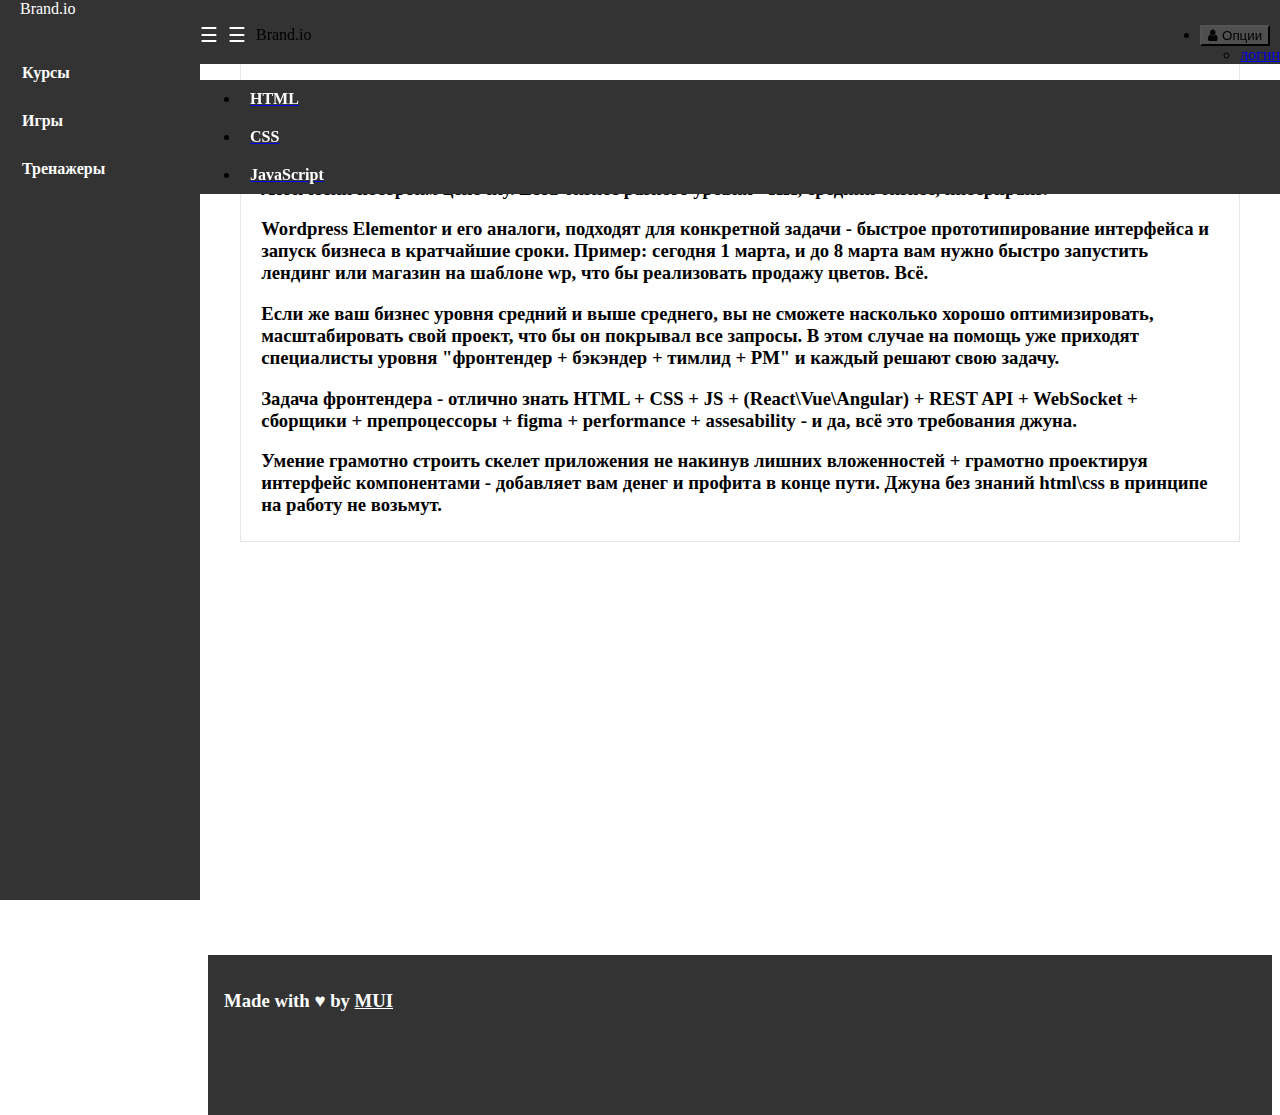
<file: index.html>
<!doctype html>
<html>
<head>
    <meta charset="utf-8">
    <meta http-equiv="X-UA-Compatible" content="IE=edge">
    <meta name="viewport" content="width=device-width, initial-scale=1">
    <title>MUI Landing Page with Extras</title>
    <link rel="stylesheet" href="//cdnjs.cloudflare.com/ajax/libs/font-awesome/4.7.0/css/font-awesome.min.css">
    <link rel="stylesheet" href="//cdnjs.cloudflare.com/ajax/libs/animate.css/3.5.2/animate.min.css">
    <link rel="stylesheet" href="//cdn.muicss.com/mui-latest/extra/mui-colors.min.css">

    <link href="//cdn.muicss.com/mui-latest/css/mui.min.css" rel="stylesheet" type="text/css" />
    <link href="cssmain.css" rel="stylesheet" type="text/css"/>
    <script src="//cdn.muicss.com/mui-latest/js/mui.min.js"></script>
    <script src="//code.jquery.com/jquery-2.1.4.min.js"></script>
    <script src="jsskript.js"></script>
</head>
<body>
    <div id="sidedrawer" class="mui--no-user-select">
        <div id="sidedrawer-brand" class="mui--appbar-line-height">
            <a class="mui--text-title" href="index.html">Brand.io</a>
        </div>
        <div class="mui-divider"></div>
        <ul>
            <li>
                <strong>Курсы</strong>
                <ul>
                    <li><a href="https://practicum.yandex.ru/frontend-developer-ab/">Yandex</a></li>
                    <li><a href="https://skillbox.ru/course/profession-developer-trial/?utm_source=yandex&utm_medium=cpc&utm_campaign=1873_profession-developer_yandex_cpc_poisk_course_ru_code-trial_skillbox_105214149&utm_content=adg_5381791759|ad_15681654002|ph_49559672434|key_---autotargeting|dev_desktop|pst_premium_4|rgnid_10939_Республика%20Коми|placement_none|creative_{creative_name}&utm_term=---autotargeting&yclid=7231862183104348159">Skillbox</a></li>
                    <li><a href="https://productstar.ru/dev-java-prof?utm_source=Yandex&utm_medium=cpc&utm_campaign=Search_Dev-Java-Prof_August_113768246&utm_term=обучение%20ява%20скрипт&utm_content=08-2024&roistat_referrer=none&roistat_pos=premium_3&roistat=direct4_search_16436229770_обучение%20ява%20скрипт&yclid=13939481950334222335">Productstar</a></li>
                </ul>
            </li>
            <li>
                <strong>Игры</strong>
                <ul>
                    <li><a href="gamecsshtml.html">HTML и CSS</a></li>
                    <li><a href="gamejs.html">JavaScript</a></li>
                </ul>
            </li>
            <li>
                <strong>Тренажеры</strong>
                <ul>
                    <li><a href="https://www.ozaria.com">Ozaria</a></li>
                    <li><a href="https://gridcritters.com/?ref=xranks">Grid Сritters</a></li>
                </ul>
            </li>
        </ul>
    </div>
</body>
<header id="header">
    <body>
        <div class="mui-appbar mui--appbar-line-height">
            <div class="mui-container-fluid">
                <a class="sidedrawer-toggle mui--visible-xs-inline-block mui--visible-sm-inline-block js-show-sidedrawer">☰</a>
                <a class="sidedrawer-toggle mui--hidden-xs mui--hidden-sm js-hide-sidedrawer">☰</a>
                <span class="mui--text-title mui--visible-xs-inline-block mui--visible-sm-inline-block">Brand.io</span>
                <div class="mui--text-right">
                    <ul class="mui-list--inline mui--text-body2">
                        <li>
                            <div class="mui-dropdown">
                                <button class="mui-btn mui-btn--primary" data-mui-toggle="dropdown">
                                    <i class="fa fa-user" aria-hidden="true"></i> Опции
                                    <span class="mui-caret"></span>
                                </button>
                                <ul class="mui-dropdown__menu">
                                    <li><a href="mem.html">логин</a></li>
                                </ul>
                            </div>
                        </li>
                    </ul>
                </div>
            </div>
        </div>
        <ul class="mui-tabs__bar mui-tabs__bar--justified">
            <li><a href="html.html"><h4>HTML</h4></a></li>
            <li><a href="css.html"><h4>CSS</h4></a></li>
            <li><a href="javaskript.html"><h4>JavaScript</h4></a></li>
        </ul>
        <div class="tab-content">
            <div class="mui-tabs__pane" id="pane-justified-1">Контент для HTML</div>
            <div class="mui-tabs__pane" id="pane-justified-2">Контент для CSS</div>
            <div class="mui-tabs__pane" id="pane-justified-3">Контент для JavaScript</div>
        </div>
    </body>
</header>
<div id="content-wrapper">
    <div class="mui--appbar-height"></div>
        <br>
        <div class="text">
                <div class="mui--text-center">
                    <h1>Стоит ли учить html, css,js в 2024?</h1>
                </div>
            <h3>У вас странные вопросы. HTML + CSS + JS это костяк всего веба который в принципе не заменим.</h3>
            <h3>Логически построим цепочку. Есть бизнес разного уровня - ИП, средний бизнес, интерпрайз.</h3>
            <h3>Wordpress Elementor и его аналоги, подходят для конкретной задачи - быстрое прототипирование интерфейса и запуск бизнеса в кратчайшие сроки. Пример: сегодня 1 марта, и до 8 марта вам нужно быстро запустить лендинг или магазин на шаблоне wp, что бы реализовать продажу цветов. Всё.</h3>
            <h3>Если же ваш бизнес уровня средний и выше среднего, вы не сможете насколько хорошо оптимизировать, масштабировать свой проект, что бы он покрывал все запросы. В этом случае на помощь уже приходят специалисты уровня "фронтендер + бэкэндер + тимлид + PM" и каждый решают свою задачу.</h3>
            <h3>Задача фронтендера - отлично знать HTML + CSS + JS + (React\Vue\Angular) + REST API + WebSocket + сборщики + препроцессоры + figma + performance + assesability - и да, всё это требования джуна.</h3>
            <h3>Умение грамотно строить скелет приложения не накинув лишних вложенностей + грамотно проектируя интерфейс компонентами - добавляет вам денег и профита в конце пути. Джуна без знаний html\css в принципе на работу не возьмут.</h3>
        </div>
    <div class="video-container">
        <div class="video-wrapper">
            <iframe src="https://vk.com/video_ext.php?oid=-77986122&id=456240804&hd=2&autoplay=1" frameborder="0" allow="clipboard-write; autoplay" webkitAllowFullScreen mozallowfullscreen allowFullScreen></iframe>
        </div>
    </div>
</div>
<footer id="footere">
    <div class="mui-container-fluid">
            <h3>
                Made with ♥ by <a href="https://www.muicss.com">MUI</a>
            </h3>
    </div>
</footer>
</body>
</html>
</file>
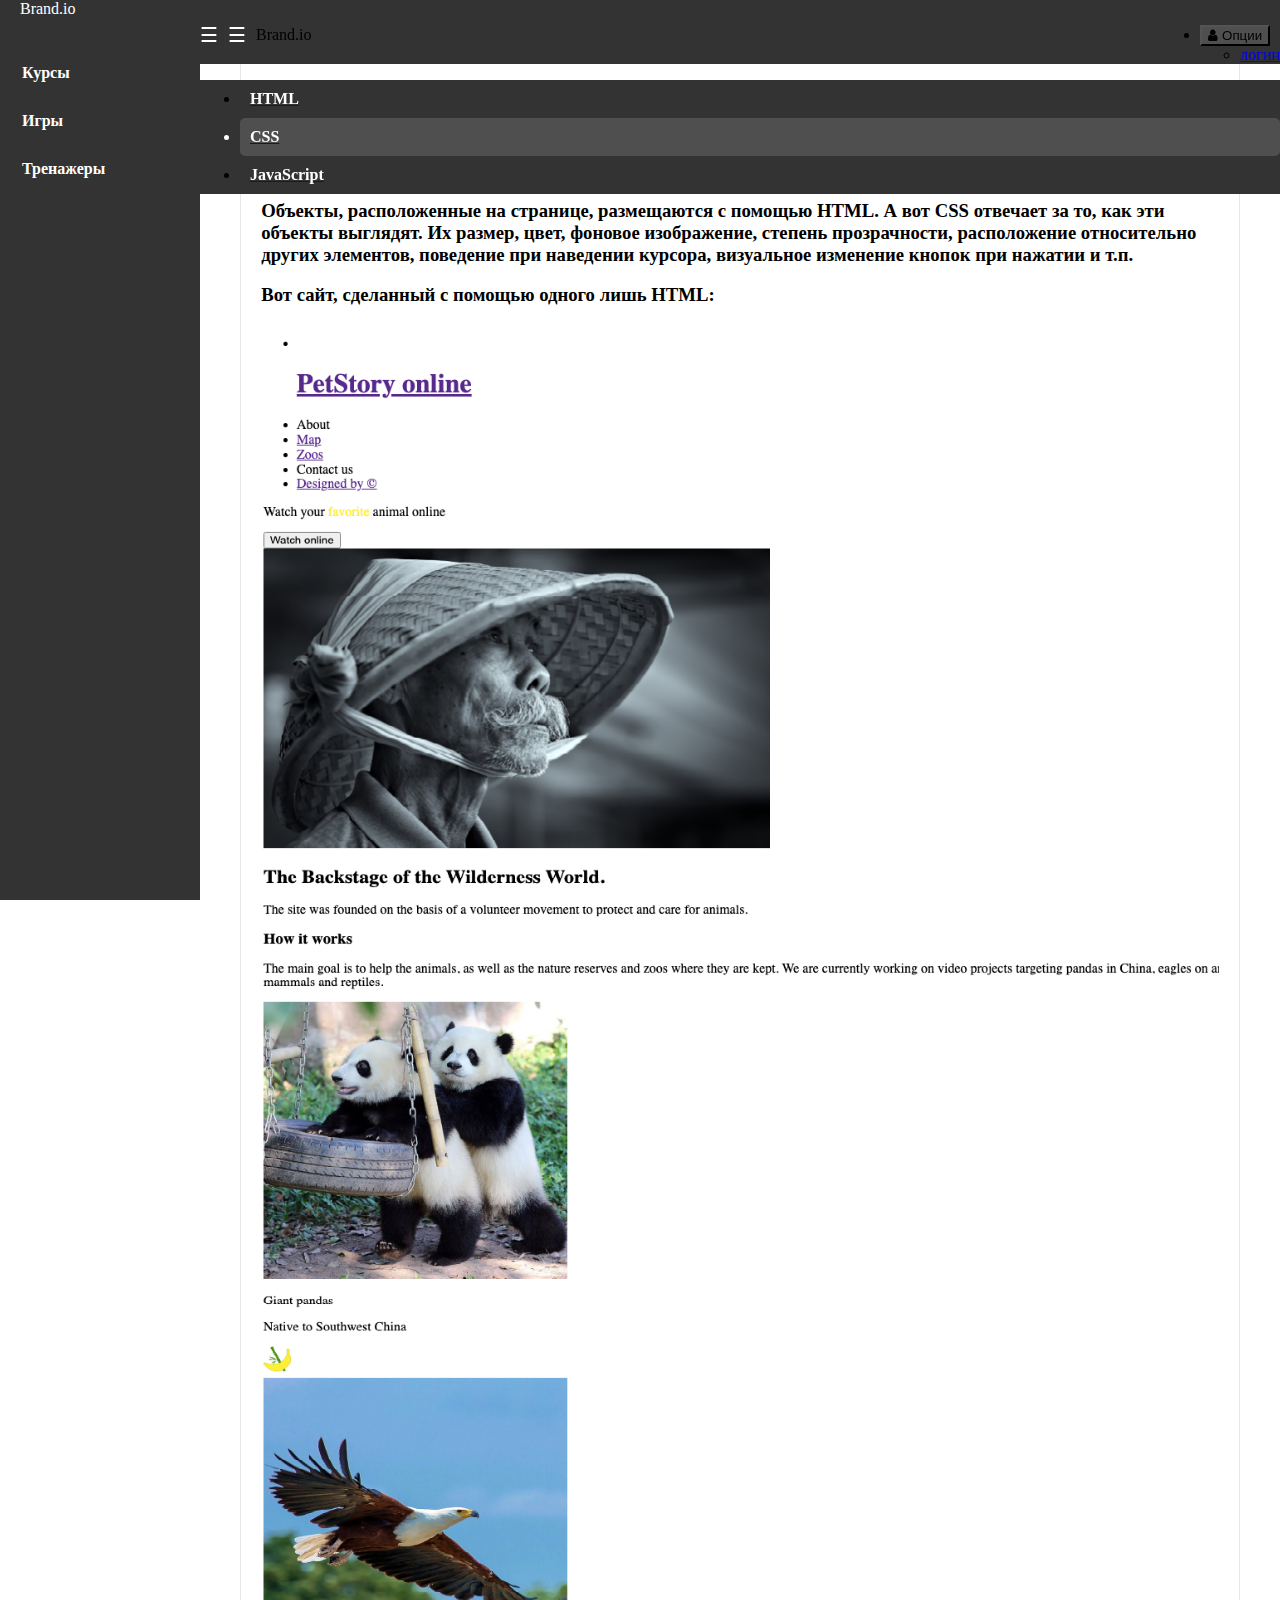
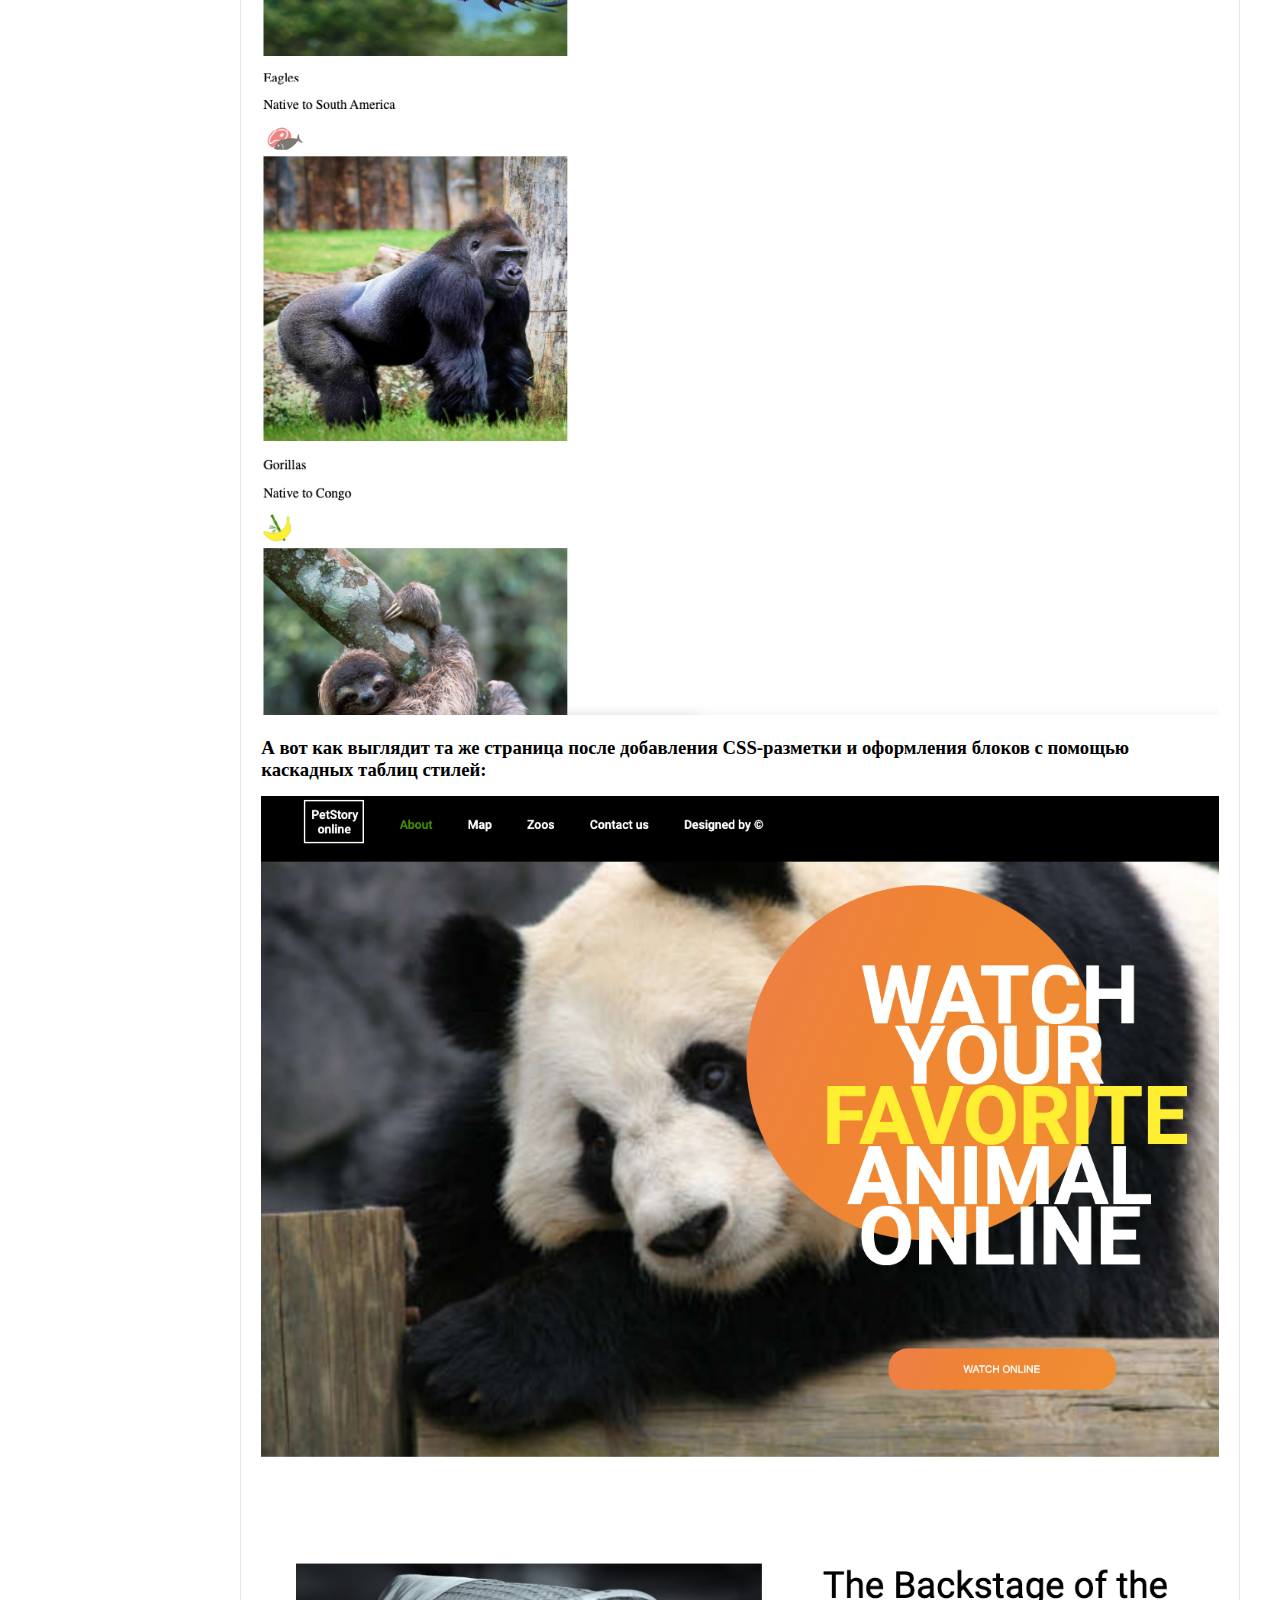
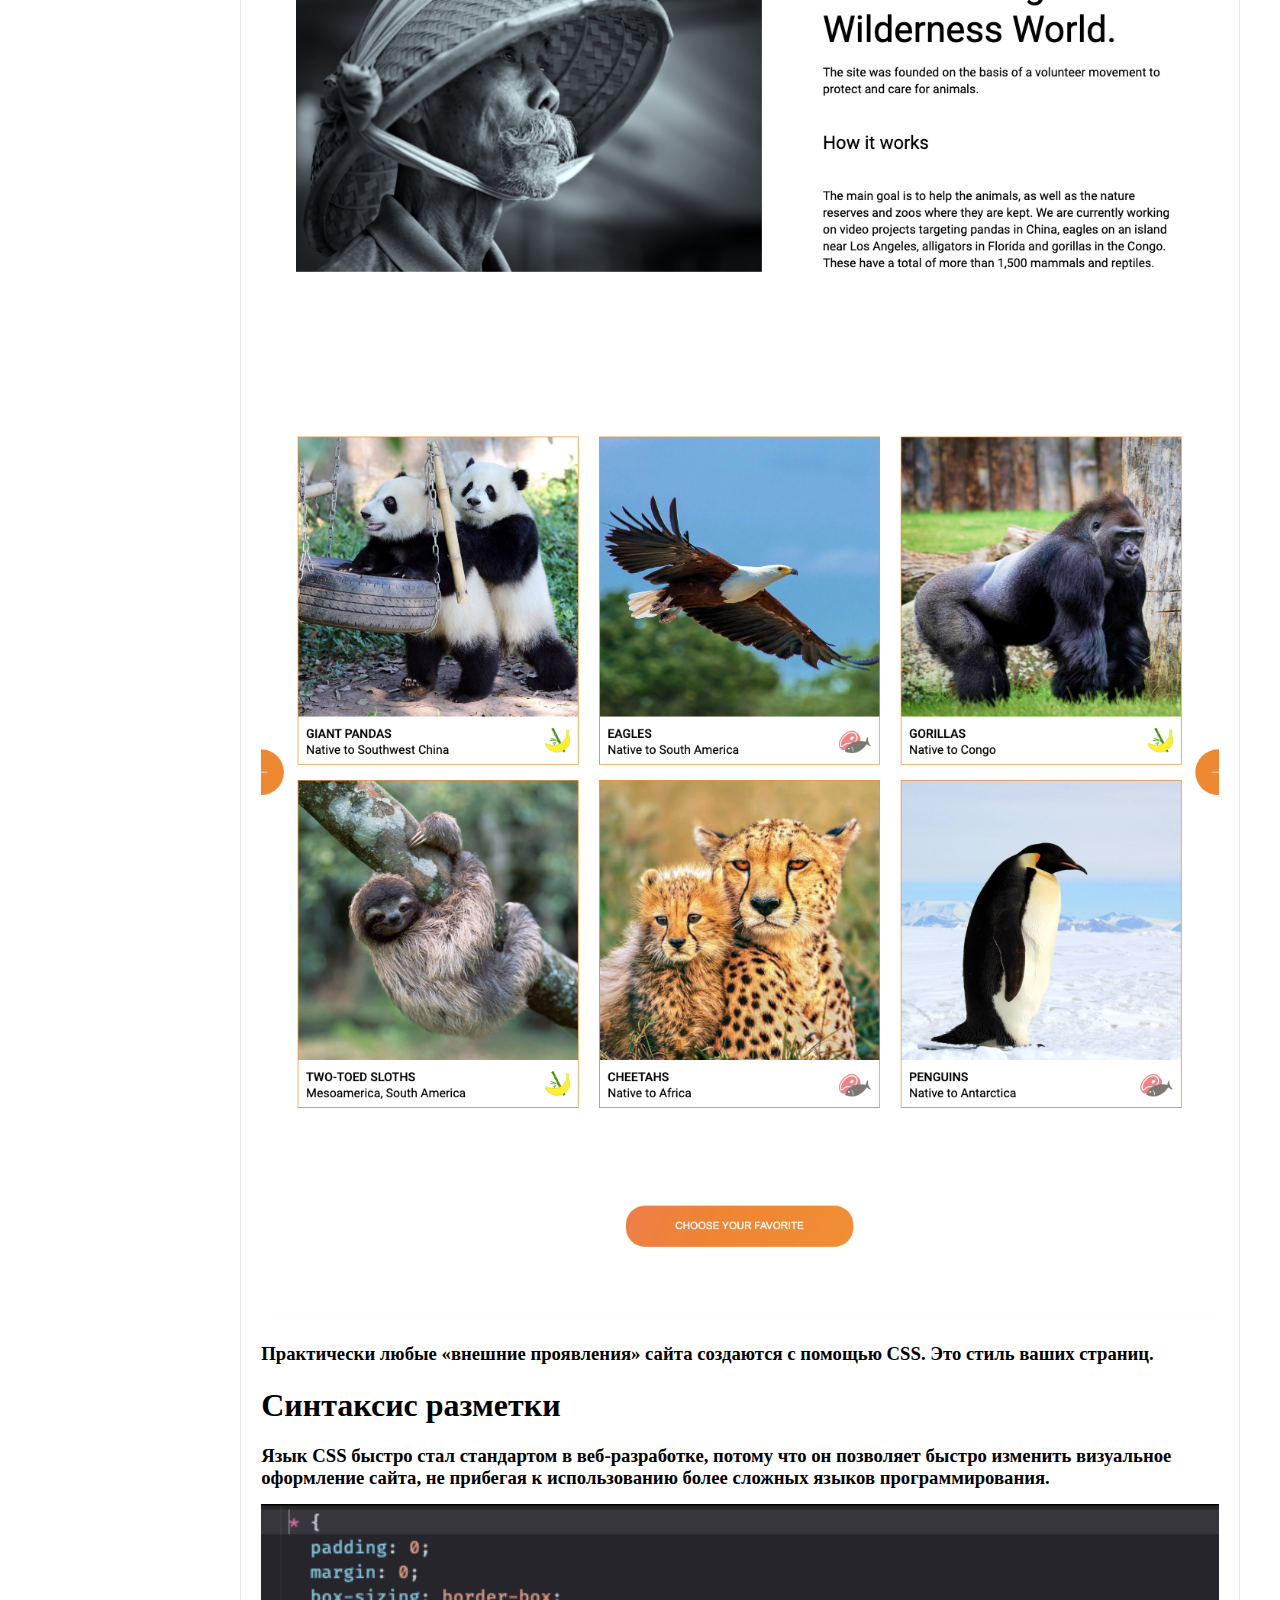
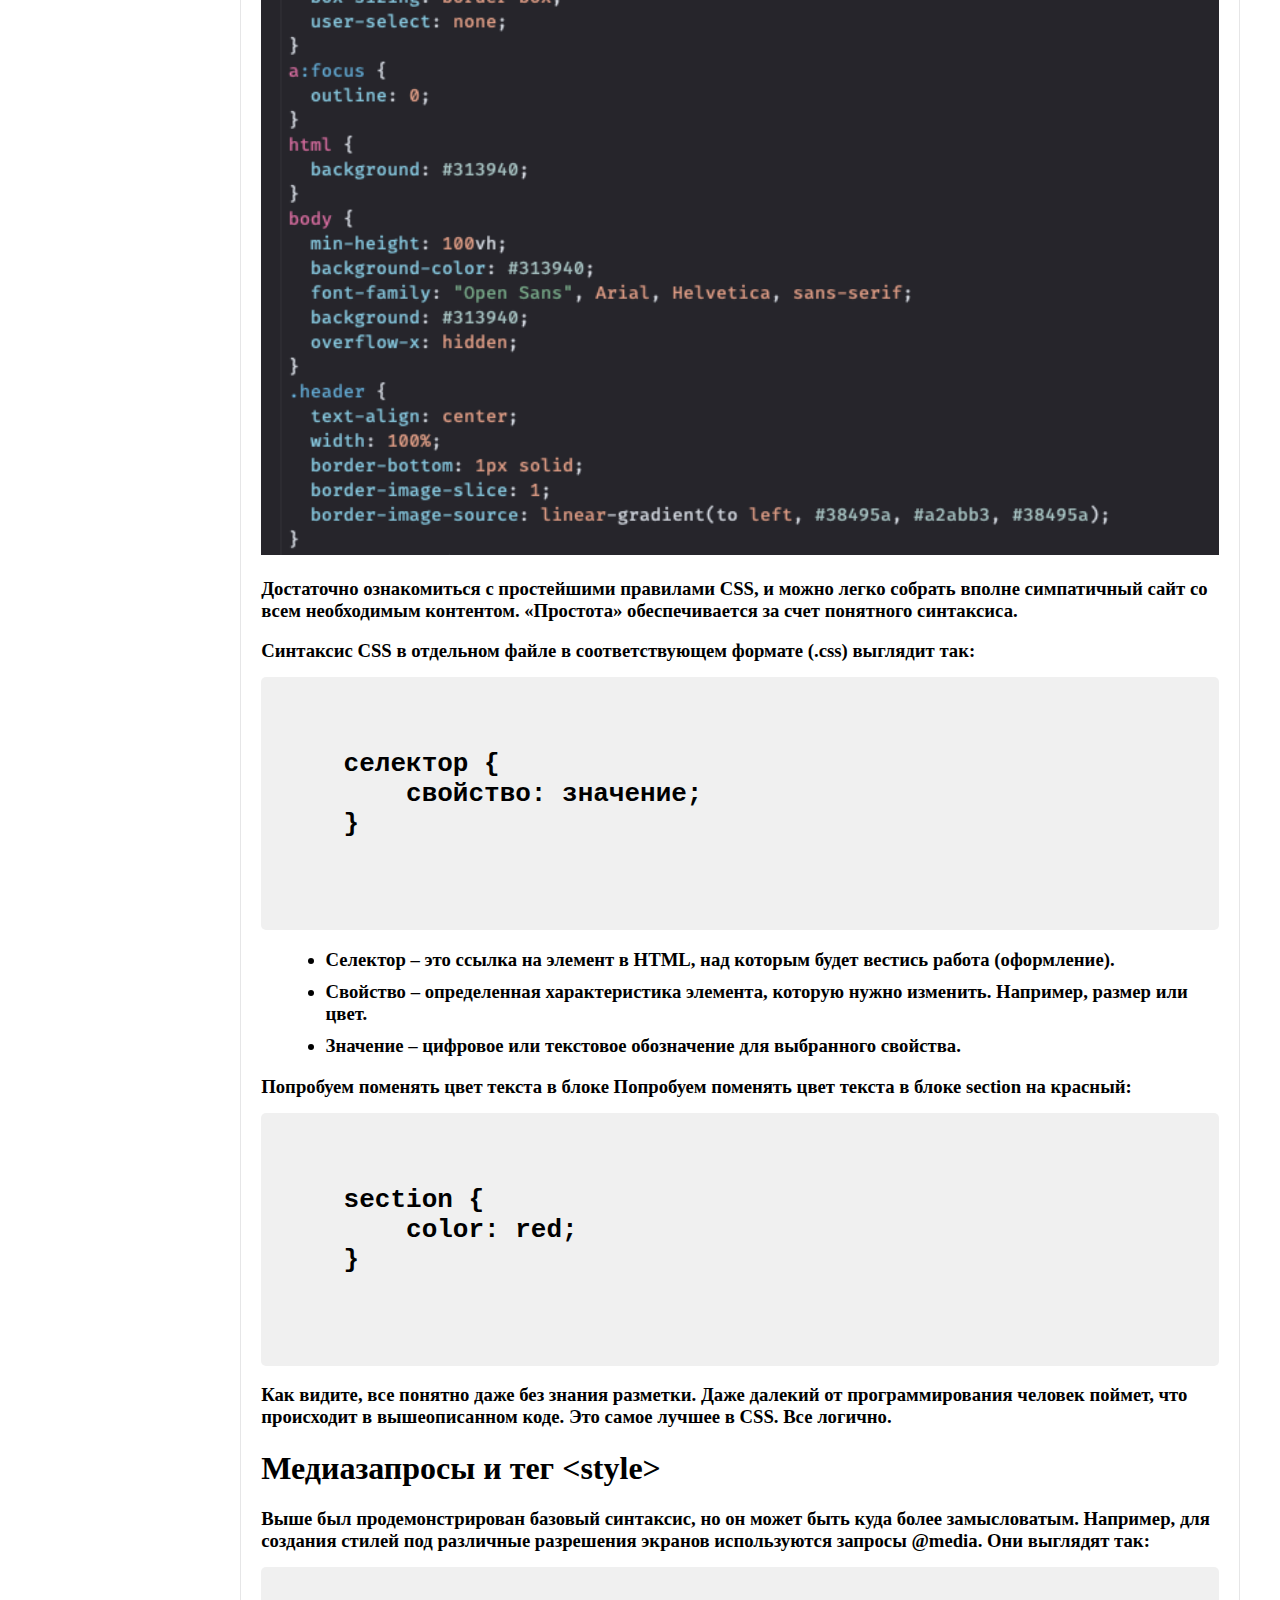
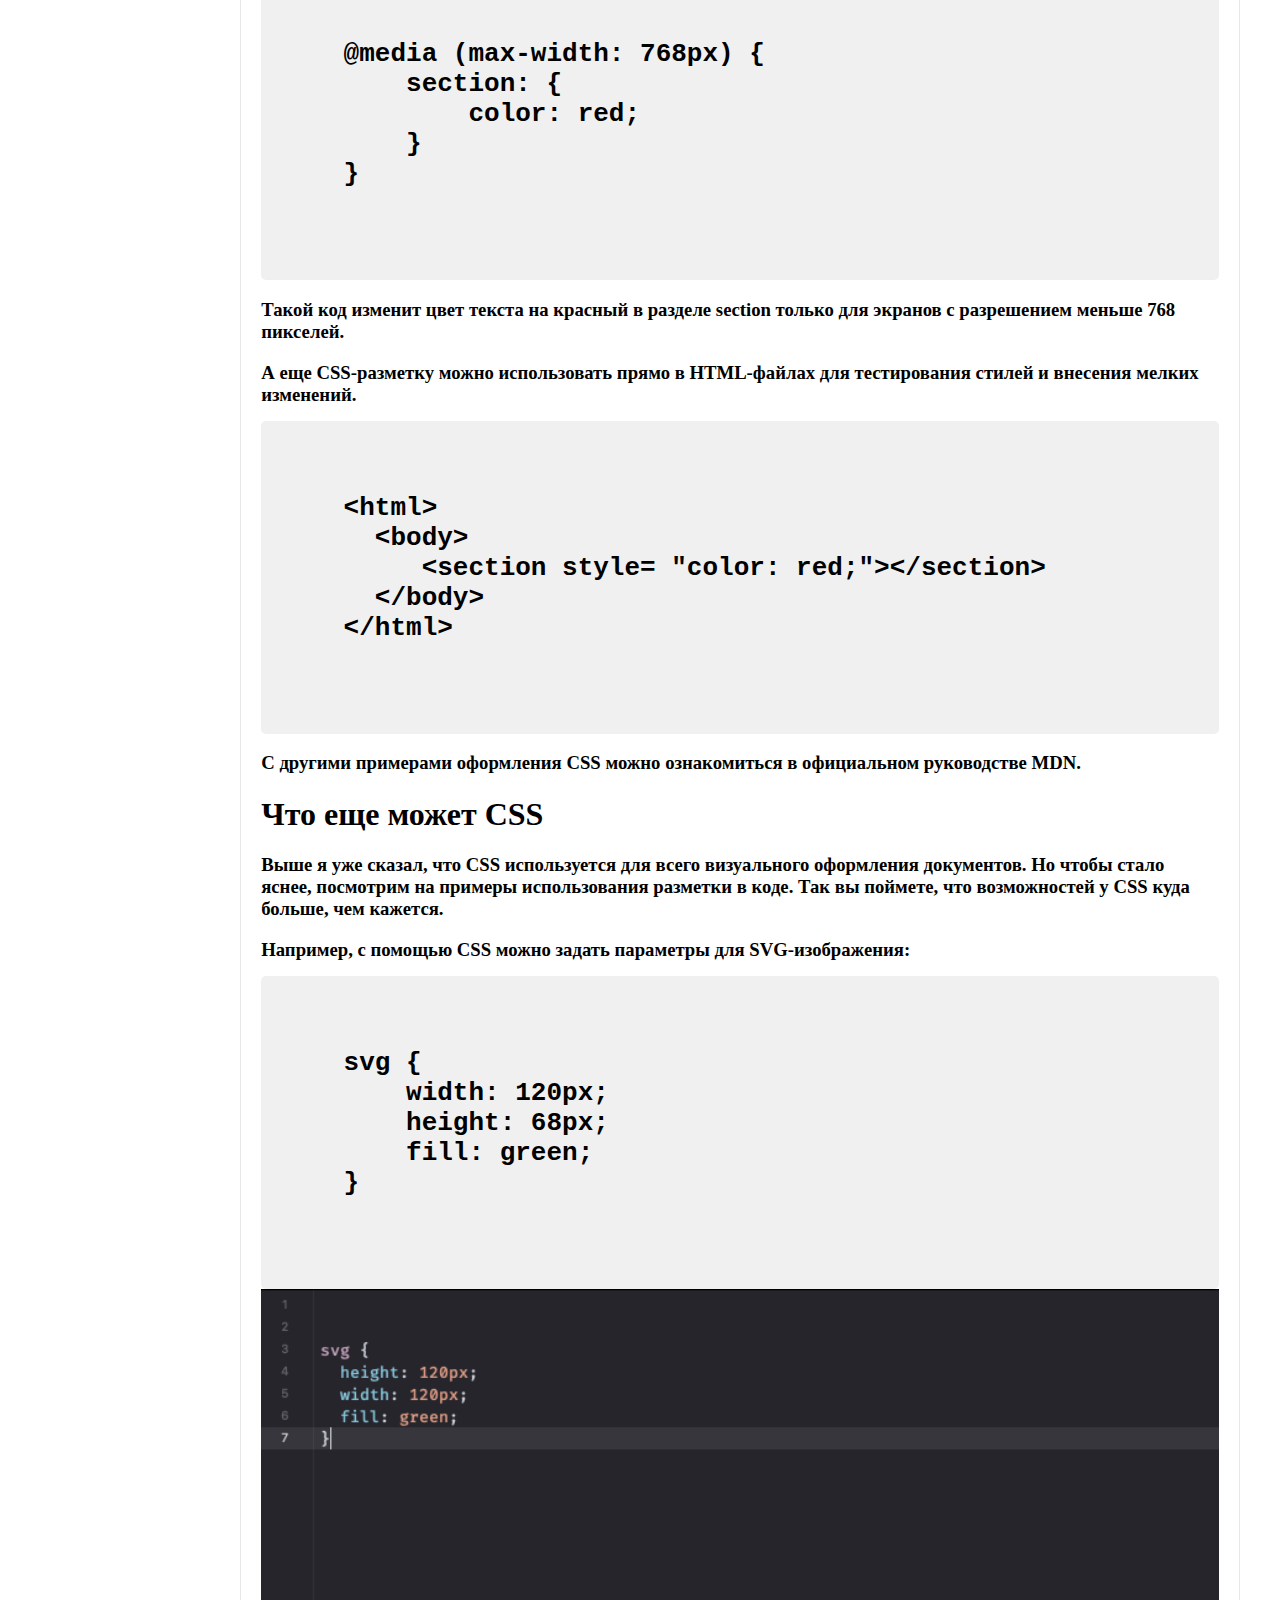
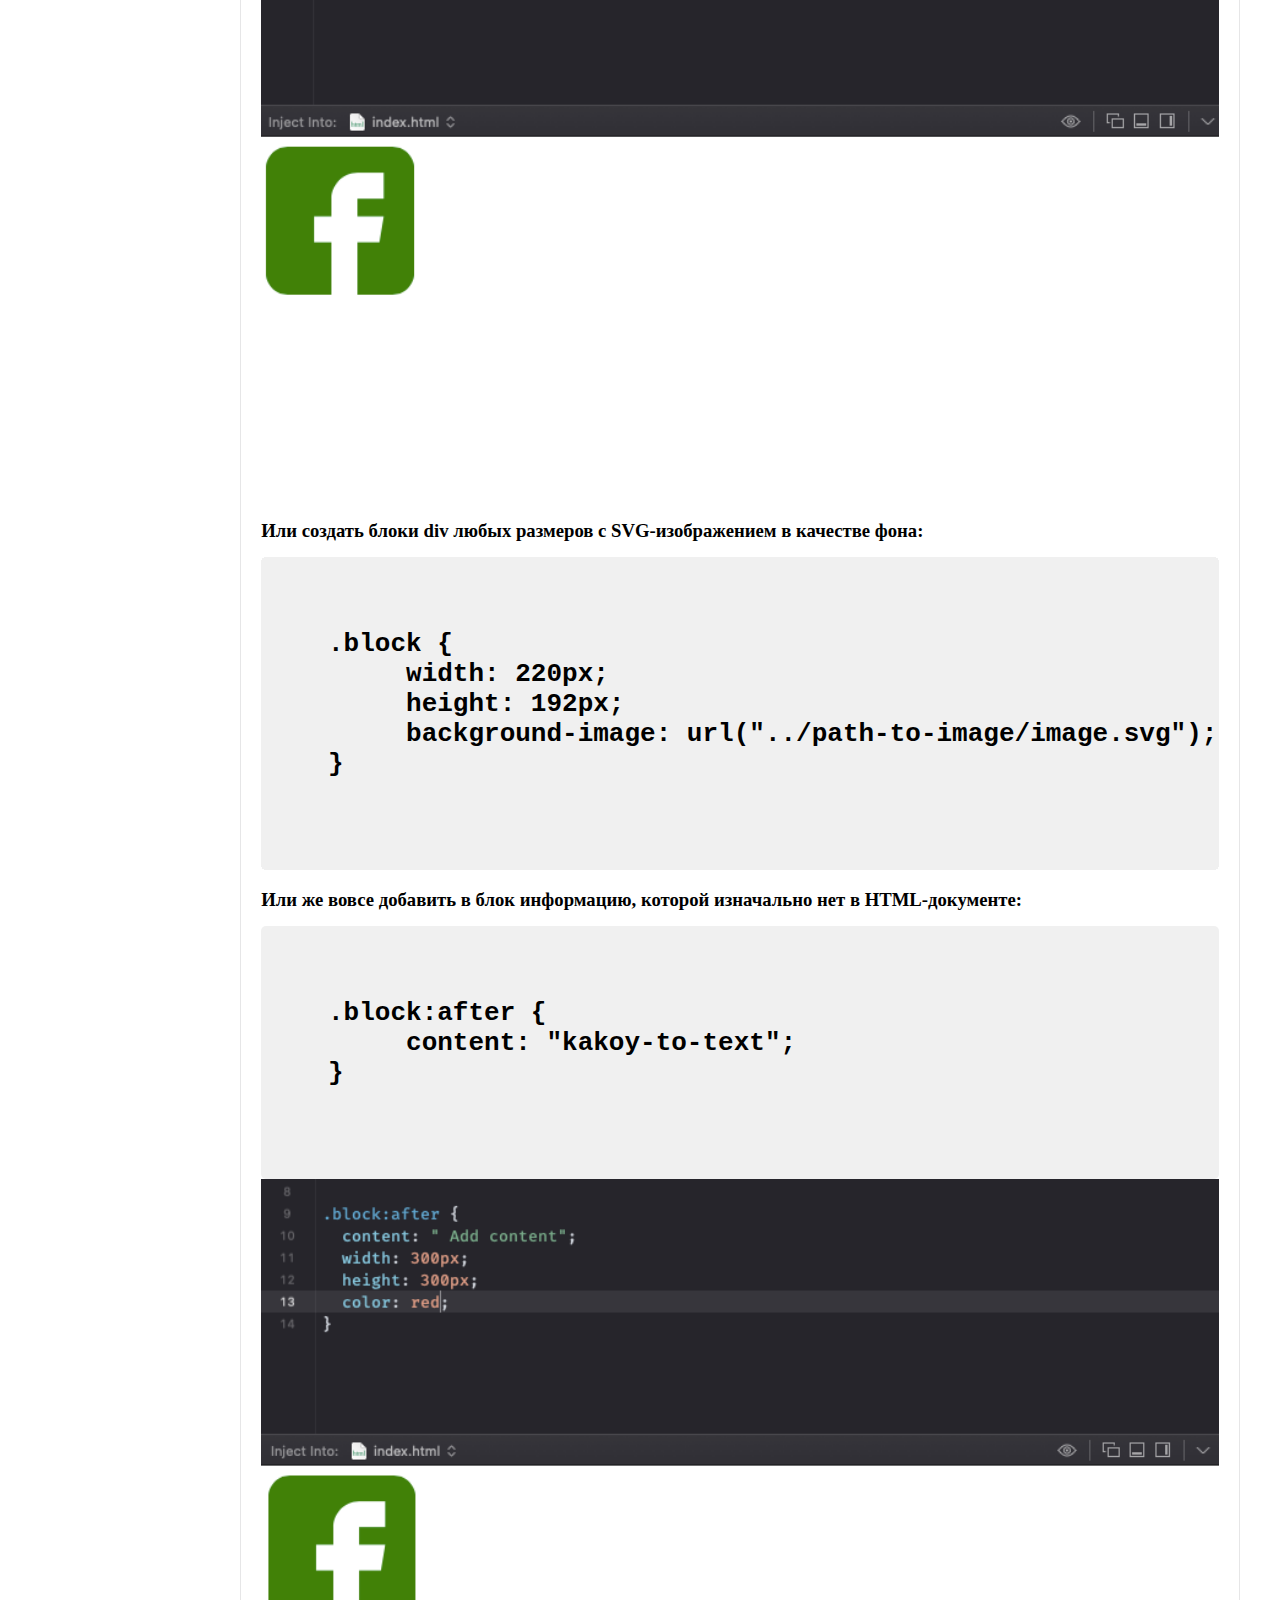
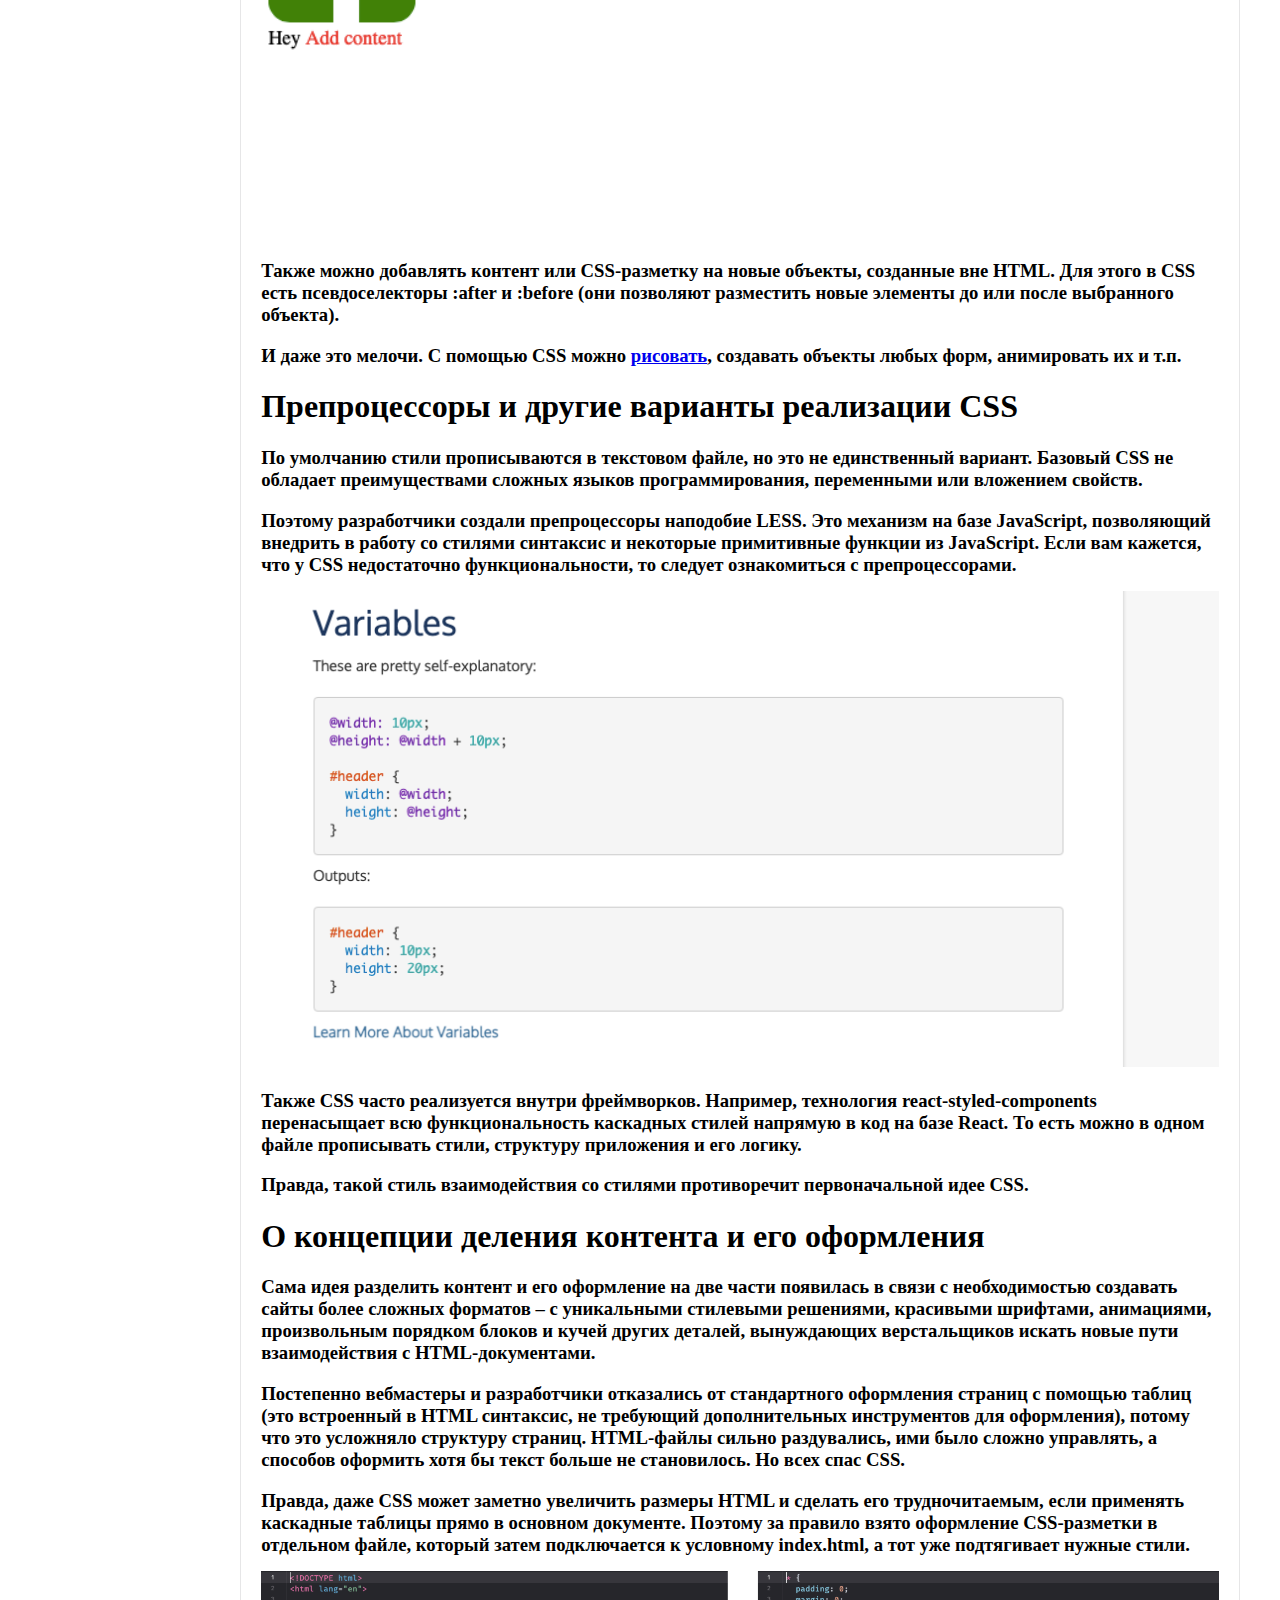
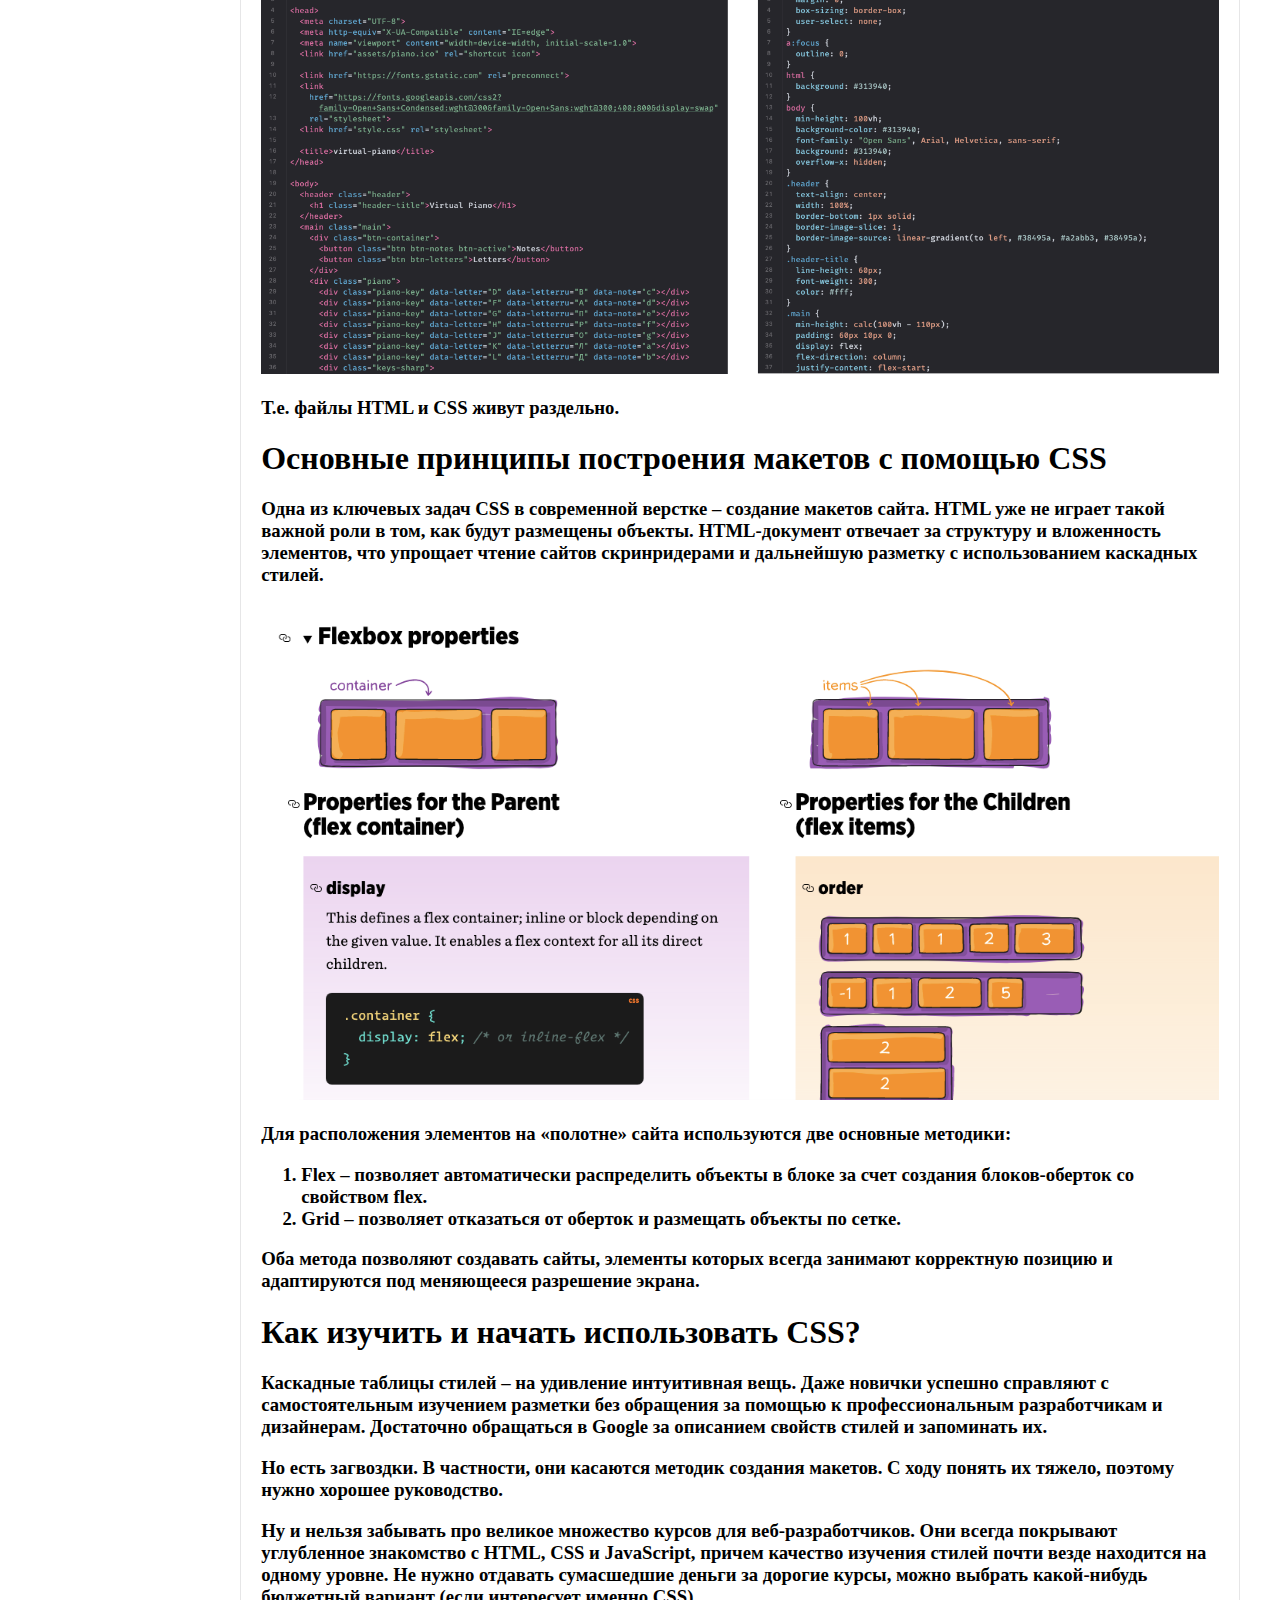
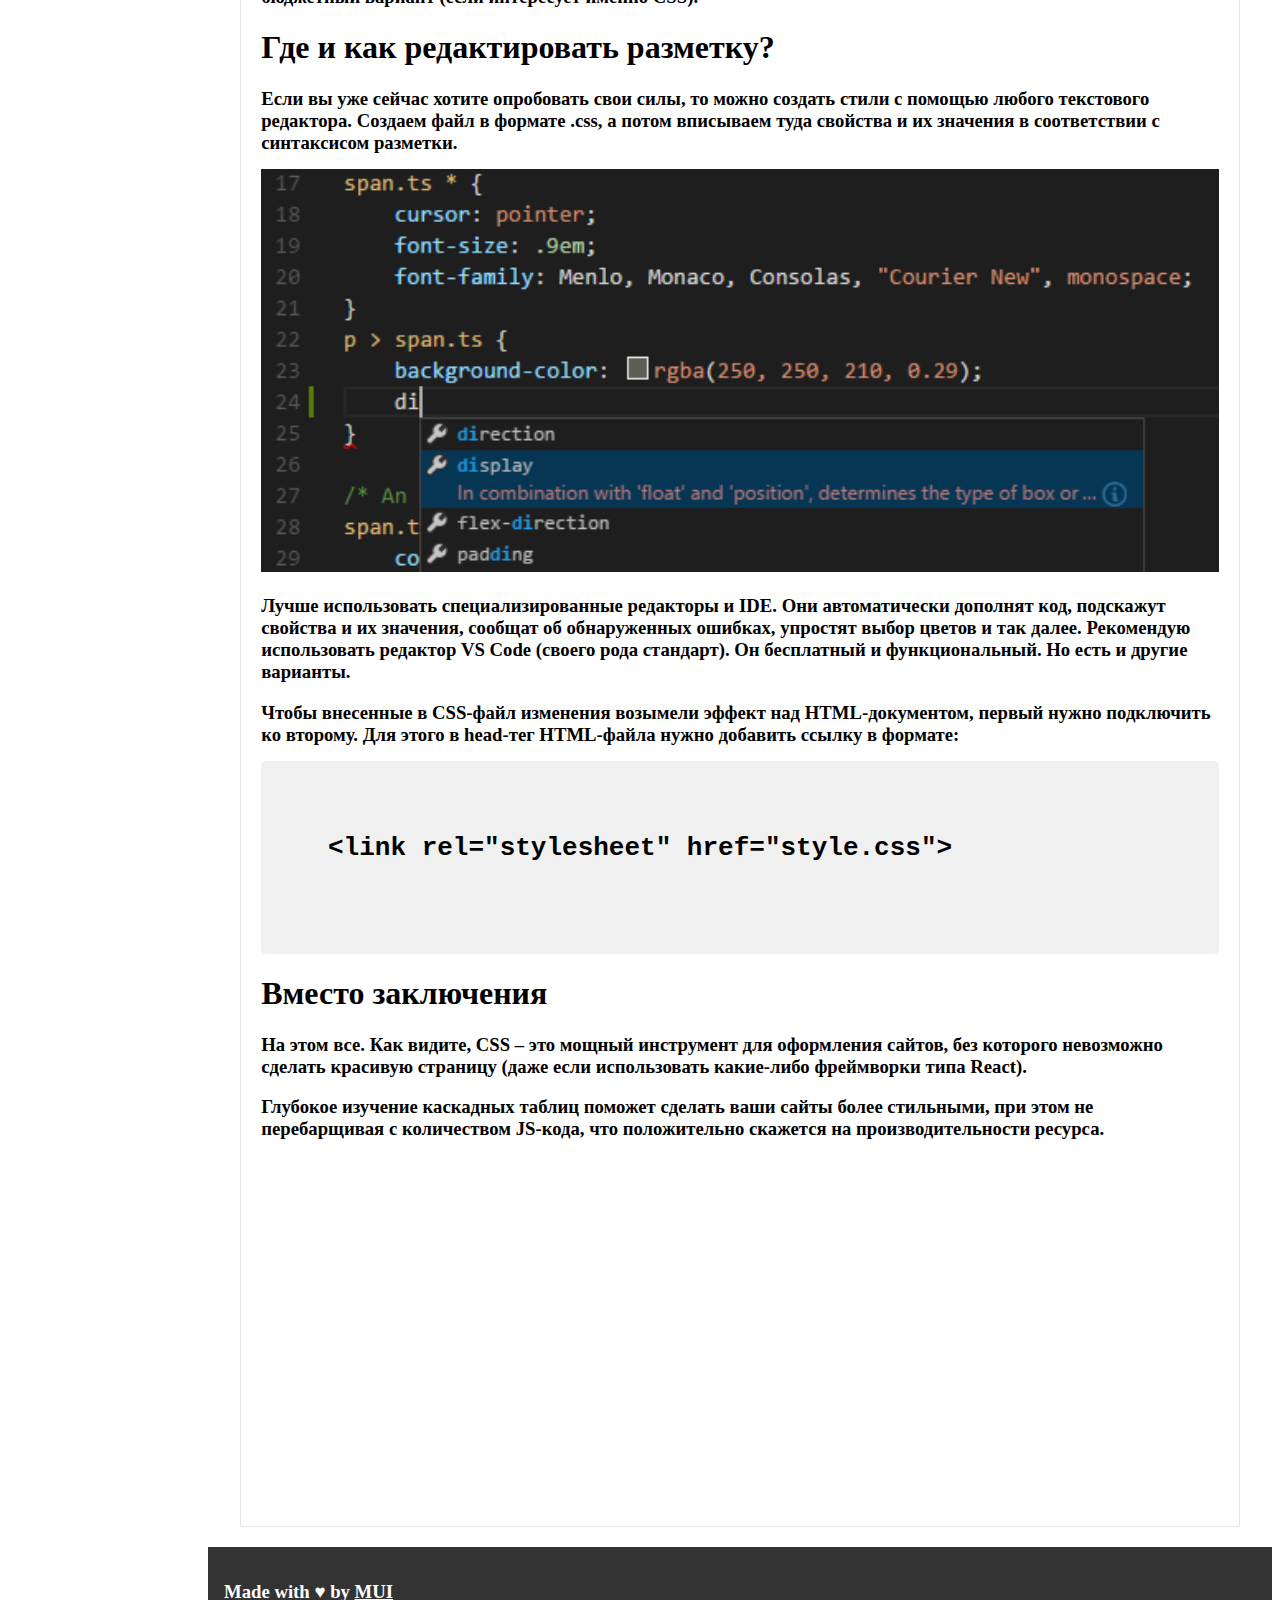
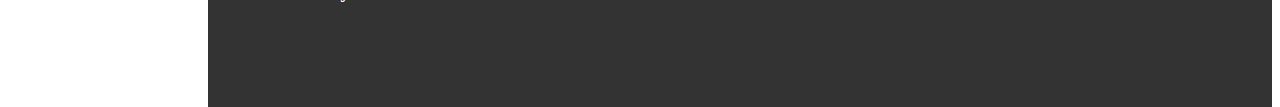
<file: css.html>
<!doctype html>
<html>
<head>
    <meta charset="utf-8">
    <meta http-equiv="X-UA-Compatible" content="IE=edge">
    <meta name="viewport" content="width=device-width, initial-scale=1">
    <title>MUI Landing Page with Extras</title>
    <link rel="stylesheet" href="//cdnjs.cloudflare.com/ajax/libs/font-awesome/4.7.0/css/font-awesome.min.css">
    <link rel="stylesheet" href="//cdnjs.cloudflare.com/ajax/libs/animate.css/3.5.2/animate.min.css">
    <link rel="stylesheet" href="//cdn.muicss.com/mui-latest/extra/mui-colors.min.css">

    <link href="//cdn.muicss.com/mui-latest/css/mui.min.css" rel="stylesheet" type="text/css" />
    <link href="cssmain.css" rel="stylesheet" type="text/css"/>
    <script src="//cdn.muicss.com/mui-0.10.3/js/mui.js"></script>
    <script src="//cdn.muicss.com/mui-latest/js/mui.min.js"></script>
    <script src="//code.jquery.com/jquery-2.1.4.min.js"></script>
    <script src="jsskript.js"></script>
</head>
<body>
<div id="sidedrawer" class="mui--no-user-select">
    <div id="sidedrawer-brand" class="mui--appbar-line-height">
        <a class="mui--text-title" href="index.html">Brand.io</a>
    </div>
    <div class="mui-divider"></div>
    <ul>
        <li>
            <strong>Курсы</strong>
            <ul>
                <li><a href="https://practicum.yandex.ru/frontend-developer-ab/">Yandex</a></li>
                <li><a href="https://skillbox.ru/course/profession-developer-trial/?utm_source=yandex&utm_medium=cpc&utm_campaign=1873_profession-developer_yandex_cpc_poisk_course_ru_code-trial_skillbox_105214149&utm_content=adg_5381791759|ad_15681654002|ph_49559672434|key_---autotargeting|dev_desktop|pst_premium_4|rgnid_10939_Республика%20Коми|placement_none|creative_{creative_name}&utm_term=---autotargeting&yclid=7231862183104348159">Skillbox</a></li>
                <li><a href="https://productstar.ru/dev-java-prof?utm_source=Yandex&utm_medium=cpc&utm_campaign=Search_Dev-Java-Prof_August_113768246&utm_term=обучение%20ява%20скрипт&utm_content=08-2024&roistat_referrer=none&roistat_pos=premium_3&roistat=direct4_search_16436229770_обучение%20ява%20скрипт&yclid=13939481950334222335">Productstar</a></li>
            </ul>
        </li>
        <li>
            <strong>Игры</strong>
            <ul>
                <li><a href="gamecsshtml.html">HTML и CSS</a></li>
                <li><a href="gamejs.html">JavaScript</a></li>
            </ul>
        </li>
        <li>
            <strong>Тренажеры</strong>
            <ul>
                <li><a href="https://www.ozaria.com">Ozaria</a></li>
                <li><a href="https://gridcritters.com/?ref=xranks">Grid Сritters</a></li>
            </ul>
        </li>
    </ul>
</div>
</body>
<header id="header">
    <body>
    <div class="mui-appbar mui--appbar-line-height">
        <div class="mui-container-fluid">
            <a class="sidedrawer-toggle mui--visible-xs-inline-block mui--visible-sm-inline-block js-show-sidedrawer">☰</a>
            <a class="sidedrawer-toggle mui--hidden-xs mui--hidden-sm js-hide-sidedrawer">☰</a>
            <span class="mui--text-title mui--visible-xs-inline-block mui--visible-sm-inline-block">Brand.io</span>
            <div class="mui--text-right">
                <ul class="mui-list--inline mui--text-body2">
                    <li>
                        <div class="mui-dropdown">
                            <button class="mui-btn mui-btn--primary" data-mui-toggle="dropdown">
                                <i class="fa fa-user" aria-hidden="true"></i> Опции
                                <span class="mui-caret"></span>
                            </button>
                            <ul class="mui-dropdown__menu">
                                <li><a href="mem.html">логин</a></li>
                            </ul>
                        </div>
                    </li>
                </ul>
            </div>
        </div>
    </div>
    <ul class="mui-tabs__bar mui-tabs__bar--justified">
        <li><a href="html.html"><h4>HTML</h4></a></li>
        <li class="tag-2"><a href="css.html"><h4>CSS</h4></a></li>
        <li><a href="javaskript.html"><h4>JavaScript</h4></a></li>
    </ul>
    <div class="tab-content">
        <div class="mui-tabs__pane" id="pane-justified-1">Контент для HTML</div>
        <div class="mui-tabs__pane" id="pane-justified-2">Контент для CSS</div>
        <div class="mui-tabs__pane" id="pane-justified-3">Контент для JavaScript</div>
    </div>
    </body>
</header>
<div id="content-wrapper">
    <div class="mui--appbar-height"></div>
    <div class="text">
        <div class="mui--text-left">
            <br>
            <div class="mui--text-center">
            <h1>
                Основы CSS
            </h1>
            </div>
            <h3>
                Аббревиатура CSS расшифровывается как Cascading Style Sheets, что в переводе означает «каскадные таблицы стилей». Это язык разметки, используемый для визуального оформления веб-сайтов.
            </h3>
            <h3>
                Объекты, расположенные на странице, размещаются с помощью HTML. А вот CSS отвечает за то, как эти объекты выглядят. Их размер, цвет, фоновое изображение, степень прозрачности, расположение относительно других элементов, поведение при наведении курсора, визуальное изменение кнопок при нажатии и т.п.
            </h3>
            <h3>
                Вот сайт, сделанный с помощью одного лишь HTML:
            </h3>
            <div class="mui--text-center">
                <div class="stk-mask" data-ce-tag="mask">
                    <img src="/img/css1.png" width="800" height="480">
                </div>
            </div>
            <h3>
                А вот как выглядит та же страница после добавления CSS-разметки и оформления блоков с помощью каскадных таблиц стилей:
            </h3>
            <div class="mui--text-center">
                <div class="stk-mask" data-ce-tag="mask">
                    <img src="/img/css2.png" width="800" height="480">
                </div>
            </div>
            <h3>
                Практически любые «внешние проявления» сайта создаются с помощью CSS. Это стиль ваших страниц.
            </h3>
            <h1>
                Синтаксис разметки
            </h1>
            <h3>
                Язык CSS быстро стал стандартом в веб-разработке, потому что он позволяет быстро изменить визуальное оформление сайта, не прибегая к использованию более сложных языков программирования.
            </h3>
            <div class="mui--text-center">
                <div class="stk-mask" data-ce-tag="mask">
                    <img src="/img/css3.png" width="800" height="480">
                </div>
            </div>
            <h3>
                Достаточно ознакомиться с простейшими правилами CSS, и можно легко собрать вполне симпатичный сайт со всем необходимым контентом. «Простота» обеспечивается за счет понятного синтаксиса.
            </h3>
            <h3>
                Синтаксис CSS в отдельном файле в соответствующем формате (.css) выглядит так:
            </h3>
            <div class="baner-2"><h3><pre>
    селектор {
        свойство: значение;
    }
            </pre></h3></div>
            <div class="zag">
                <h3>
                    <ul>
                        <li class="stk-reset">Селектор – это ссылка на элемент в HTML, над которым будет вестись работа (оформление).</li>
                        <li class="stk-reset">Свойство – определенная характеристика элемента, которую нужно изменить. Например, размер или цвет.</li>
                        <li class="stk-reset">Значение – цифровое или текстовое обозначение для выбранного свойства. </li>
                    </ul>
                </h3>
            </div>
            <h3>
                Попробуем поменять цвет текста в блоке Попробуем поменять цвет текста в блоке section на красный:
            </h3>
            <div class="baner-2"><h3><pre>
    section {
        color: red;
    }
            </pre></h3></div>
            <h3>
                Как видите, все понятно даже без знания разметки. Даже далекий от программирования человек поймет, что происходит в вышеописанном коде. Это самое лучшее в CSS. Все логично.
            </h3>
            <h1>
                Медиазапросы и тег &lt;style&gt;
            </h1>
            <h3>
                Выше был продемонстрирован базовый синтаксис, но он может быть куда более замысловатым. Например, для создания стилей под различные разрешения экранов используются запросы @media. Они выглядят так:
            </h3>
            <div class="baner-2"><h3><pre>
    @media (max-width: 768px) {
        section: {
            color: red;
        }
    }
            </pre></h3></div>
            <h3>
                Такой код изменит цвет текста на красный в разделе section только для экранов с разрешением меньше 768 пикселей.
            </h3>
            <h3>
                А еще CSS-разметку можно использовать прямо в HTML-файлах для тестирования стилей и внесения мелких изменений.
            </h3>
            <div class="baner-2"><h3><pre>
    &lt;html&gt;
      &lt;body&gt;
         &lt;section style= "color: red;">&lt;/section&gt;
      &lt;/body&gt;
    &lt;/html&gt;
            </pre></h3></div>
            <h3>
                С другими примерами оформления CSS можно ознакомиться в официальном руководстве MDN.
            </h3>
            <h1>
                Что еще может CSS
            </h1>
            <h3>
                Выше я уже сказал, что CSS используется для всего визуального оформления документов. Но чтобы стало яснее, посмотрим на примеры использования разметки в коде. Так вы поймете, что возможностей у CSS куда больше, чем кажется.
            </h3>
            <h3>
                Например, с помощью CSS можно задать параметры для SVG-изображения:
            </h3>
            <div class="baner-2"><h3><pre>
    svg {
        width: 120px;
        height: 68px;
        fill: green;
    }
            </pre></h3></div>
            <div class="mui--text-center">
                <div class="stk-mask" data-ce-tag="mask">
                    <img src="/img/css4.png" width="800" height="480">
                </div>
            </div>
            <h3>
                Или создать блоки div любых размеров с SVG-изображением в качестве фона:
            </h3>
            <div class="baner-2"><h3><pre>
   .block {
        width: 220px;
        height: 192px;
        background-image: url("../path-to-image/image.svg");
   }
            </pre></h3></div>
            <h3>
                Или же вовсе добавить в блок информацию, которой изначально нет в HTML-документе:
            </h3>
            <div class="baner-2"><h3><pre>
   .block:after {
        content: "kakoy-to-text";
   }
            </pre></h3></div>
            <div class="mui--text-center">
                <div class="stk-mask" data-ce-tag="mask">
                    <img src="/img/css5.png" width="800" height="480">
                </div>
            </div>
            <h3>
                Также можно добавлять контент или CSS-разметку на новые объекты, созданные вне HTML. Для этого в CSS есть псевдоселекторы :after и :before (они позволяют разместить новые элементы до или после выбранного объекта).
            </h3>
            <h3>
                И даже это мелочи. С помощью CSS можно <a href="https://github.com/cyanharlow/purecss-francine">рисовать</a>, создавать объекты любых форм, анимировать их и т.п.
            </h3>
            <h1>
                Препроцессоры и другие варианты реализации CSS
            </h1>
            <h3>
                По умолчанию стили прописываются в текстовом файле, но это не единственный вариант. Базовый CSS не обладает преимуществами сложных языков программирования, переменными или вложением свойств.
            </h3>
            <h3>
                Поэтому разработчики создали препроцессоры наподобие LESS. Это механизм на базе JavaScript, позволяющий внедрить в работу со стилями синтаксис и некоторые примитивные функции из JavaScript. Если вам кажется, что у CSS недостаточно функциональности, то следует ознакомиться с препроцессорами.
            </h3>
            <div class="mui--text-center">
                <div class="stk-mask" data-ce-tag="mask">
                    <img src="/img/css6.png" width="800" height="480">
                </div>
            </div>
            <h3>
                Также CSS часто реализуется внутри фреймворков. Например, технология react-styled-components перенасыщает всю функциональность каскадных стилей напрямую в код на базе React. То есть можно в одном файле прописывать стили, структуру приложения и его логику.
            </h3>
            <h3>
                Правда, такой стиль взаимодействия со стилями противоречит первоначальной идее CSS.
            </h3>
            <h1>
                О концепции деления контента и его оформления
            </h1>
            <h3>
                Сама идея разделить контент и его оформление на две части появилась в связи с необходимостью создавать сайты более сложных форматов – с уникальными стилевыми решениями, красивыми шрифтами, анимациями, произвольным порядком блоков и кучей других деталей, вынуждающих верстальщиков искать новые пути взаимодействия с HTML-документами.
            </h3>
            <h3>
                Постепенно вебмастеры и разработчики отказались от стандартного оформления страниц с помощью таблиц (это встроенный в HTML синтаксис, не требующий дополнительных инструментов для оформления), потому что это усложняло структуру страниц. HTML-файлы сильно раздувались, ими было сложно управлять, а способов оформить хотя бы текст больше не становилось. Но всех спас CSS.
            </h3>
            <h3>
                Правда, даже CSS может заметно увеличить размеры HTML и сделать его трудночитаемым, если применять каскадные таблицы прямо в основном документе. Поэтому за правило взято оформление CSS-разметки в отдельном файле, который затем подключается к условному index.html, а тот уже подтягивает нужные стили.
            </h3>
            <div class="mui--text-center">
                <div class="stk-mask" data-ce-tag="mask">
                    <img src="/img/css7.png" width="800" height="480">
                </div>
            </div>
            <h3>
                Т.е. файлы HTML и CSS живут раздельно.
            </h3>
            <h1>
                Основные принципы построения макетов с помощью CSS
            </h1>
            <h3>
                Одна из ключевых задач CSS в современной верстке – создание макетов сайта. HTML уже не играет такой важной роли в том, как будут размещены объекты. HTML-документ отвечает за структуру и вложенность элементов, что упрощает чтение сайтов скринридерами и дальнейшую разметку с использованием каскадных стилей.
            </h3>
            <div class="mui--text-center">
                <div class="stk-mask" data-ce-tag="mask">
                    <img src="/img/css8.png" width="800" height="480">
                </div>
            </div>
            <h3>
                Для расположения элементов на «полотне» сайта используются две основные методики:
            </h3>
            <h3>
            <ol>
                <li>
                     Flex – позволяет автоматически распределить объекты в блоке за счет создания блоков-оберток со свойством flex.
                </li>
                <li>
                    Grid – позволяет отказаться от оберток и размещать объекты по сетке.
                </li>
            </ol>
            </h3>
            <h3>
                Оба метода позволяют создавать сайты, элементы которых всегда занимают корректную позицию и адаптируются под меняющееся разрешение экрана.
            </h3>

            <h1>
                Как изучить и начать использовать CSS?
            </h1>
            <h3>
                Каскадные таблицы стилей – на удивление интуитивная вещь. Даже новички успешно справляют с самостоятельным изучением разметки без обращения за помощью к профессиональным разработчикам и дизайнерам. Достаточно обращаться в Google за описанием свойств стилей и запоминать их.
            </h3>
            <h3>
                Но есть загвоздки. В частности, они касаются методик создания макетов. С ходу понять их тяжело, поэтому нужно хорошее руководство.
            </h3>
            <h3>
                Ну и нельзя забывать про великое множество курсов для веб-разработчиков. Они всегда покрывают углубленное знакомство с HTML, CSS и JavaScript, причем качество изучения стилей почти везде находится на одному уровне. Не нужно отдавать сумасшедшие деньги за дорогие курсы, можно выбрать какой-нибудь бюджетный вариант (если интересует именно CSS).
            </h3>

            <h1>
                Где и как редактировать разметку?
            </h1>
            <h3>
                Если вы уже сейчас хотите опробовать свои силы, то можно создать стили с помощью любого текстового редактора. Создаем файл в формате .css, а потом вписываем туда свойства и их значения в соответствии с синтаксисом разметки.
            </h3>
            <div class="mui--text-center">
                <div class="stk-mask" data-ce-tag="mask">
                    <img src="/img/css9.png" width="800" height="480">
                </div>
            </div>
            <h3>
                Лучше использовать специализированные редакторы и IDE. Они автоматически дополнят код, подскажут свойства и их значения, сообщат об обнаруженных ошибках, упростят выбор цветов и так далее. Рекомендую использовать редактор VS Code (своего рода стандарт). Он бесплатный и функциональный. Но есть и другие варианты.
            </h3>
            <h3>
                Чтобы внесенные в CSS-файл изменения возымели эффект над HTML-документом, первый нужно подключить ко второму. Для этого в head-тег HTML-файла нужно добавить ссылку в формате:
            </h3>
            <div class="baner-2"><h3><pre>
   &lt;link rel="stylesheet" href="style.css"&gt;
            </pre></h3></div>

            <h1>
                Вместо заключения
            </h1>
            <h3>
                На этом все. Как видите, CSS – это мощный инструмент для оформления сайтов, без которого невозможно сделать красивую страницу (даже если использовать какие-либо фреймворки типа React).
            </h3>
            <h3>
                Глубокое изучение каскадных таблиц поможет сделать ваши сайты более стильными, при этом не перебарщивая с количеством JS-кода, что положительно скажется на производительности ресурса.
            </h3>
            <div class="video-container">
                <div class="video-wrapper">
                    <iframe src="https://rutube.ru/play/embed/f0b3ccf2245fcffe7cf89466a9bc99a3/" frameborder="0" allow="clipboard-write; autoplay" webkitAllowFullScreen mozallowfullscreen allowFullScreen></iframe>
                </div>
            </div>
        </div>
    </div>
</div>
</div>
<footer id="footere">
    <div class="mui--text-left">
        <div class="mui-container-fluid">
            <h3>
                Made with ♥ by <a href="https://www.muicss.com">MUI</a>
            </h3>
        </div>
    </div>
</footer>
</body>
</html>
</file>
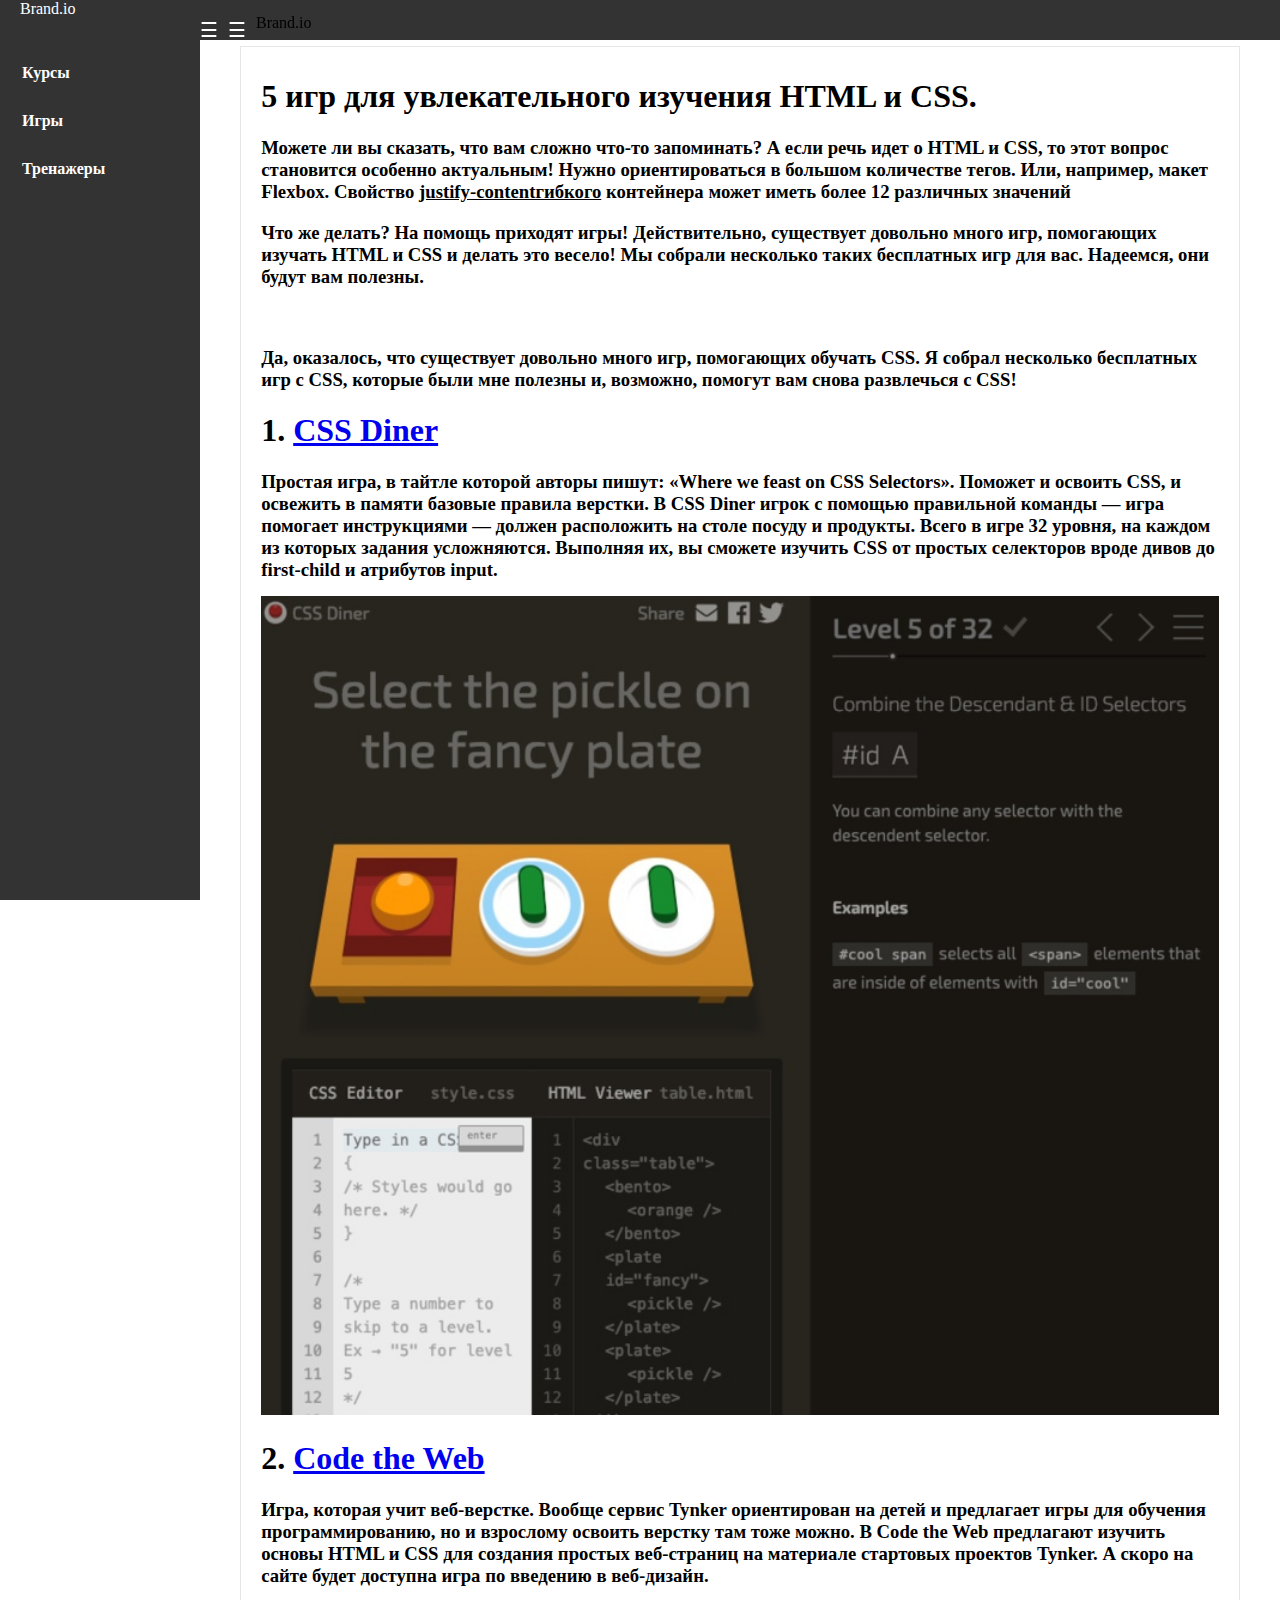
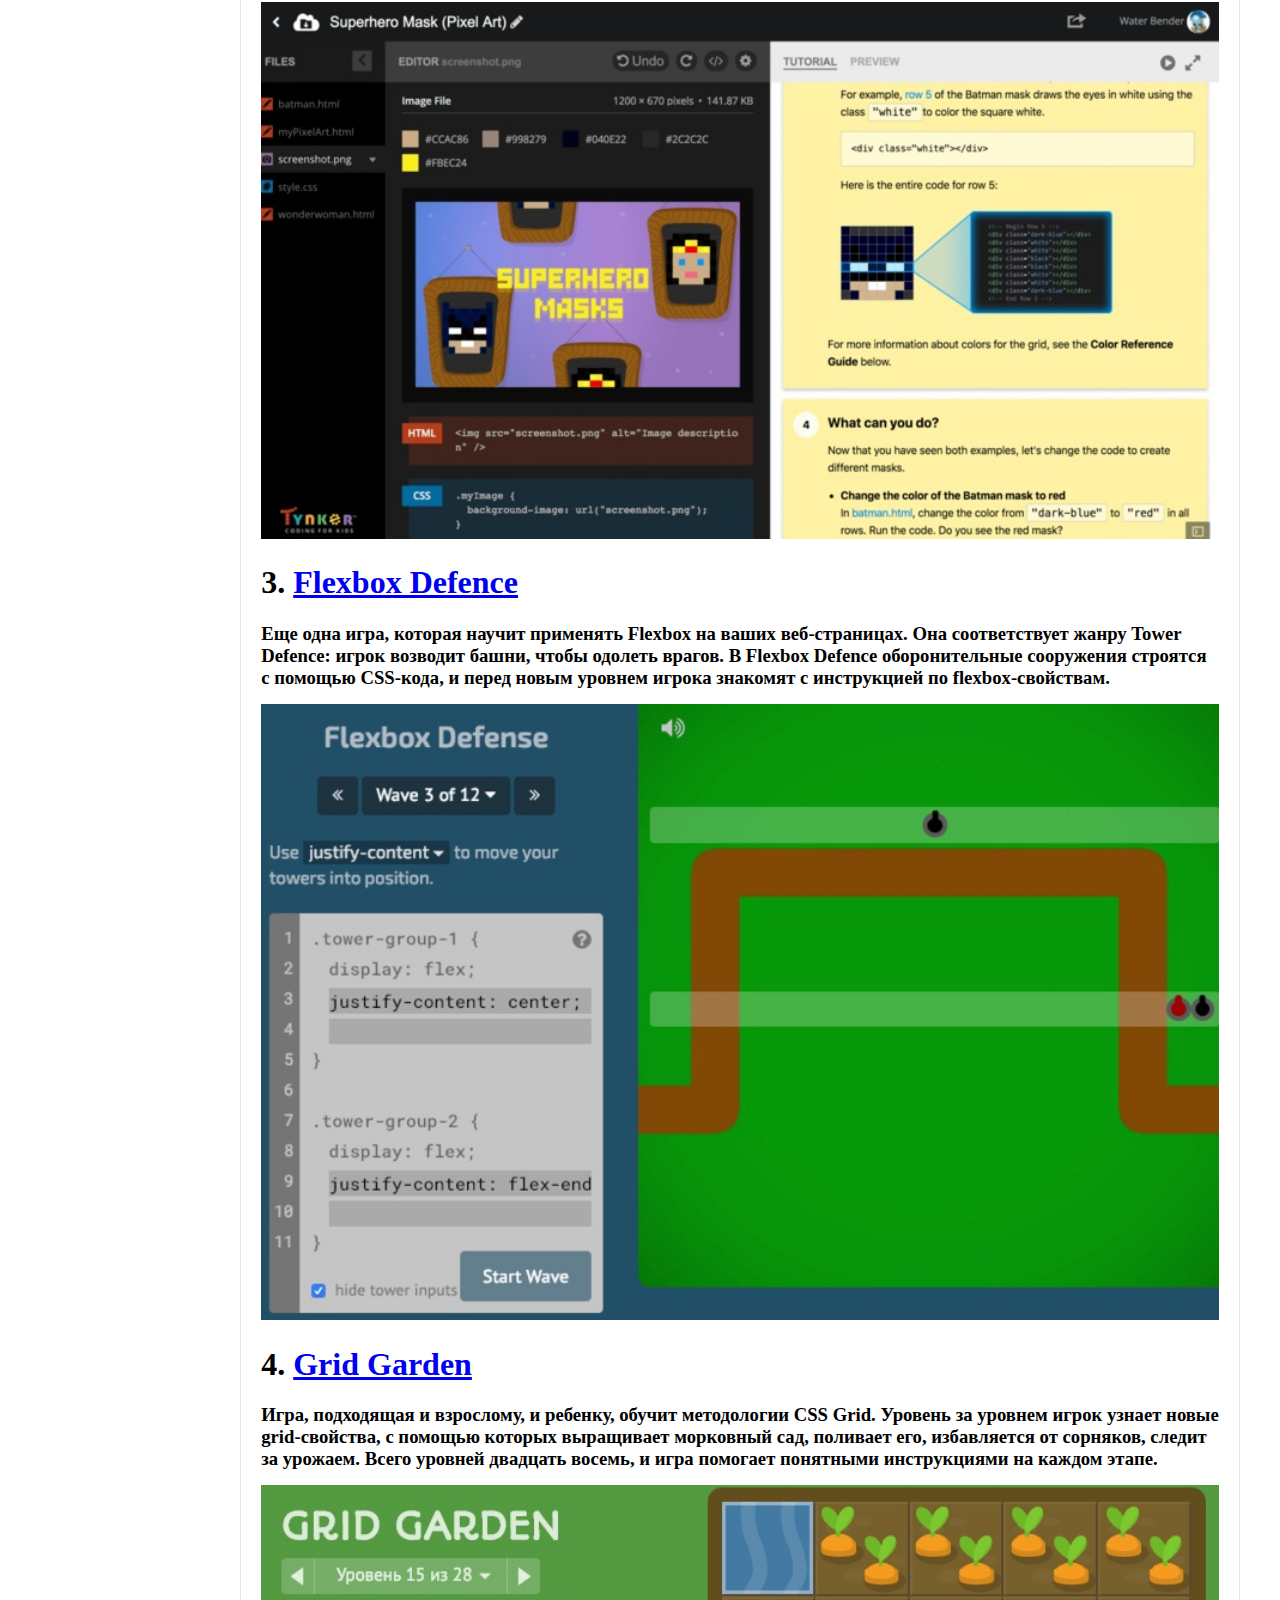
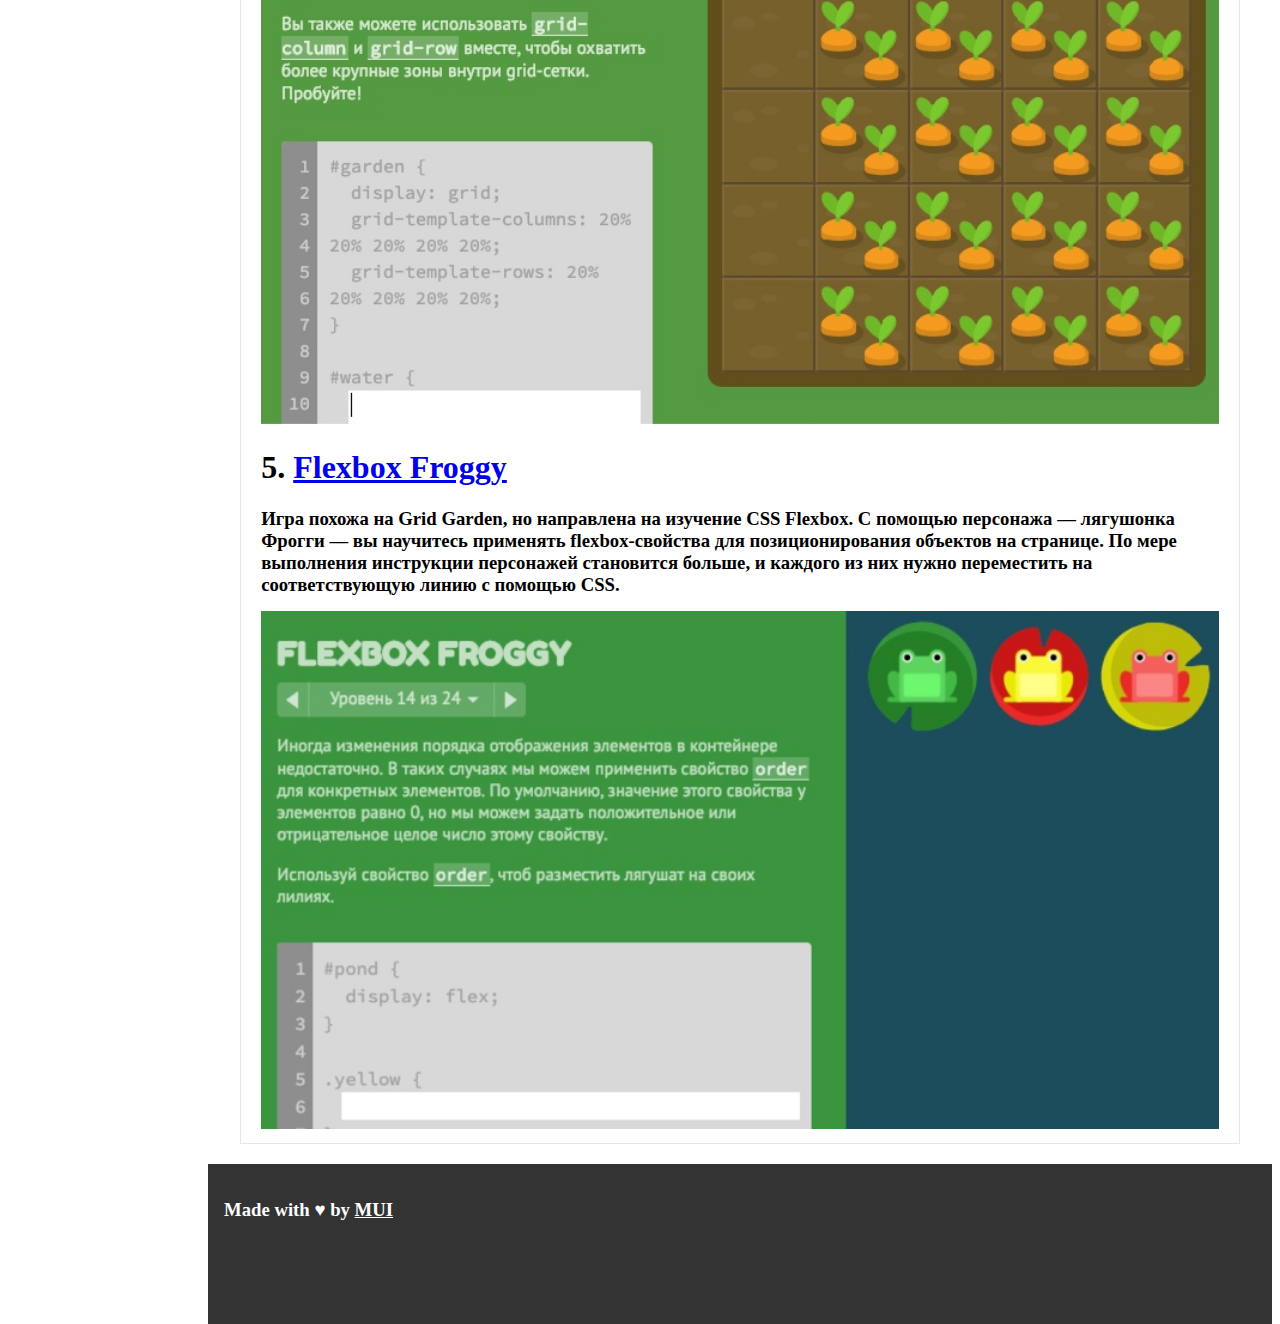
<file: gamecsshtml.html>
<!doctype html>
<html>
<head>
    <meta charset="utf-8">
    <meta http-equiv="X-UA-Compatible" content="IE=edge">
    <meta name="viewport" content="width=device-width, initial-scale=1">
    <title>MUI Landing Page with Extras</title>
    <link rel="stylesheet" href="//cdnjs.cloudflare.com/ajax/libs/font-awesome/4.7.0/css/font-awesome.min.css">
    <link rel="stylesheet" href="//cdnjs.cloudflare.com/ajax/libs/animate.css/3.5.2/animate.min.css">
    <link rel="stylesheet" href="//cdn.muicss.com/mui-latest/extra/mui-colors.min.css">

    <link href="//cdn.muicss.com/mui-latest/css/mui.min.css" rel="stylesheet" type="text/css" />
    <link href="cssmain.css" rel="stylesheet" type="text/css"/>
    <script src="//cdn.muicss.com/mui-latest/js/mui.min.js"></script>
    <script src="//code.jquery.com/jquery-2.1.4.min.js"></script>
    <script src="jsskript.js"></script>
</head>
<body>
<div id="sidedrawer" class="mui--no-user-select">
    <div id="sidedrawer-brand" class="mui--appbar-line-height">
        <a class="mui--text-title" href="index.html">Brand.io</a>
    </div>
    <div class="mui-divider"></div>
    <ul>
        <li>
            <strong>Курсы</strong>
            <ul>
                <li><a href="https://practicum.yandex.ru/frontend-developer-ab/">Yandex</a></li>
                <li><a href="https://skillbox.ru/course/profession-developer-trial/?utm_source=yandex&utm_medium=cpc&utm_campaign=1873_profession-developer_yandex_cpc_poisk_course_ru_code-trial_skillbox_105214149&utm_content=adg_5381791759|ad_15681654002|ph_49559672434|key_---autotargeting|dev_desktop|pst_premium_4|rgnid_10939_Республика%20Коми|placement_none|creative_{creative_name}&utm_term=---autotargeting&yclid=7231862183104348159">Skillbox</a></li>
                <li><a href="https://productstar.ru/dev-java-prof?utm_source=Yandex&utm_medium=cpc&utm_campaign=Search_Dev-Java-Prof_August_113768246&utm_term=обучение%20ява%20скрипт&utm_content=08-2024&roistat_referrer=none&roistat_pos=premium_3&roistat=direct4_search_16436229770_обучение%20ява%20скрипт&yclid=13939481950334222335">Productstar</a></li>
            </ul>
        </li>
        <li>
            <strong>Игры</strong>
            <ul>
                <li><a href="gamecsshtml.html">HTML и CSS</a></li>
                <li><a href="gamejs.html">JavaScript</a></li>
            </ul>
        </li>
        <li>
            <strong>Тренажеры</strong>
            <ul>
                <li><a href="https://www.ozaria.com">Ozaria</a></li>
                <li><a href="https://gridcritters.com/?ref=xranks">Grid Сritters</a></li>
            </ul>
        </li>
    </ul>
</div>
<header id="header">
    <div class="mui-appbar mui--appbar-line-height">
        <div class="mui-container-fluid">
            <a class="icon-toggle mui--visible-xs-inline-block mui--visible-sm-inline-block js-show-sidedrawer sidedrawer-toggle">☰</a>
            <a class="icon-toggle mui--hidden-xs mui--hidden-sm js-hide-sidedrawer sidedrawer-toggle">☰</a>
            <span class="mui--text-title mui--visible-xs-inline-block mui--visible-sm-inline-block">Brand.io</span>
            <div class="mui--text-right">
            </div>
        </div>
    </div>
</header>
<div id="content-wrapper">
    <div class="mui--appbar-height"></div>
    <br>
        <div class="text">
                <div class="mui--text-center">
                    <h1>5 игр для увлекательного изучения HTML и CSS.</h1>
                </div>
            <h3>
                Можете ли вы сказать, что вам сложно что-то запоминать? А если речь идет о HTML и CSS, то этот вопрос становится особенно актуальным! Нужно ориентироваться в большом количестве тегов. Или, например, макет Flexbox. Свойство <u>justify-contentгибкого</u> контейнера может иметь более 12 различных значений
            </h3>
            <h3>
                Что же делать? На помощь приходят игры! Действительно, существует довольно много игр, помогающих изучать HTML и CSS и делать это весело! Мы собрали несколько таких бесплатных игр для вас. Надеемся, они будут вам полезны.
            </h3>
            <div>
                <h3>
                    <strong>Погодите, а что?</strong>
                </h3>
            </div>
            <h3>
                Да, оказалось, что существует довольно много игр, помогающих обучать CSS. Я собрал несколько бесплатных игр с CSS, которые были мне полезны и, возможно, помогут вам снова развлечься с CSS!
            </h3>
            <div class="gameneme">
                <h1>
                    1. <a href="https://flukeout.github.io">CSS Diner</a>
                </h1>
            </div>
            <h3>Простая игра, в тайтле которой авторы пишут: «Where we feast on CSS Selectors». Поможет и освоить CSS, и освежить в памяти базовые правила верстки. В CSS Diner игрок с помощью правильной команды — игра помогает инструкциями — должен расположить на столе посуду и продукты. Всего в игре 32 уровня, на каждом из которых задания усложняются. Выполняя их, вы сможете изучить CSS от простых селекторов вроде дивов до first-child и атрибутов input.</h3>
            <div class="stk-mask" data-ce-tag="mask">
                <img src="/img/gamecsshtml1.jpg" width="1000" height="680">
            </div>
            <div class="gameneme">
                <h1>
                   2. <a href="https://away.vk.com/away.php">Code the Web</a>
                </h1>
            </div>
            <h3>Игра, которая учит веб-верстке. Вообще сервис Tynker ориентирован на детей и предлагает игры для обучения программированию, но и взрослому освоить верстку там тоже можно. В Code the Web предлагают изучить основы HTML и CSS для создания простых веб-страниц на материале стартовых проектов Tynker. А скоро на сайте будет доступна игра по введению в веб-дизайн.</h3>
            <div class="stk-mask" data-ce-tag="mask">
                <img src="/img/gamecsshtml2.jpg" width="1000" height="680">
            </div>
            <div class="gameneme">
                <h1>
                    3. <a href="http://www.flexboxdefense.com">Flexbox Defence</a>
                </h1>
            </div>
            <h3>Еще одна игра, которая научит применять Flexbox на ваших веб-страницах. Она соответствует жанру Tower Defence: игрок возводит башни, чтобы одолеть врагов. В Flexbox Defence оборонительные сооружения строятся с помощью CSS-кода, и перед новым уровнем игрока знакомят с инструкцией по flexbox-свойствам.</h3>
            <div class="stk-mask" data-ce-tag="mask">
                <img src="/img/gamecsshtml3.jpg" width="1000" height="680">
            </div>
            <div class="gameneme">
                <h1>
                    4. <a href="https://cssgridgarden.com/#ru">Grid Garden</a>
                </h1>
            </div>
            <h3>Игра, подходящая и взрослому, и ребенку, обучит методологии CSS Grid. Уровень за уровнем игрок узнает новые grid-свойства, с помощью которых выращивает морковный сад, поливает его, избавляется от сорняков, следит за урожаем. Всего уровней двадцать восемь, и игра помогает понятными инструкциями на каждом этапе.</h3>
            <div class="stk-mask" data-ce-tag="mask">
                <img src="/img/gamecsshtml4.jpg" width="1000" height="680">
            </div>
            <div class="gameneme">
                <h1>
                    5. <a href="https://flexboxfroggy.com/#ru">Flexbox Froggy</a>
                </h1>
            </div>
            <h3>Игра похожа на Grid Garden, но направлена на изучение CSS Flexbox. С помощью персонажа — лягушонка Фрогги — вы научитесь применять flexbox-свойства для позиционирования объектов на странице. По мере выполнения инструкции персонажей становится больше, и каждого из них нужно переместить на соответствующую линию с помощью CSS.</h3>
            <div class="stk-mask" data-ce-tag="mask">
                <img src="/img/gamecsshtml5.jpg" width="1000" height="680">
            </div>
        </div>
</div>
<footer id="footere">
    <div class="mui-container-fluid">
        <h3>
            Made with ♥ by <a href="https://www.muicss.com">MUI</a>
        </h3>
    </div>
</footer>
</body>
</html>
</file>
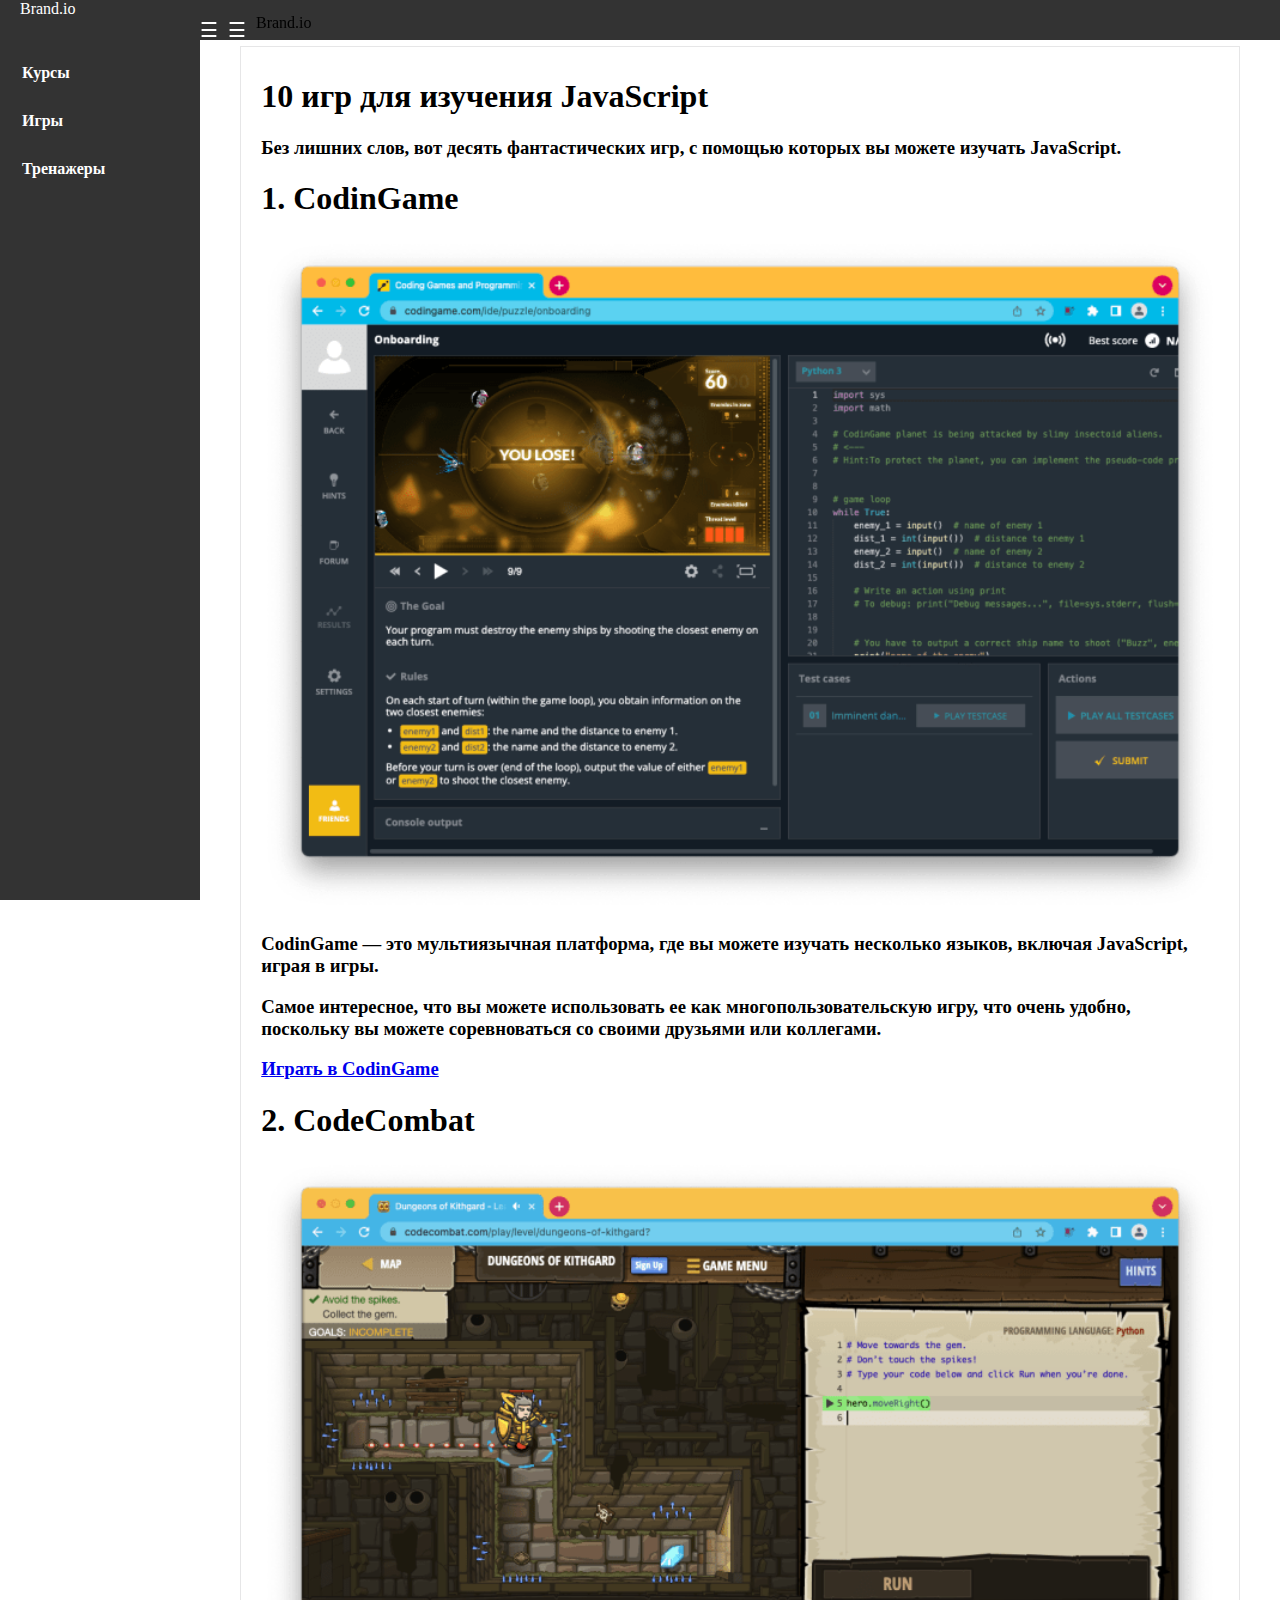
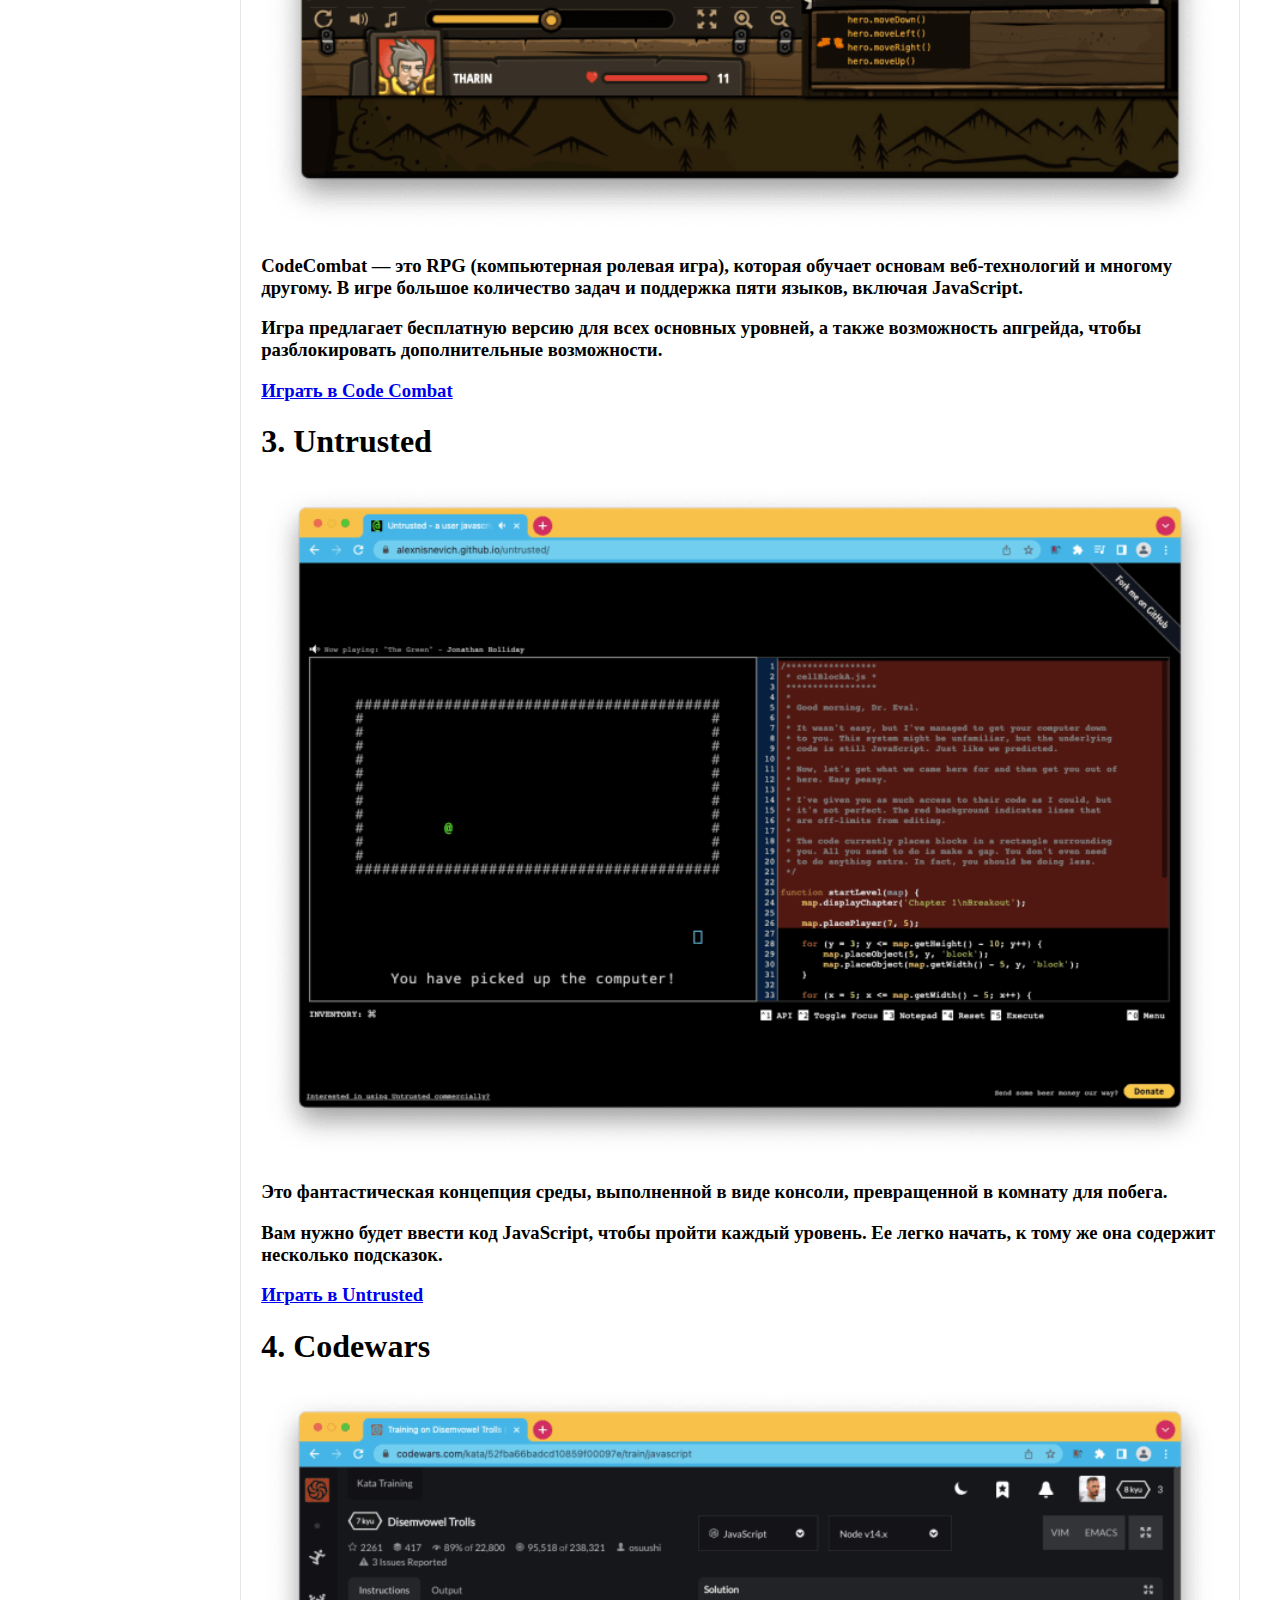
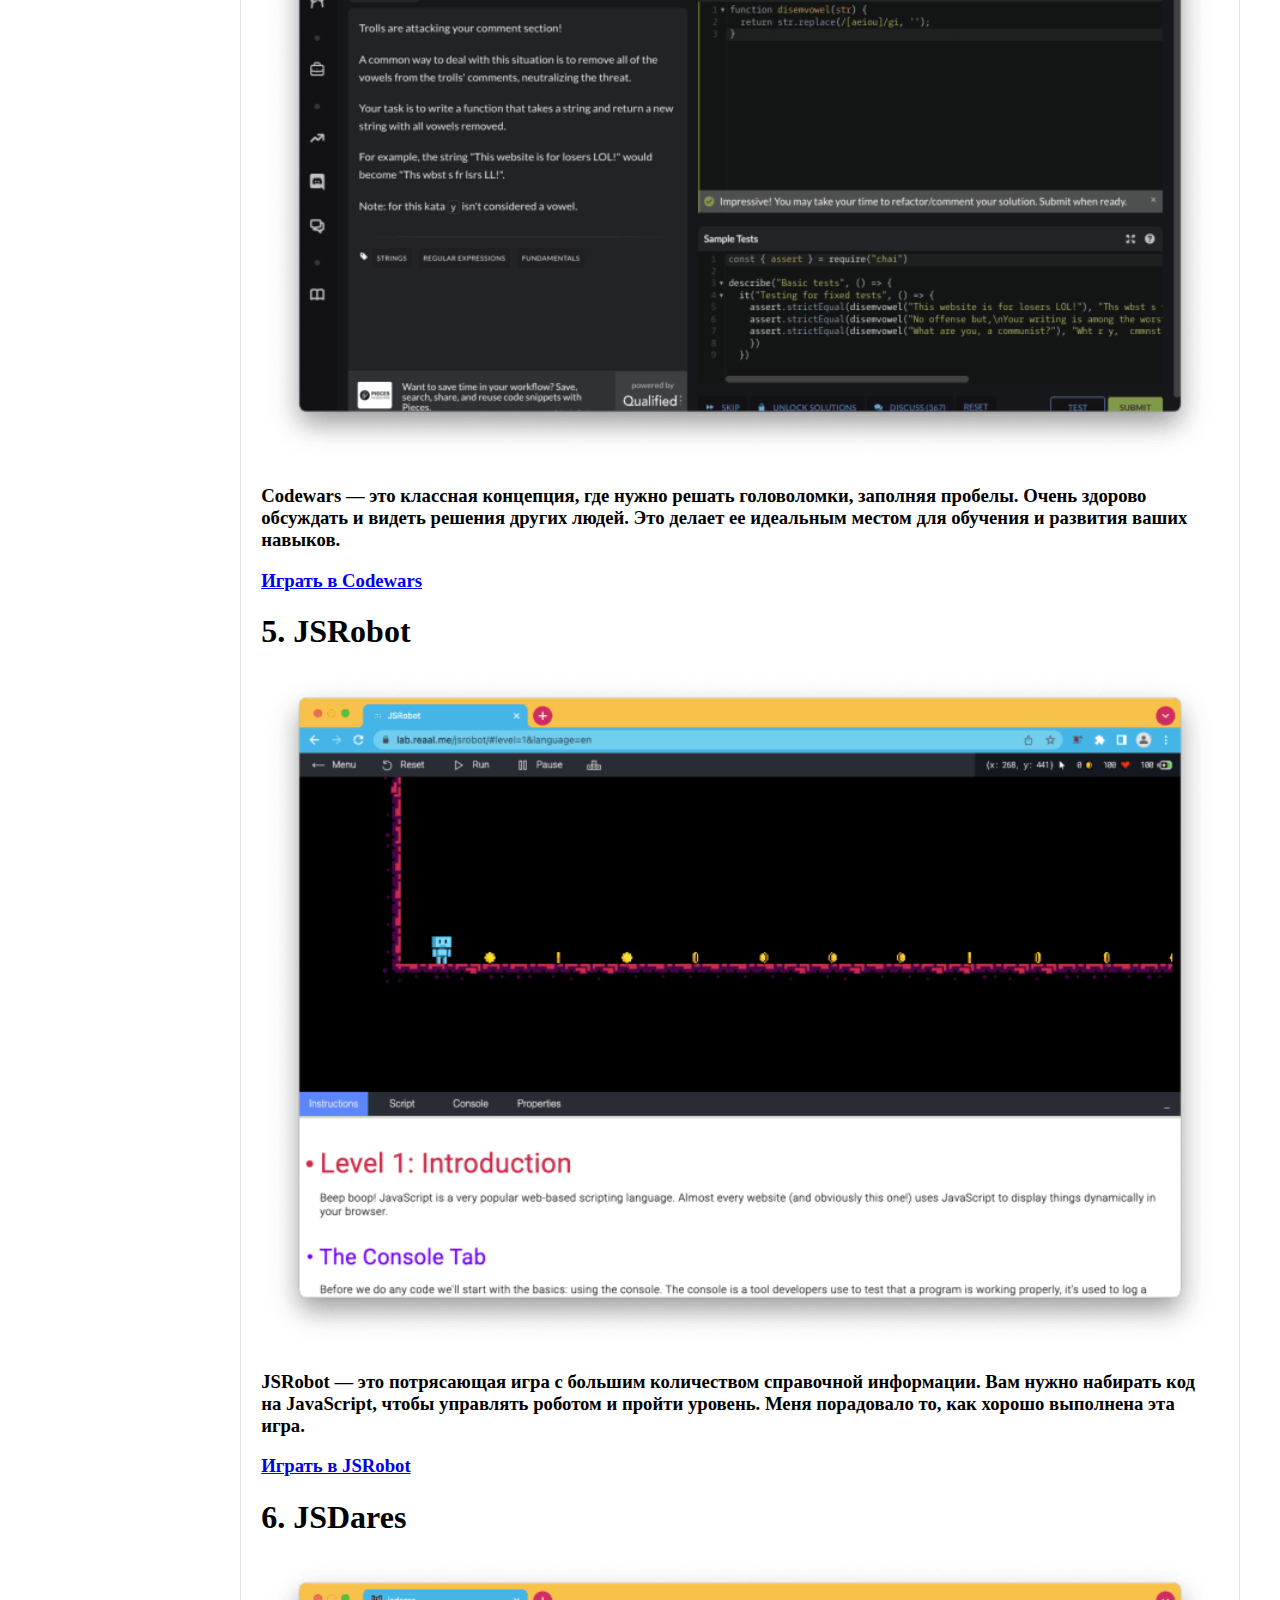
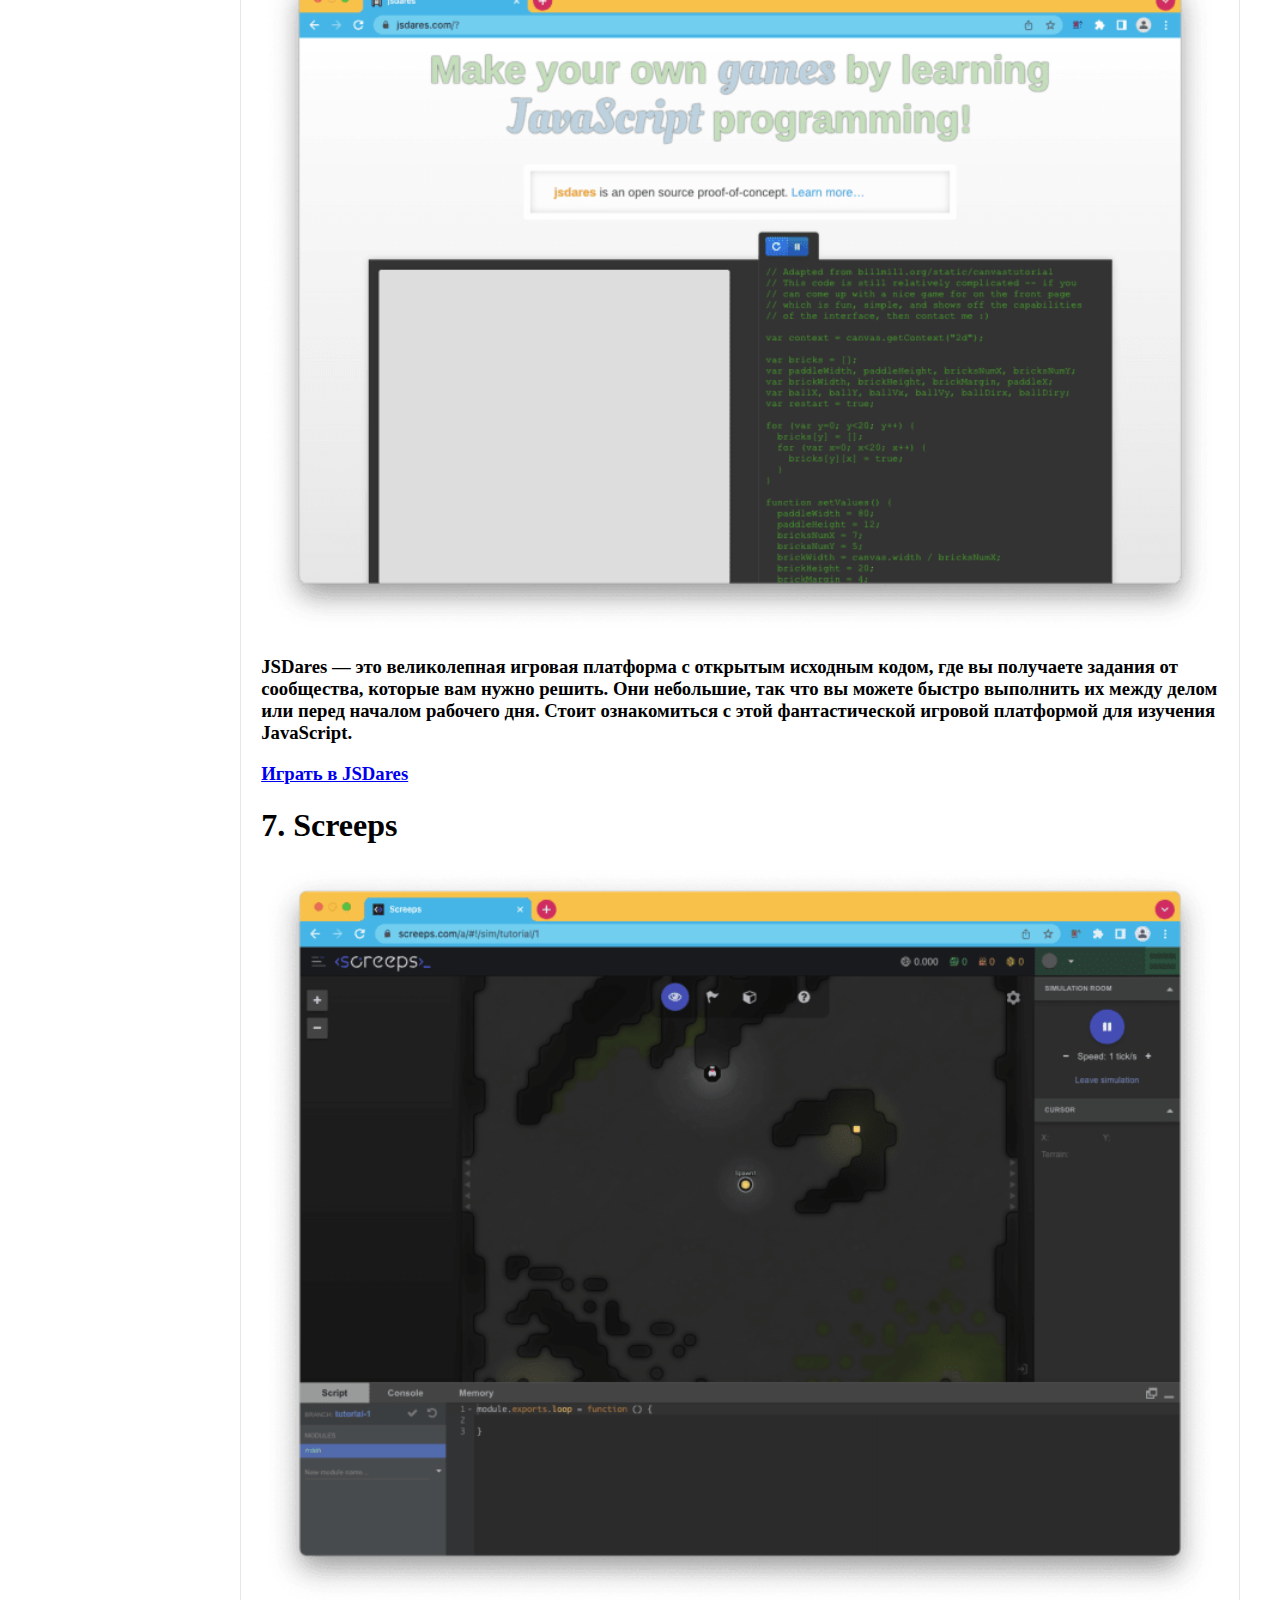
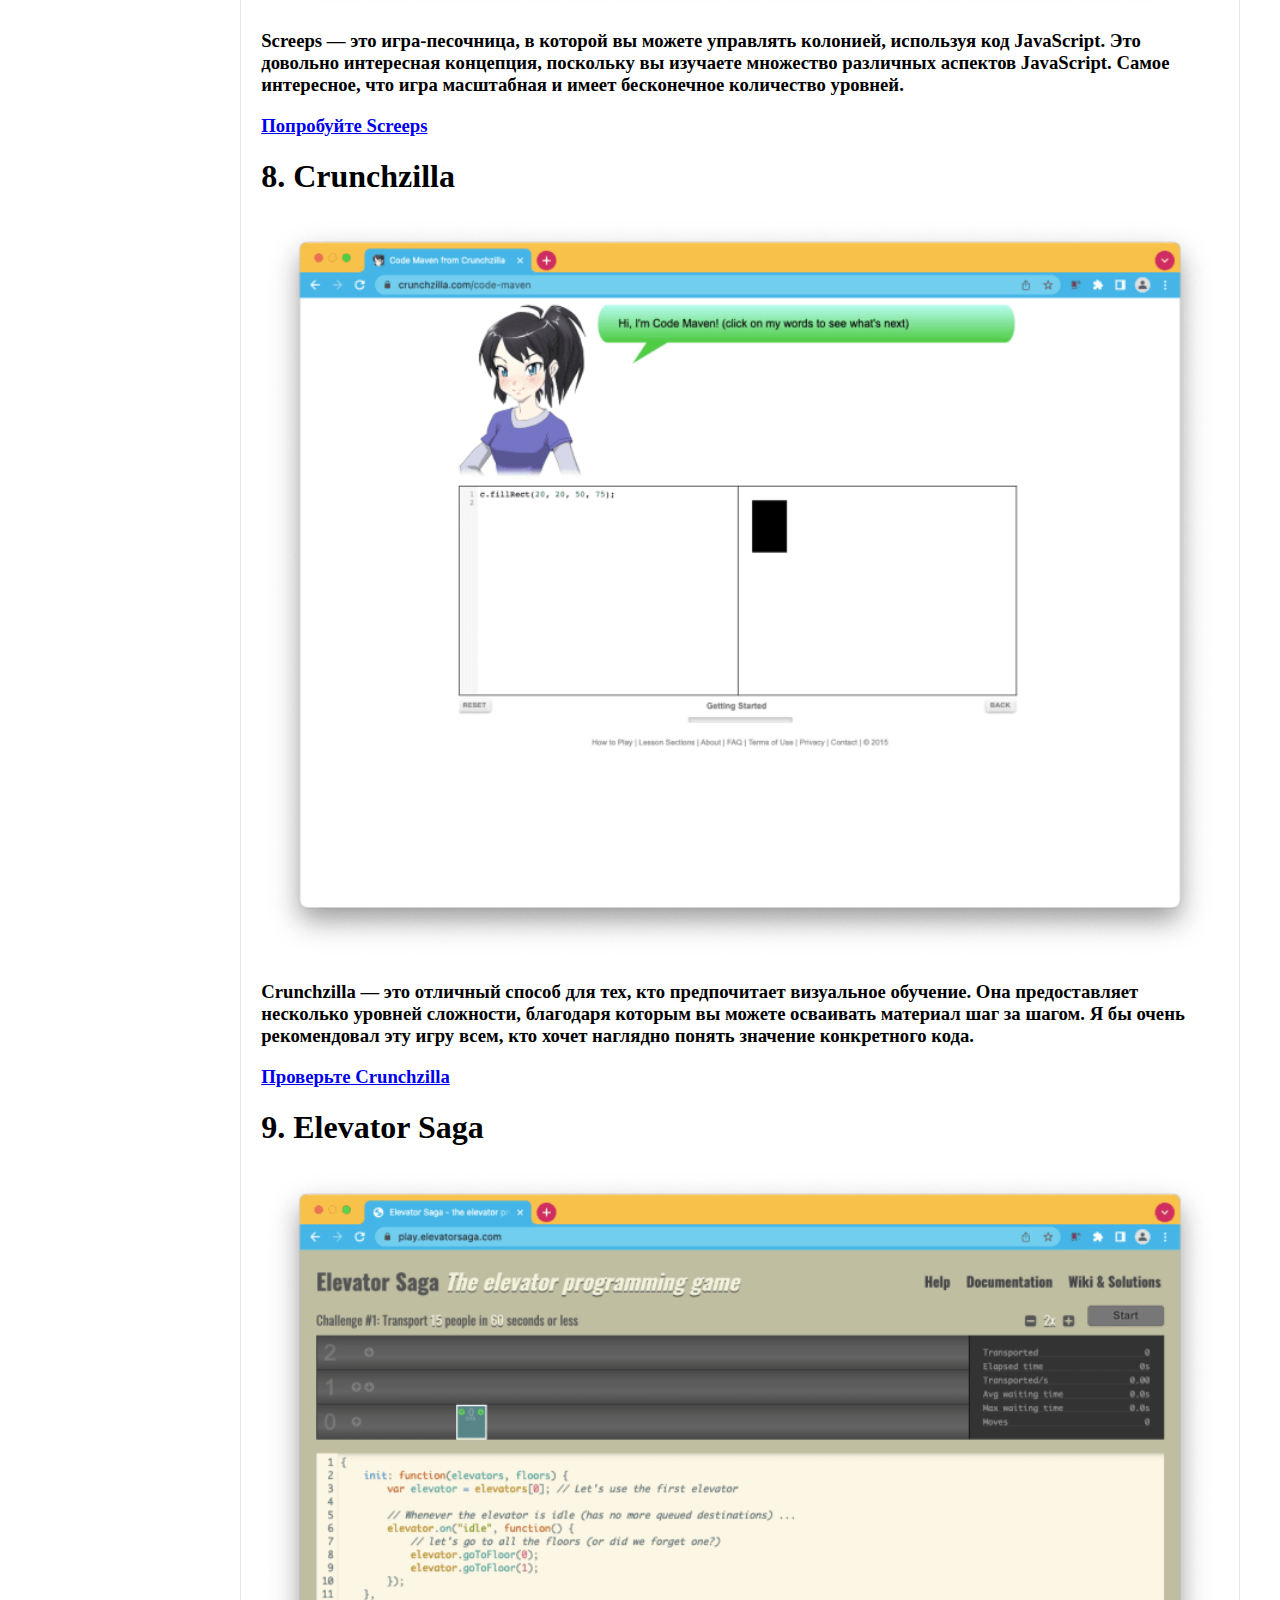
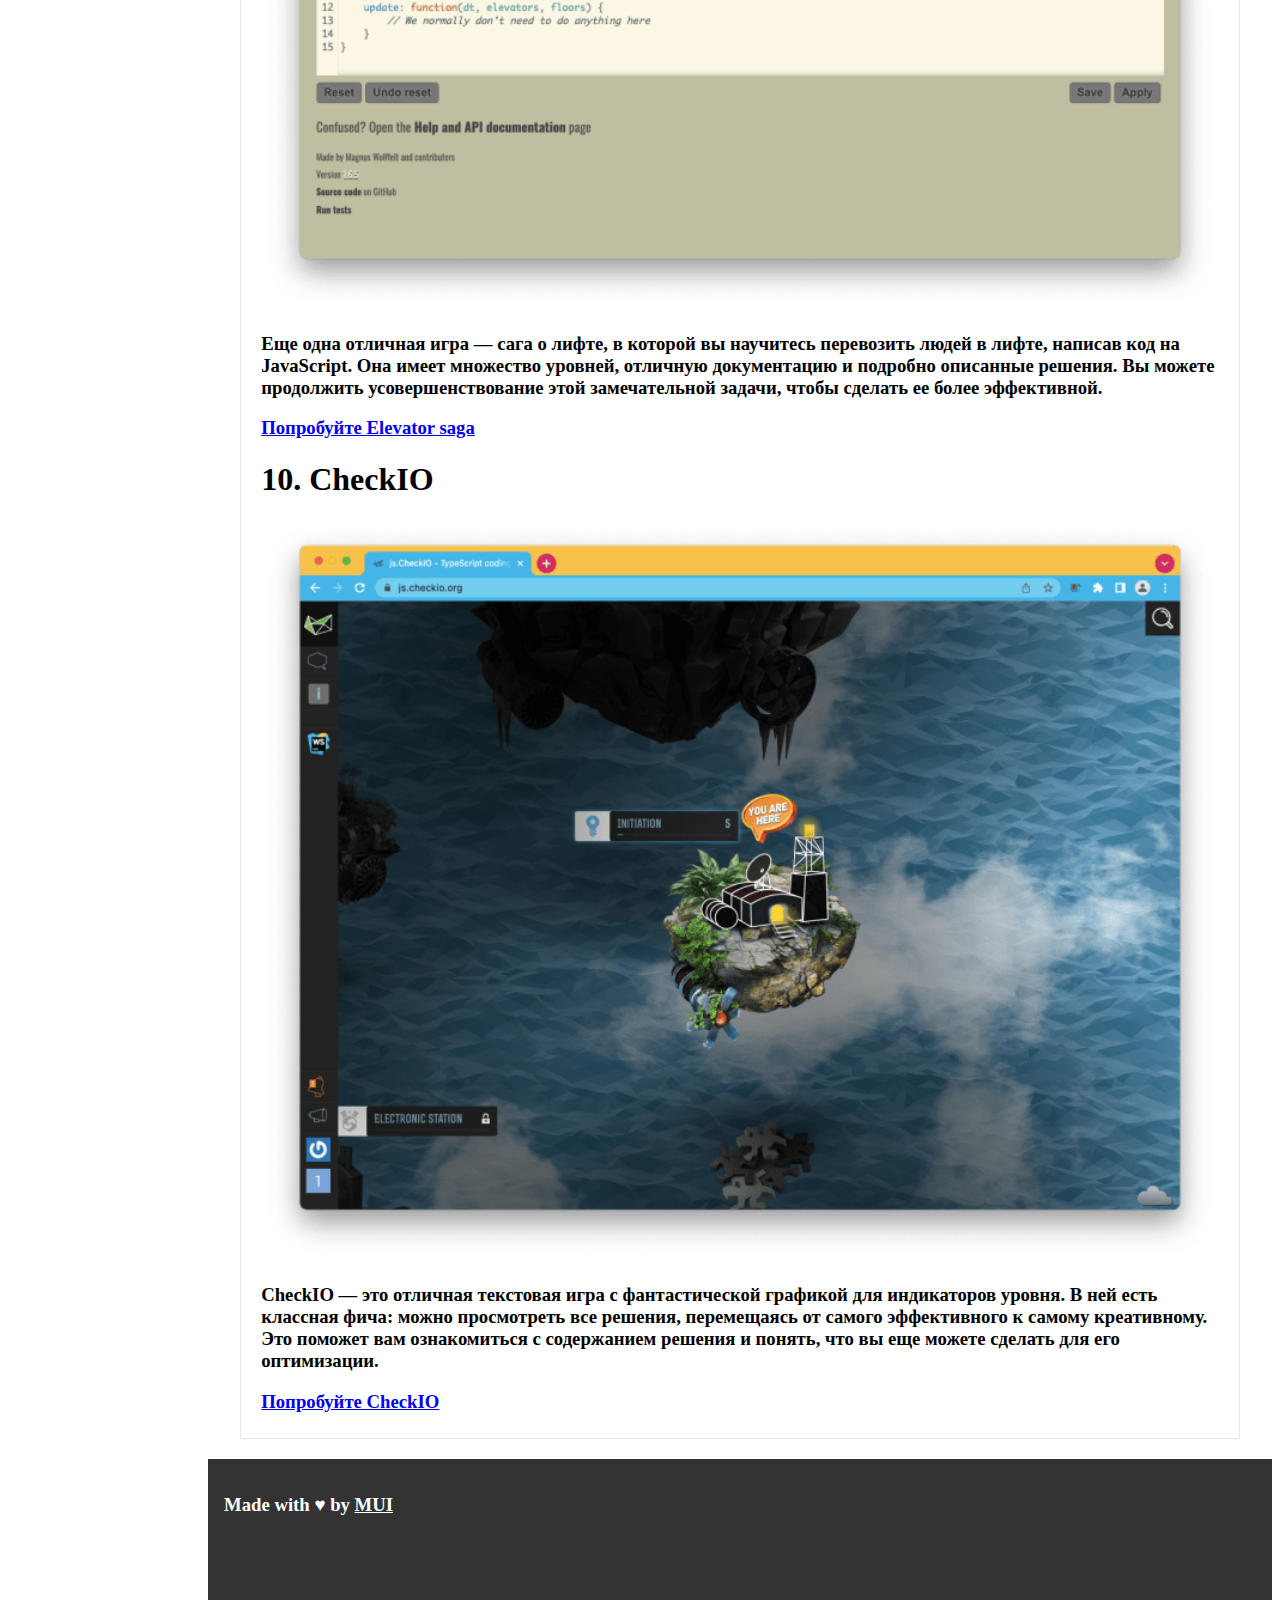
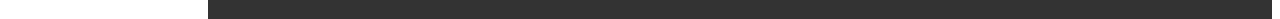
<file: gamejs.html>
<!doctype html>
<html>
<head>
    <meta charset="utf-8">
    <meta http-equiv="X-UA-Compatible" content="IE=edge">
    <meta name="viewport" content="width=device-width, initial-scale=1">
    <title>MUI Landing Page with Extras</title>
    <link rel="stylesheet" href="//cdnjs.cloudflare.com/ajax/libs/font-awesome/4.7.0/css/font-awesome.min.css">
    <link rel="stylesheet" href="//cdnjs.cloudflare.com/ajax/libs/animate.css/3.5.2/animate.min.css">
    <link rel="stylesheet" href="//cdn.muicss.com/mui-latest/extra/mui-colors.min.css">

    <link href="//cdn.muicss.com/mui-latest/css/mui.min.css" rel="stylesheet" type="text/css" />
    <link href="cssmain.css" rel="stylesheet" type="text/css"/>
    <script src="//cdn.muicss.com/mui-latest/js/mui.min.js"></script>
    <script src="//code.jquery.com/jquery-2.1.4.min.js"></script>
    <script src="jsskript.js"></script>
</head>
<body>
<div id="sidedrawer" class="mui--no-user-select">
    <div id="sidedrawer-brand" class="mui--appbar-line-height">
        <a class="mui--text-title" href="index.html">Brand.io</a>
    </div>
    <div class="mui-divider"></div>
    <ul>
        <li>
            <strong>Курсы</strong>
            <ul>
                <li><a href="https://practicum.yandex.ru/frontend-developer-ab/">Yandex</a></li>
                <li><a href="https://skillbox.ru/course/profession-developer-trial/?utm_source=yandex&utm_medium=cpc&utm_campaign=1873_profession-developer_yandex_cpc_poisk_course_ru_code-trial_skillbox_105214149&utm_content=adg_5381791759|ad_15681654002|ph_49559672434|key_---autotargeting|dev_desktop|pst_premium_4|rgnid_10939_Республика%20Коми|placement_none|creative_{creative_name}&utm_term=---autotargeting&yclid=7231862183104348159">Skillbox</a></li>
                <li><a href="https://productstar.ru/dev-java-prof?utm_source=Yandex&utm_medium=cpc&utm_campaign=Search_Dev-Java-Prof_August_113768246&utm_term=обучение%20ява%20скрипт&utm_content=08-2024&roistat_referrer=none&roistat_pos=premium_3&roistat=direct4_search_16436229770_обучение%20ява%20скрипт&yclid=13939481950334222335">Productstar</a></li>
            </ul>
        </li>
        <li>
            <strong>Игры</strong>
            <ul>
                <li><a href="gamecsshtml.html">HTML и CSS</a></li>
                <li><a href="gamejs.html">JavaScript</a></li>
            </ul>
        </li>
        <li>
            <strong>Тренажеры</strong>
            <ul>
                <li><a href="https://www.ozaria.com">Ozaria</a></li>
                <li><a href="https://gridcritters.com/?ref=xranks">Grid Сritters</a></li>
            </ul>
        </li>
    </ul>
</div>
<header id="header">
    <div class="mui-appbar mui--appbar-line-height">
        <div class="mui-container-fluid">
            <a class="icon-toggle mui--visible-xs-inline-block mui--visible-sm-inline-block js-show-sidedrawer sidedrawer-toggle">☰</a>
            <a class="icon-toggle mui--hidden-xs mui--hidden-sm js-hide-sidedrawer sidedrawer-toggle">☰</a>
            <span class="mui--text-title mui--visible-xs-inline-block mui--visible-sm-inline-block">Brand.io</span>
            <div class="mui--text-right">
            </div>
        </div>
    </div>
</header>
<div id="content-wrapper">
    <div class="mui--appbar-height"></div>
        <br>
        <div class="text">
            <div class="mui--text-center">
                <h1>10 игр для изучения JavaScript</h1>
            </div>
                <h3>
                    Без лишних слов, вот десять фантастических игр, с помощью которых вы можете изучать JavaScript.
                </h3>
            <h1>
                1. CodinGame
            </h1>
            <div class="stk-mask" data-ce-tag="mask">
                <img src="/img/gamejs1.png" width="1000" height="680">
            </div>
            <h3>
                CodinGame — это мультиязычная платформа, где вы можете изучать несколько языков, включая JavaScript, играя в игры.
            </h3>
            <h3>
                Самое интересное, что вы можете использовать ее как многопользовательскую игру, что очень удобно, поскольку вы можете соревноваться со своими друзьями или коллегами.
            </h3>
            <h3>
                <a href="https://www.codingame.com/ide/puzzle/onboarding">Играть в CodinGame</a>
            </h3>
            <h1>
                2. CodeCombat
            </h1>
            <div class="stk-mask" data-ce-tag="mask">
                <img src="/img/gamejs2.png" width="1000" height="680">
            </div>
            <h3>
                CodeCombat — это RPG (компьютерная ролевая игра), которая обучает основам веб-технологий и многому другому. В игре большое количество задач и поддержка пяти языков, включая JavaScript.
            </h3>
            <h3>
                Игра предлагает бесплатную версию для всех основных уровней, а также возможность апгрейда, чтобы разблокировать дополнительные возможности.
            </h3>
            <h3>
                <a href="https://codecombat.com/play/level/dungeons-of-kithgard?">Играть в Code Combat</a>
            </h3>
            <h1>
                3. Untrusted
            </h1>
            <div class="stk-mask" data-ce-tag="mask">
                <img src="/img/gamejs3.png" width="1000" height="680">
            </div>
            <h3>
                Это фантастическая концепция среды, выполненной в виде консоли, превращенной в комнату для побега.
            </h3>
            <h3>
                Вам нужно будет ввести код JavaScript, чтобы пройти каждый уровень. Ее легко начать, к тому же она содержит несколько подсказок.
            </h3>
            <h3>
                <a href="https://untrustedgame.com">Играть в Untrusted</a>
            </h3>
            <h1>
                4. Codewars
            </h1>
            <div class="stk-mask" data-ce-tag="mask">
                <img src="/img/gamejs4.png" width="1000" height="680">
            </div>
            <h3>
                Codewars — это классная концепция, где нужно решать головоломки, заполняя пробелы. Очень здорово обсуждать и видеть решения других людей. Это делает ее идеальным местом для обучения и развития ваших навыков.
            </h3>
            <h3>
                <a href="https://www.codewars.com">Играть в Codewars</a>
            </h3>
            <h1>
                5. JSRobot
            </h1>
            <div class="stk-mask" data-ce-tag="mask">
                <img src="/img/gamejs5.png" width="1000" height="680">
            </div>
            <h3>
                JSRobot — это потрясающая игра с большим количеством справочной информации. Вам нужно набирать код на JavaScript, чтобы управлять роботом и пройти уровень. Меня порадовало то, как хорошо выполнена эта игра.
            </h3>
            <h3>
                <a href="https://lab.reaal.me/jsrobot/#level=1&language=en">Играть в JSRobot</a>
            </h3>
            <h1>
                6. JSDares
            </h1>
            <div class="stk-mask" data-ce-tag="mask">
                <img src="/img/gamejs6.png" width="1000" height="680">
            </div>
            <h3>
                JSDares — это великолепная игровая платформа с открытым исходным кодом, где вы получаете задания от сообщества, которые вам нужно решить. Они небольшие, так что вы можете быстро выполнить их между делом или перед началом рабочего дня. Стоит ознакомиться с этой фантастической игровой платформой для изучения JavaScript.
            </h3>
            <h3>
                <a href="https://jsdares.com">Играть в JSDares</a>
            </h3>
            <h1>
                7. Screeps
            </h1>
            <div class="stk-mask" data-ce-tag="mask">
                <img src="/img/gamejs7.png" width="1000" height="680">
            </div>
            <h3>
                Screeps — это игра-песочница, в которой вы можете управлять колонией, используя код JavaScript. Это довольно интересная концепция, поскольку вы изучаете множество различных аспектов JavaScript. Самое интересное, что игра масштабная и имеет бесконечное количество уровней.
            </h3>
            <h3>
                <a href="https://screeps.com/a/#!/sim/tutorial/1">Попробуйте Screeps</a>
            </h3>
            <h1>
                8. Crunchzilla
            </h1>
            <div class="stk-mask" data-ce-tag="mask">
                <img src="/img/gamejs8.png" width="1000" height="680">
            </div>
            <h3>
                Crunchzilla — это отличный способ для тех, кто предпочитает визуальное обучение. Она предоставляет несколько уровней сложности, благодаря которым вы можете осваивать материал шаг за шагом. Я бы очень рекомендовал эту игру всем, кто хочет наглядно понять значение конкретного кода.
            </h3>
            <h3>
                <a href="https://www.crunchzilla.com/code-maven">Проверьте Crunchzilla</a>
            </h3>
            <h1>
                9. Elevator Saga
            </h1>
            <div class="stk-mask" data-ce-tag="mask">
                <img src="/img/gamejs9.png" width="1000" height="680">
            </div>
            <h3>
                Еще одна отличная игра — сага о лифте, в которой вы научитесь перевозить людей в лифте, написав код на JavaScript. Она имеет множество уровней, отличную документацию и подробно описанные решения. Вы можете продолжить усовершенствование этой замечательной задачи, чтобы сделать ее более эффективной.
            </h3>
            <h3>
                <a href="https://play.elevatorsaga.com">Попробуйте Elevator saga</a>
            </h3>
            <h1>
                10. CheckIO
            </h1>
            <div class="stk-mask" data-ce-tag="mask">
                <img src="/img/gamejs10.png" width="1000" height="680">
            </div>
            <h3>
                CheckIO — это отличная текстовая игра с фантастической графикой для индикаторов уровня. В ней есть классная фича: можно просмотреть все решения, перемещаясь от самого эффективного к самому креативному. Это поможет вам ознакомиться с содержанием решения и понять, что вы еще можете сделать для его оптимизации.
            </h3>
            <h3>
                <a href="https://js.checkio.org">Попробуйте CheckIO</a>
            </h3>
        </div>
    </div>
</div>
<footer id="footere">
    <div class="mui-container-fluid">
        <h3>
            Made with ♥ by <a href="https://www.muicss.com">MUI</a>
        </h3>
    </div>
</footer>
</body>
</html>
</file>
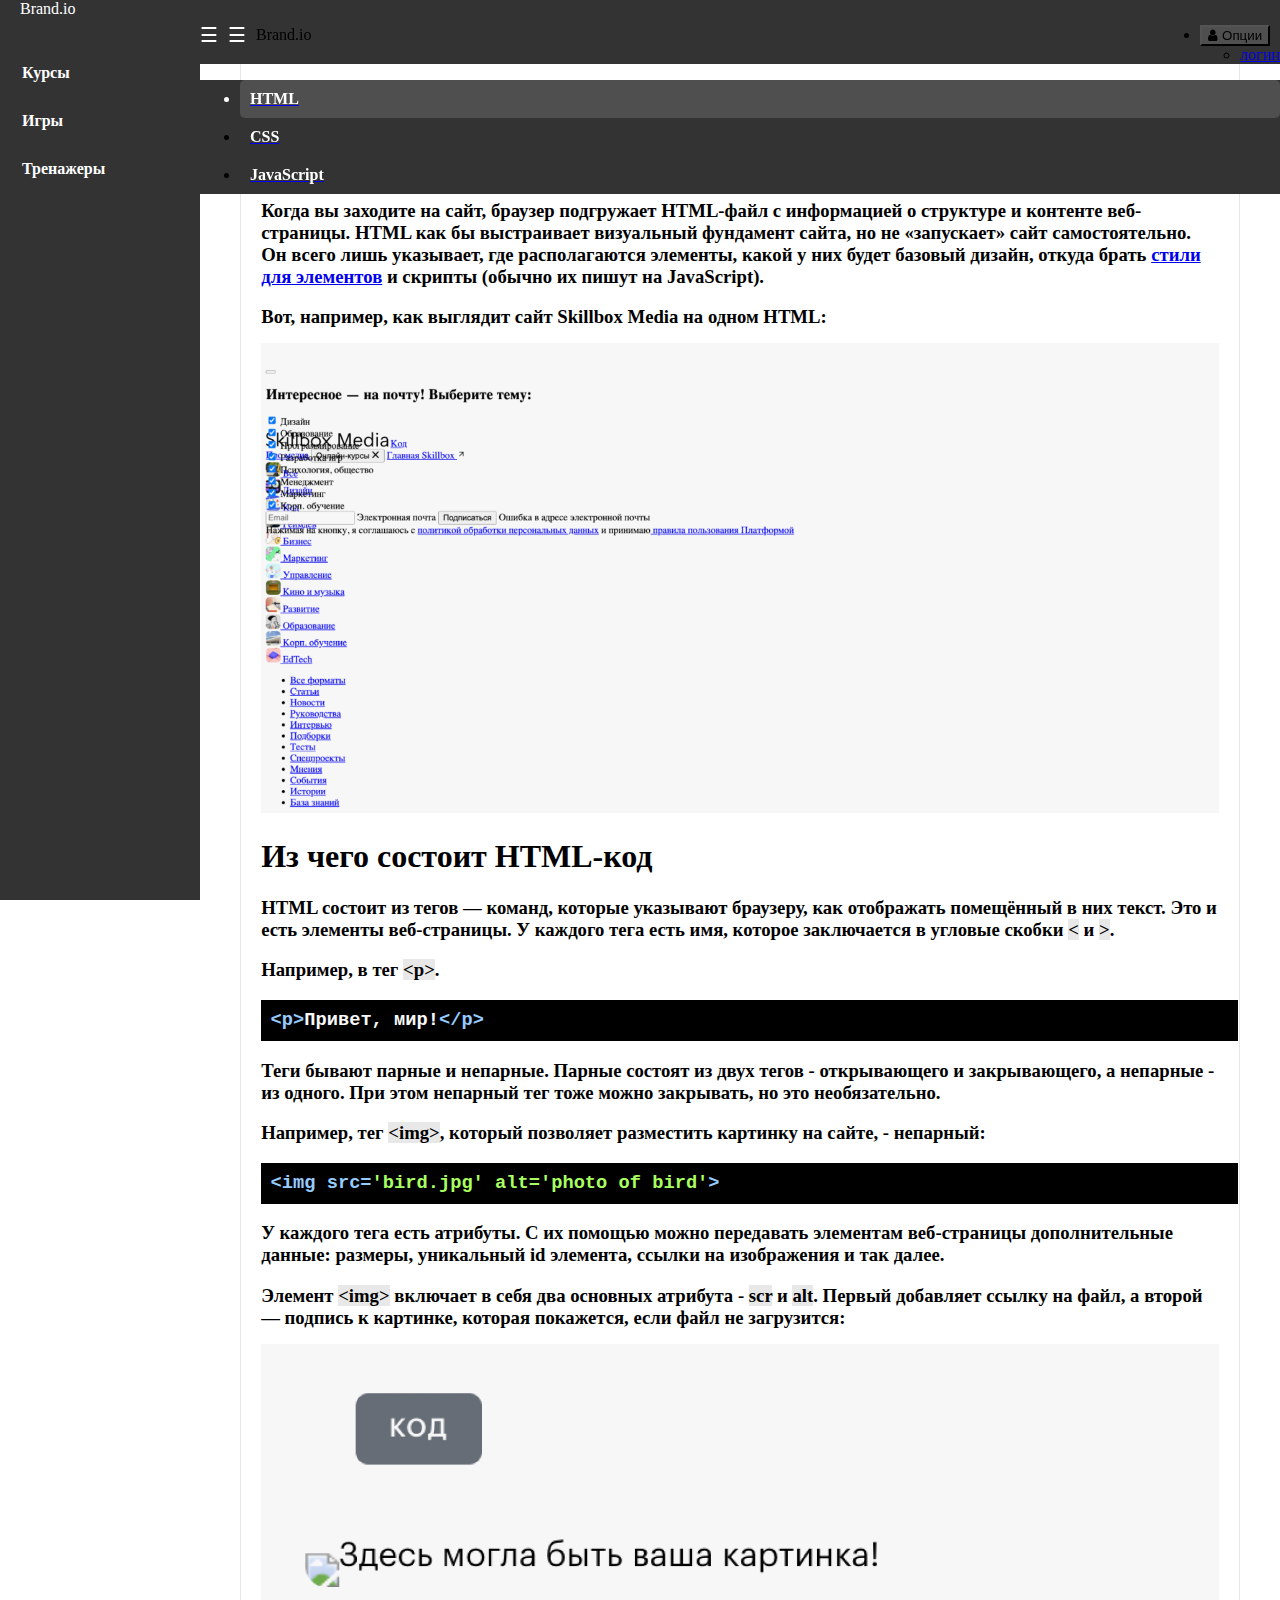
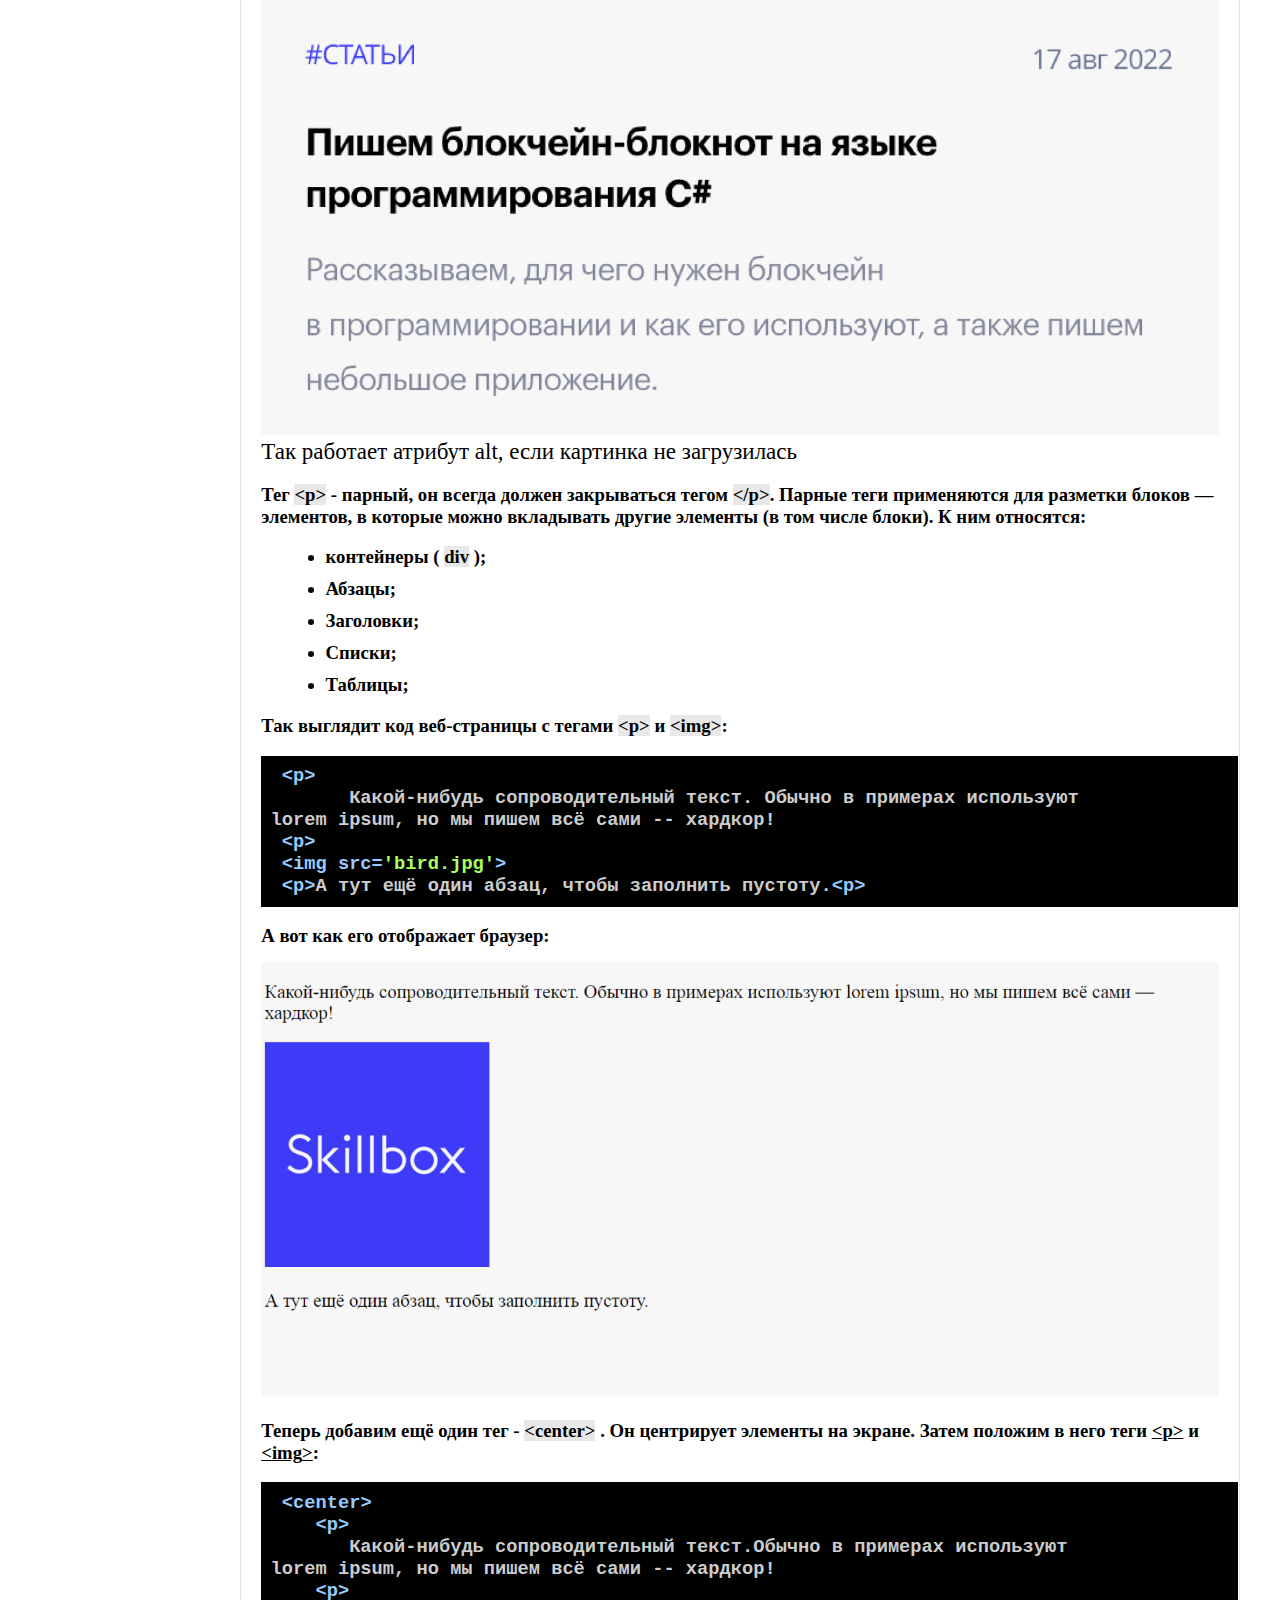
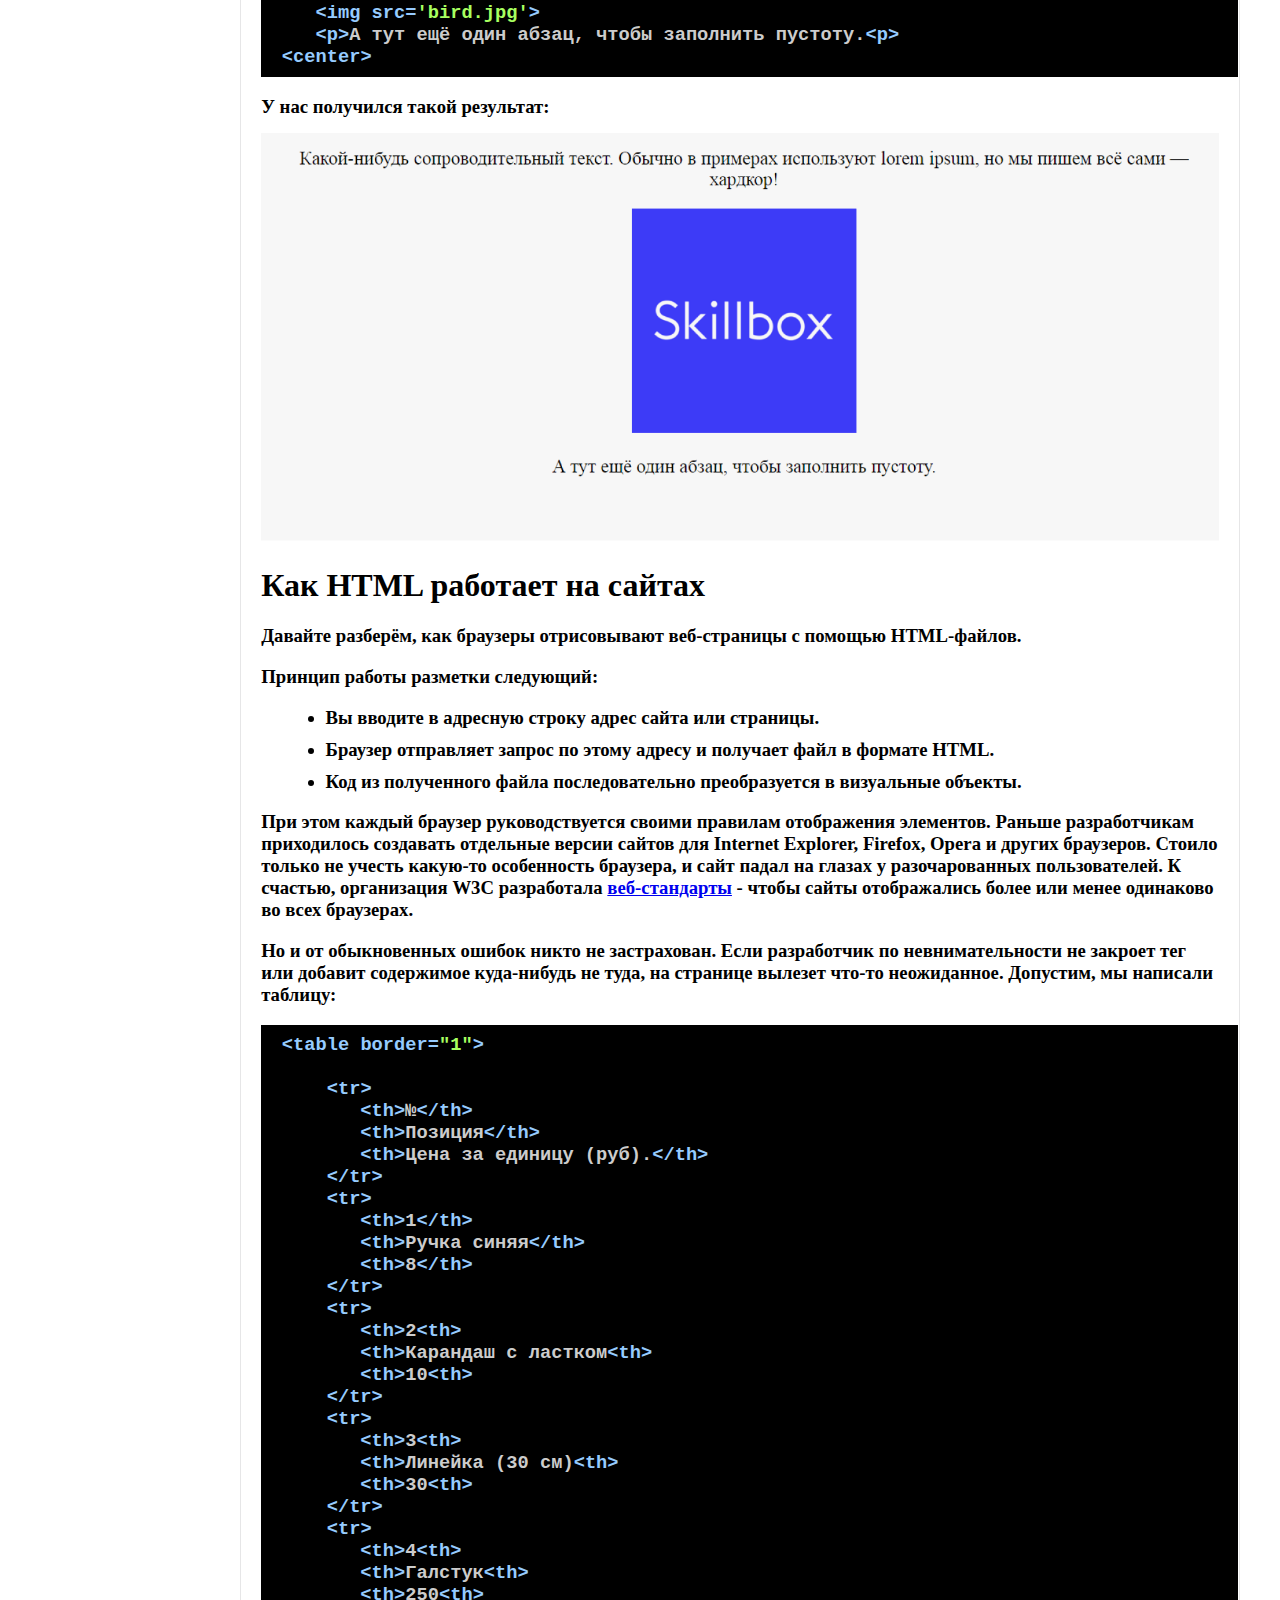
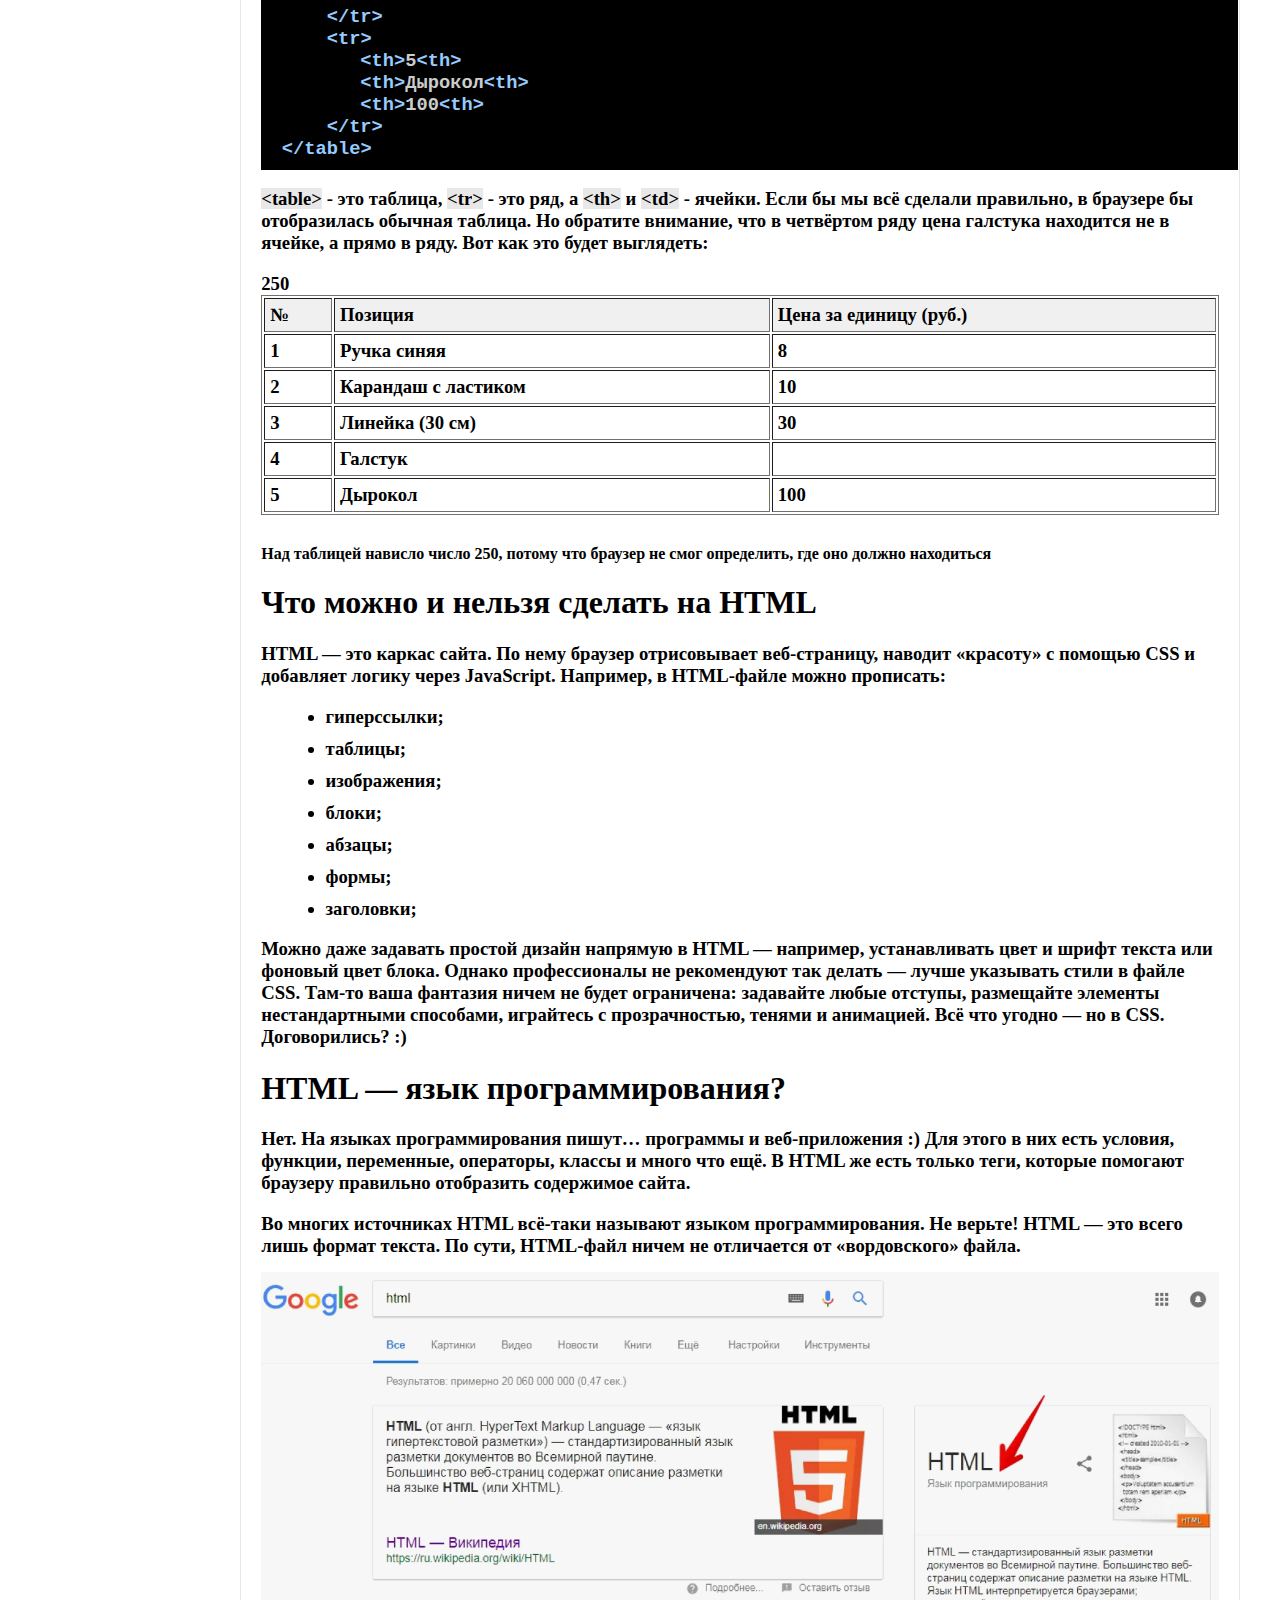
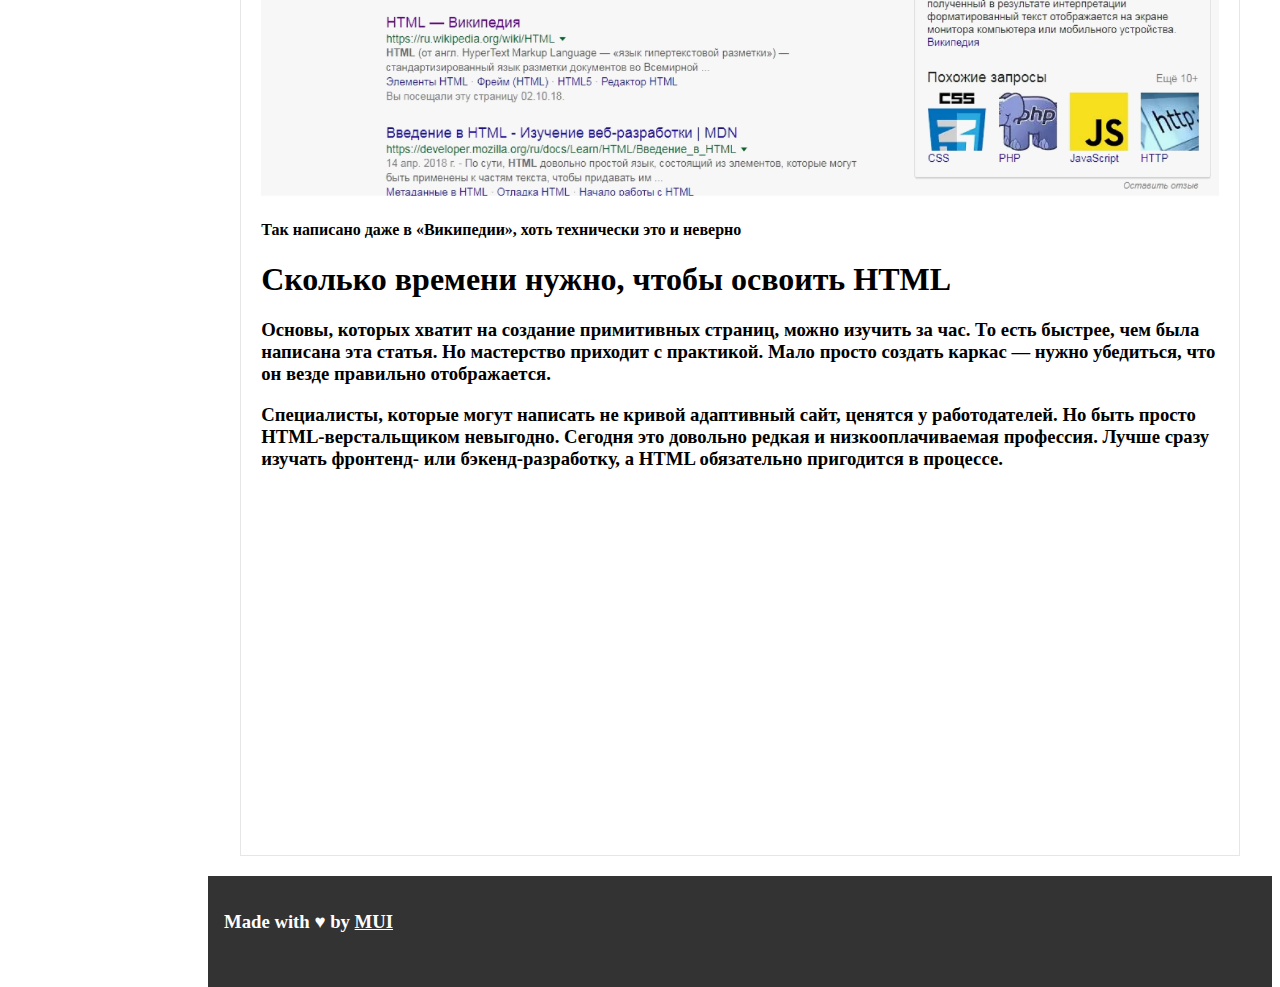
<file: html.html>
<!doctype html>
<html>
<head>
    <meta charset="utf-8">
    <meta http-equiv="X-UA-Compatible" content="IE=edge">
    <meta name="viewport" content="width=device-width, initial-scale=1">
    <title>MUI Landing Page with Extras</title>
    <link rel="stylesheet" href="//cdnjs.cloudflare.com/ajax/libs/font-awesome/4.7.0/css/font-awesome.min.css">
    <link rel="stylesheet" href="//cdnjs.cloudflare.com/ajax/libs/animate.css/3.5.2/animate.min.css">
    <link rel="stylesheet" href="//cdn.muicss.com/mui-latest/extra/mui-colors.min.css">

    <link href="//cdn.muicss.com/mui-latest/css/mui.min.css" rel="stylesheet" type="text/css" />
    <link href="cssmain.css" rel="stylesheet" type="text/css"/>
    <script src="//cdn.muicss.com/mui-latest/js/mui.min.js"></script>
    <script src="//code.jquery.com/jquery-2.1.4.min.js"></script>
    <script src="jsskript.js"></script>
</head>
<body>
<div id="sidedrawer" class="mui--no-user-select">
    <div id="sidedrawer-brand" class="mui--appbar-line-height">
        <a class="mui--text-title" href="index.html">Brand.io</a>
    </div>
    <div class="mui-divider"></div>
    <ul>
        <li>
            <strong>Курсы</strong>
            <ul>
                <li><a href="https://practicum.yandex.ru/frontend-developer-ab/">Yandex</a></li>
                <li><a href="https://skillbox.ru/course/profession-developer-trial/?utm_source=yandex&utm_medium=cpc&utm_campaign=1873_profession-developer_yandex_cpc_poisk_course_ru_code-trial_skillbox_105214149&utm_content=adg_5381791759|ad_15681654002|ph_49559672434|key_---autotargeting|dev_desktop|pst_premium_4|rgnid_10939_Республика%20Коми|placement_none|creative_{creative_name}&utm_term=---autotargeting&yclid=7231862183104348159">Skillbox</a></li>
                <li><a href="https://productstar.ru/dev-java-prof?utm_source=Yandex&utm_medium=cpc&utm_campaign=Search_Dev-Java-Prof_August_113768246&utm_term=обучение%20ява%20скрипт&utm_content=08-2024&roistat_referrer=none&roistat_pos=premium_3&roistat=direct4_search_16436229770_обучение%20ява%20скрипт&yclid=13939481950334222335">Productstar</a></li>
            </ul>
        </li>
        <li>
            <strong>Игры</strong>
            <ul>
                <li><a href="gamecsshtml.html">HTML и CSS</a></li>
                <li><a href="gamejs.html">JavaScript</a></li>
            </ul>
        </li>
        <li>
            <strong>Тренажеры</strong>
            <ul>
                <li><a href="https://www.ozaria.com">Ozaria</a></li>
                <li><a href="https://gridcritters.com/?ref=xranks">Grid Сritters</a></li>
            </ul>
        </li>
    </ul>
</div>
</body>
<header id="header">
    <body>
    <div class="mui-appbar mui--appbar-line-height">
        <div class="mui-container-fluid">
            <a class="sidedrawer-toggle mui--visible-xs-inline-block mui--visible-sm-inline-block js-show-sidedrawer">☰</a>
            <a class="sidedrawer-toggle mui--hidden-xs mui--hidden-sm js-hide-sidedrawer">☰</a>
            <span class="mui--text-title mui--visible-xs-inline-block mui--visible-sm-inline-block">Brand.io</span>
            <div class="mui--text-right">
                <ul class="mui-list--inline mui--text-body2">
                    <li>
                        <div class="mui-dropdown">
                            <button class="mui-btn mui-btn--primary" data-mui-toggle="dropdown">
                                <i class="fa fa-user" aria-hidden="true"></i> Опции
                                <span class="mui-caret"></span>
                            </button>
                            <ul class="mui-dropdown__menu">
                                <li><a href="mem.html">логин</a></li>
                            </ul>
                        </div>
                    </li>
                </ul>
            </div>
        </div>
    </div>
    <ul class="mui-tabs__bar mui-tabs__bar--justified">
        <li class="tag-1"><a href="html.html"><h4>HTML</h4></a></li>
        <li><a href="css.html"><h4>CSS</h4></a></li>
        <li><a href="javaskript.html"><h4>JavaScript</h4></a></li>
    </ul>
    <div class="tab-content">
        <div class="mui-tabs__pane" id="pane-justified-1">Контент для HTML</div>
        <div class="mui-tabs__pane" id="pane-justified-2">Контент для CSS</div>
        <div class="mui-tabs__pane" id="pane-justified-3">Контент для JavaScript</div>
    </div>
    </body>
</header>
<div id="content-wrapper">
    <div class="mui--appbar-height"></div>
        <div class="text">
            <div class="mui--text-left">
            <br>
            <h1>Язык HTML: что это такое и как он работает</h1>
            </div>
            <p>
            <div>
                <h3>
                    <strong><jk>HTML</jk></strong> (от английского HyperText Markup Language) - это язык гипертекстовой разметки текста. Он нужен, чтобы размещать на веб-странице элементы: текст, картинки, таблицы и видео.
                </h3>
            </div>
            </p>
            <p>
            <div>
                <h3>
                    Когда вы заходите на сайт, браузер подгружает HTML-файл с информацией о структуре и контенте веб-страницы. HTML как бы выстраивает визуальный фундамент сайта, но не «запускает» сайт самостоятельно. Он всего лишь указывает, где располагаются элементы, какой у них будет базовый дизайн, откуда брать <a href="https://skillbox.ru/media/code/chto_takoe_css/">стили для элементов</a> и скрипты (обычно их пишут на JavaScript).
                </h3>
            </div>
            </p>
            <h3>Вот, например, как выглядит сайт Skillbox Media на одном HTML:</h3>
            <div class="mui--text-center">
                <div class="stk-mask" data-ce-tag="mask">
                    <img src="/img/html.png" width="800" height="480">
                </div>
            </div>
            <div class="mui--text-center">
                <h1>Из чего состоит HTML-код</h1>
            </div>
            <h3>HTML состоит из тегов — команд, которые указывают браузеру, как отображать помещённый в них текст. Это и есть элементы веб-страницы. У каждого тега есть имя, которое заключается в угловые скобки
                <kpg><</kpg> и&nbsp;<kpg>></kpg>.
            </h3>
            <h3>
                Например, в тег <kpg><</kpg><kpg>p</kpg><kpg>></kpg>.
            </h3>
            <div class="baner">
                <div class="mui--text-left">
                    <h3>
                        <pre class="hljs adaptive-code"><span class="hljs-tag">&lt;<span class="hljs-name">p</span>&gt;</span>Привет, мир!<span class="hljs-tag">&lt;/<span class="hljs-name">p</span>&gt;</span></pre>
                    </h3>
                </div>
            </div>
            <h3>Теги бывают парные и непарные. Парные состоят из двух тегов - открывающего и закрывающего, а непарные - из одного. При этом непарный тег тоже можно закрывать, но это необязательно.</h3>
            <h3>
                Например, тег <kpg><</kpg><kpg>img</kpg><kpg>></kpg>, который позволяет разместить картинку на сайте, - непарный:
            </h3>
            <div class="baner">
                <div class="mui--text-left">
                    <h3>
                        <pre class="hljs adaptive-code"><span class="hljs-tag">&lt;<span class="hljs-name">img src=</span><span class="hljs-string">'bird.jpg'</span><span class="hljs-attr"> alt=</span><span class="hljs-string">'photo of bird'</span>&gt;</span></pre>
                    </h3>
                </div>
            </div>
            <h3>
                У каждого тега есть атрибуты. С их помощью можно передавать элементам веб-страницы дополнительные данные: размеры, уникальный id элемента, ссылки на изображения и так далее.
            </h3>
            <h3>
                Элемент <kpg><</kpg><kpg>img</kpg><kpg>></kpg> включает в себя два основных атрибута - <kpg>scr</kpg> и <kpg>alt</kpg>. Первый добавляет ссылку на файл, а второй — подпись к картинке, которая покажется, если файл не загрузится:
            </h3>
            <div class="mui--text-center">
                <div class="stk-mask" data-ce-tag="mask">
                    <img src="/img/zagry.png" width="800" height="480">
                </div>
                <div class="mui--text-dark-secondary h3-small">Так работает атрибут alt, если картинка не загрузилась</div>
            </div>
            <h3>
                Тег <kpg><</kpg><kpg>p</kpg><kpg>></kpg> - парный, он всегда должен закрываться тегом <kpg><</kpg><kpg>/p</kpg><kpg>></kpg>. Парные теги применяются для разметки блоков — элементов, в которые можно вкладывать другие элементы (в том числе блоки). К ним относятся:
            </h3>
            <div class="zag">
                <h3>
                    <ul>
                        <li class="stk-reset">контейнеры ( <kpg>div</kpg> );</li>
                        <li class="stk-reset">Абзацы;</li>
                        <li class="stk-reset">Заголовки;</li>
                        <li class="stk-reset">Списки;</li>
                        <li class="stk-reset">Таблицы;</li>
                    </ul>
                </h3>
            </div>
            <h3>
                Так выглядит код веб-страницы с тегами <kpg><</kpg><kpg>p</kpg><kpg>></kpg> и <kpg><</kpg><kpg>img</kpg><kpg>></kpg>:
            </h3>
            <div class="baner">
                <div class="mui--text-left">
                 <h3>
 <pre class="hljs adaptive-code">
 <span class="hljs-tag">&lt;<span class="hljs-name">p</span>>
       <span class="hljs-text">Какой-нибудь сопроводительный текст. Обычно в примерах используют
lorem ipsum, но мы пишем всё сами -- хардкор!</span>
 <span class="hljs-tag">&lt;<span class="hljs-name">p</span>>
 <span class="hljs-tag">&lt;<span class="hljs-name">img src=</span><span class="hljs-string">'bird.jpg'</span>>
 <span class="hljs-tag">&lt;<span class="hljs-name">p</span>><span class="hljs-text">А тут ещё один абзац, чтобы заполнить пустоту.</span><span class="hljs-tag">&lt;<span class="hljs-name">p</span>></pre>
                 </h3>
                </div>
            </div>
            <h3>
                А вот как его отображает браузер:
            </h3>
            <div class="mui--text-center">
                <div class="stk-mask" data-ce-tag="mask">
                    <img src="/img/skill.png" width="800" height="480">
                </div>
            </div>
            <h3>
                Теперь добавим ещё один тег - <kpg><</kpg><kpg>center</kpg><kpg>></kpg> . Он центрирует элементы на экране. Затем положим в него теги <u><</u><u>p</u><u>></u> и <u><</u><u>img</u><u>></u>:
            </h3>
            <div class="baner">
                <div class="mui--text-left">
                    <h3>
 <pre class="hljs adaptive-code">
 <span class="hljs-tag">&lt;<span class="hljs-name">center</span>>
    <span class="hljs-tag">&lt;<span class="hljs-name">p</span>>
       <span class="hljs-text">Какой-нибудь сопроводительный текст.Обычно в примерах используют
lorem ipsum, но мы пишем всё сами -- хардкор!</span>
    <span class="hljs-tag">&lt;<span class="hljs-name">p</span>>
    <span class="hljs-tag">&lt;<span class="hljs-name">img src=</span><span class="hljs-string">'bird.jpg'</span>>
    <span class="hljs-tag">&lt;<span class="hljs-name">p</span>><span class="hljs-text">А тут ещё один абзац, чтобы заполнить пустоту.</span><span class="hljs-tag">&lt;<span class="hljs-name">p</span>>
 <span class="hljs-tag">&lt;<span class="hljs-name">center</span>></pre>
                    </h3>
                </div>
            </div>
            <h3>
                У нас получился такой результат:
            </h3>
            <div class="mui--text-center">
                <div class="stk-mask" data-ce-tag="mask">
                    <img src="/img/skill-cen.png" width="800" height="480">
                </div>
            </div>
            <h1>
                Как HTML работает на сайтах
            </h1>
            <h3>
                Давайте разберём, как браузеры отрисовывают веб-страницы с помощью HTML-файлов.
            </h3>
            <h3>
                Принцип работы разметки следующий:
            </h3>
            <div class="zag">
                <h3>
                    <ul>
                        <li class="stk-reset">Вы вводите в адресную строку адрес сайта или страницы.</li>
                        <li class="stk-reset">Браузер отправляет запрос по этому адресу и получает файл в формате HTML.</li>
                        <li class="stk-reset">Код из полученного файла последовательно преобразуется в визуальные объекты.</li>
                    </ul>
                </h3>
            </div>
            <h3>
                При этом каждый браузер руководствуется своими правилам отображения элементов. Раньше разработчикам приходилось создавать отдельные версии сайтов для Internet Explorer, Firefox, Opera и других браузеров. Стоило только не учесть какую-то особенность браузера, и сайт падал на глазах у разочарованных пользователей. К счастью, организация W3C разработала <a href="https://skillbox.ru/media/code/vebstandarty-zachem-i-kak-ikh-izuchat/?utm_source=media&utm_medium=link&utm_campaign=all_all_media_links_links_articles_all_all_skillbox">веб-стандарты</a> - чтобы сайты отображались более или менее одинаково во всех браузерах.
            </h3>
            <h3>
                Но и от обыкновенных ошибок никто не застрахован. Если разработчик по невнимательности не закроет тег или добавит содержимое куда-нибудь не туда, на странице вылезет что-то неожиданное. Допустим, мы написали таблицу:
            </h3>
            <div class="baner">
                <div class="mui--text-left">
                    <h3>
 <pre class="hljs adaptive-code">
 <span class="hljs-tag">&lt;<span class="hljs-name">table</span> <span class="hljs-tag">border=</span><span class="hljs-string">"1"</span>>

     <span class="hljs-tag"><<span class="hljs-name">tr</span>>
        <span class="hljs-tag">&lt;<span class="hljs-name">th</span>><span class="hljs-text">№</span><span class="hljs-tag">&lt;<span class="hljs-name">/th</span>>
        <span class="hljs-tag"><</span><span class="hljs-name">th</span>><span class="hljs-text">Позиция</span><span class="hljs-tag">&lt;<span class="hljs-name">/th</span>>
        <span class="hljs-tag"><</span><span class="hljs-name">th</span>><span class="hljs-text">Цена за единицу (руб).</span>&lt;<span class="hljs-name">/th</span>>
     <span class="hljs-tag"><<span class="hljs-name">/tr</span>>
     <span class="hljs-tag"><<span class="hljs-name">tr</span>>
        <span class="hljs-tag">&lt;<span class="hljs-name">th</span>><span class="hljs-text">1</span><span class="hljs-tag">&lt;<span class="hljs-name">/th</span>>
        <span class="hljs-tag"><</span><span class="hljs-name">th</span>><span class="hljs-text">Ручка синяя</span><span class="hljs-tag">&lt;<span class="hljs-name">/th</span>>
        <span class="hljs-tag"><</span><span class="hljs-name">th</span>><span class="hljs-text">8</span>&lt;<span class="hljs-name">/th</span>>
     <span class="hljs-tag"><<span class="hljs-name">/tr</span>>
     <span class="hljs-tag"><<span class="hljs-name">tr</span>>
        <span class="hljs-tag">&lt;<span class="hljs-name">th</span>><span class="hljs-text">2</span><span class="hljs-tag">&lt;<span class="hljs-name">th</span>>
        <span class="hljs-tag"><</span><span class="hljs-name">th</span>><span class="hljs-text">Карандаш с ластком</span><span class="hljs-tag">&lt;<span class="hljs-name">th</span>>
        <span class="hljs-tag"><</span><span class="hljs-name">th</span>><span class="hljs-text">10</span>&lt;<span class="hljs-name">th</span>>
     <span class="hljs-tag"><<span class="hljs-name">/tr</span>>
     <span class="hljs-tag"><<span class="hljs-name">tr</span>>
        <span class="hljs-tag">&lt;<span class="hljs-name">th</span>><span class="hljs-text">3</span><span class="hljs-tag">&lt;<span class="hljs-name">th</span>>
        <span class="hljs-tag"><</span><span class="hljs-name">th</span>><span class="hljs-text">Линейка (30 см)</span><span class="hljs-tag">&lt;<span class="hljs-name">th</span>>
        <span class="hljs-tag"><</span><span class="hljs-name">th</span>><span class="hljs-text">30</span>&lt;<span class="hljs-name">th</span>>
     <span class="hljs-tag"><<span class="hljs-name">/tr</span>>
     <span class="hljs-tag"><<span class="hljs-name">tr</span>>
        <span class="hljs-tag">&lt;<span class="hljs-name">th</span>><span class="hljs-text">4</span><span class="hljs-tag">&lt;<span class="hljs-name">th</span>>
        <span class="hljs-tag"><</span><span class="hljs-name">th</span>><span class="hljs-text">Галстук</span><span class="hljs-tag">&lt;<span class="hljs-name">th</span>>
        <span class="hljs-tag"><</span><span class="hljs-name">th</span>><span class="hljs-text">250</span>&lt;<span class="hljs-name">th</span>>
     <span class="hljs-tag"><<span class="hljs-name">/tr</span>>
     <span class="hljs-tag"><<span class="hljs-name">tr</span>>
        <span class="hljs-tag">&lt;<span class="hljs-name">th</span>><span class="hljs-text">5</span><span class="hljs-tag">&lt;<span class="hljs-name">th</span>>
        <span class="hljs-tag"><</span><span class="hljs-name">th</span>><span class="hljs-text">Дырокол</span><span class="hljs-tag">&lt;<span class="hljs-name">th</span>>
        <span class="hljs-tag"><</span><span class="hljs-name">th</span>><span class="hljs-text">100</span>&lt;<span class="hljs-name">th</span>>
     <span class="hljs-tag"><<span class="hljs-name">/tr</span>>
 <span class="hljs-tag">&lt;<span class="hljs-name">/table</span>></pre>
                    </h3>
                </div>
            </div>
            <h3>
                <kpg><</kpg><kpg>table</kpg><kpg>></kpg> -  это таблица, <kpg><</kpg><kpg>tr</kpg><kpg>></kpg> - это ряд, а <kpg><</kpg><kpg>th</kpg><kpg>></kpg> и <kpg><</kpg><kpg>td</kpg><kpg>></kpg> - ячейки. Если бы мы всё сделали правильно, в браузере бы отобразилась обычная таблица. Но обратите внимание, что в четвёртом ряду цена галстука находится не в ячейке, а прямо в ряду. Вот как это будет выглядеть:
            </h3>
            <div class="mui--text-left">
            <h3>
            <table border='1'>

                <tr>
                    <th>№</th>
                    <th>Позиция</th>
                    <th>Цена за единицу (руб.)</th>
                </tr>
                <tr>
                    <td>1</td>
                    <td>Ручка синяя</td>
                    <td>8</td>
                </tr>
                <tr>
                    <td>2</td>
                    <td>Карандаш с ластиком</td>
                    <td>10</td>
                </tr>
                <tr>
                    <td>3</td>
                    <td>Линейка (30 см)</td>
                    <td>30</td>
                </tr>
                <tr>
                    <td>4</td>
                    <td>Галстук</td>
                    <td></td>250
                </tr>
                <tr>
                    <td>5</td>
                    <td>Дырокол</td>
                    <td>100</td>
                </tr>
            </table>
            </h3>
            </div>
            <h4>
                <div class="mui--text-dark-hint">Над таблицей нависло число 250, потому что браузер не смог определить, где оно должно находиться</div>
            </h4>
            <h1>
                Что можно и нельзя сделать на HTML
            </h1>
            <h3>
                HTML — это каркас сайта. По нему браузер отрисовывает веб-страницу, наводит «красоту» с помощью CSS и добавляет логику через JavaScript. Например, в HTML-файле можно прописать:
            </h3>
            <div class="zag">
                <h3>
                    <ul>
                        <li class="stk-reset">гиперссылки;</li>
                        <li class="stk-reset">таблицы;</li>
                        <li class="stk-reset">изображения;</li>
                        <li class="stk-reset">блоки;</li>
                        <li class="stk-reset">абзацы;</li>
                        <li class="stk-reset">формы;</li>
                        <li class="stk-reset">заголовки;</li>
                    </ul>
                </h3>
            </div>
            <h3>
                Можно даже задавать простой дизайн напрямую в HTML — например, устанавливать цвет и шрифт текста или фоновый цвет блока. Однако профессионалы не рекомендуют так делать — лучше указывать стили в файле CSS. Там-то ваша фантазия ничем не будет ограничена: задавайте любые отступы, размещайте элементы нестандартными способами, играйтесь с прозрачностью, тенями и анимацией. Всё что угодно — но в CSS. Договорились? :)
            </h3>
            <h1>
                HTML — язык программирования?
            </h1>
            <h3>
                Нет. На языках программирования пишут… программы и веб-приложения :) Для этого в них есть условия, функции, переменные, операторы, классы и много что ещё. В HTML же есть только теги, которые помогают браузеру правильно отобразить содержимое сайта.
            </h3>
            <h3>
                Во многих источниках HTML всё-таки называют языком программирования. Не верьте! HTML — это всего лишь формат текста. По сути, HTML-файл ничем не отличается от «вордовского» файла.
            </h3>
            <div class="mui--text-center">
                <div class="stk-mask" data-ce-tag="mask">
                    <img src="/img/html2.png" width="800" height="480">
                </div>
            </div>
            <h4>
                <div class="mui--text-dark-hint">
                    Так написано даже в «Википедии», хоть технически это и неверно
                </div>
            </h4>
            <div class="mui--text-left">
                <h1>
                    Сколько времени нужно, чтобы освоить HTML
                </h1>
                <h3>
                    Основы, которых хватит на создание примитивных страниц, можно изучить за час. То есть быстрее, чем была написана эта статья. Но мастерство приходит с практикой. Мало просто создать каркас — нужно убедиться, что он везде правильно отображается.
                </h3>
                <h3>
                    Специалисты, которые могут написать не кривой адаптивный сайт, ценятся у работодателей. Но быть просто HTML-верстальщиком невыгодно. Сегодня это довольно редкая и низкооплачиваемая профессия. Лучше сразу изучать фронтенд- или бэкенд-разработку, а HTML обязательно пригодится в процессе.
                </h3>
                <div class="video-container">
                    <div class="video-wrapper">
                        <iframe src="https://rutube.ru/play/embed/98c305b15420f3d790a149c1702385f7/" frameborder="0" allow="clipboard-write; autoplay" webkitAllowFullScreen mozallowfullscreen allowFullScreen></iframe>
                    </div>
                </div>
            </div>
        </div>
    </div>
    </div>
    <footer id="footere">
        <div class="mui--text-left">
            <div class="mui-container-fluid">
                    <h3>
                    Made with ♥ by <a href="https://www.muicss.com">MUI</a>
                    </h3>
            </div>
        </div>
        </footer>
</body>
</html>
</file>
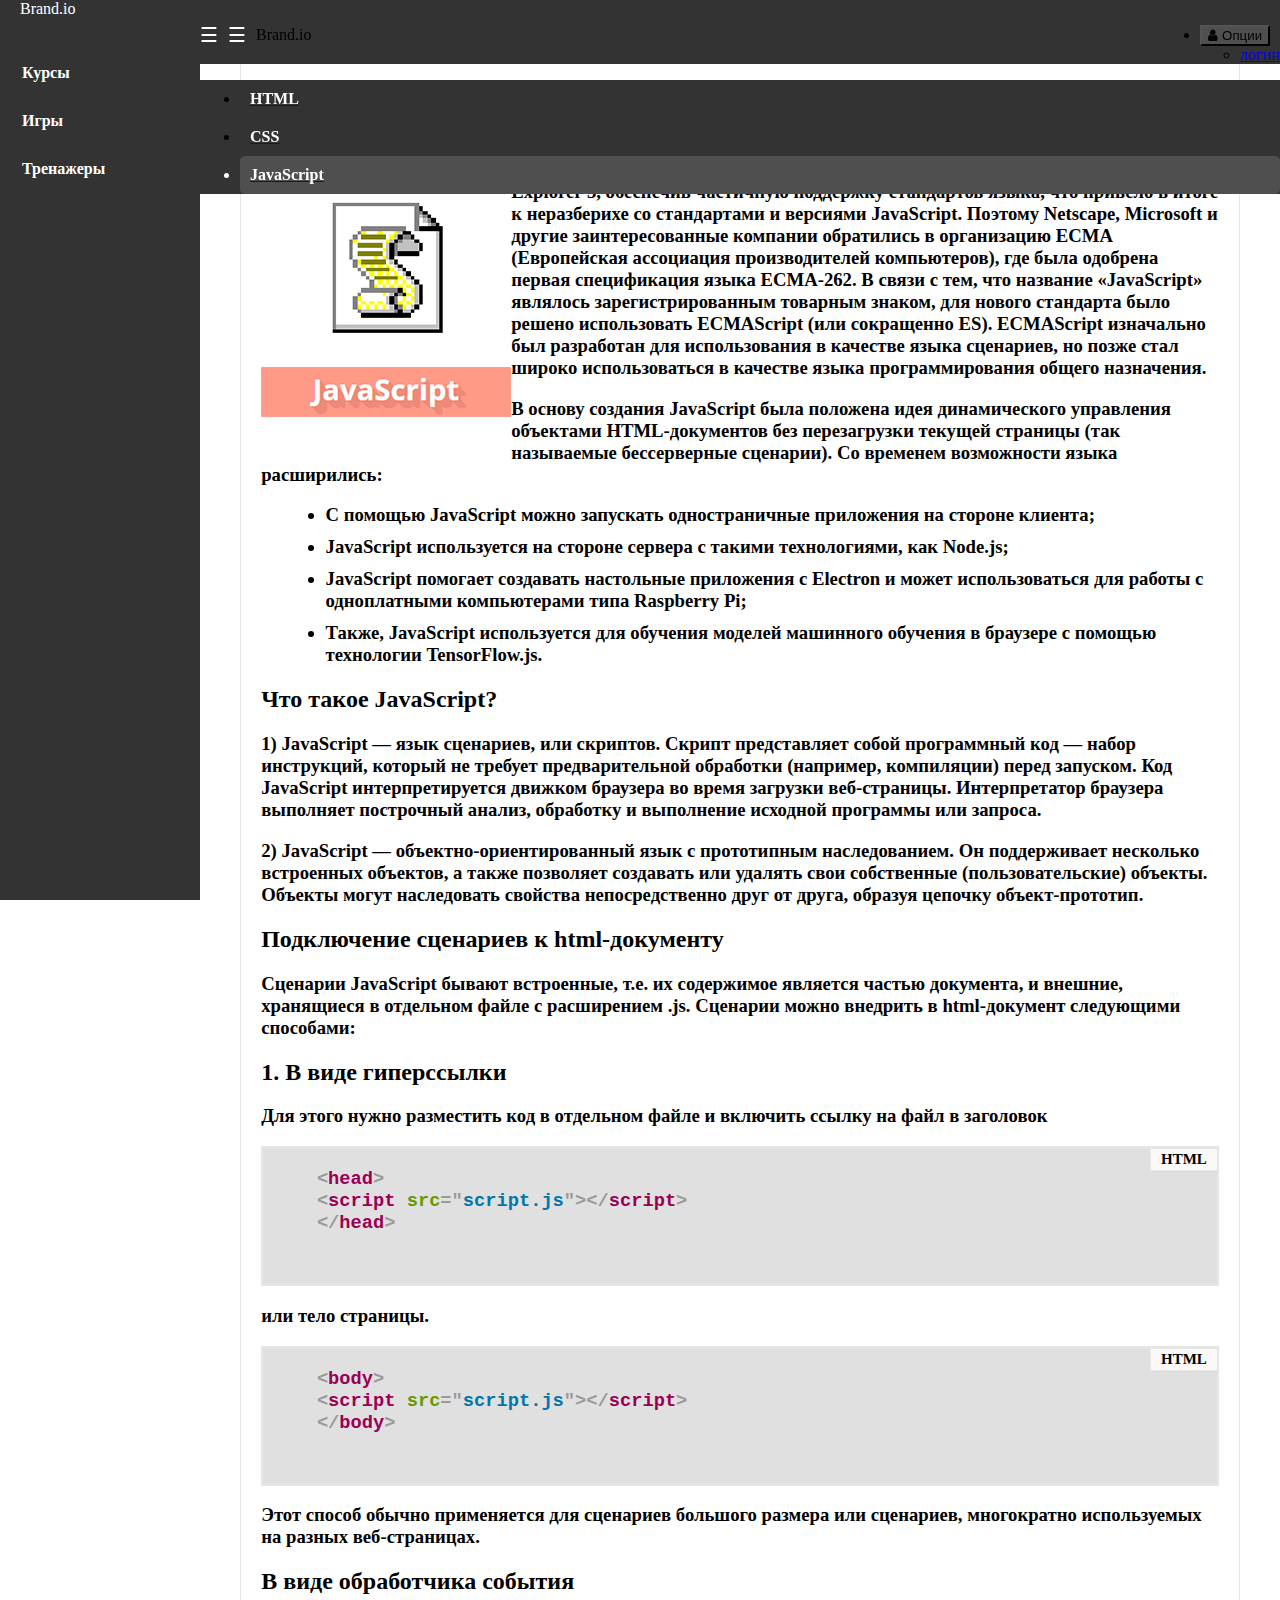
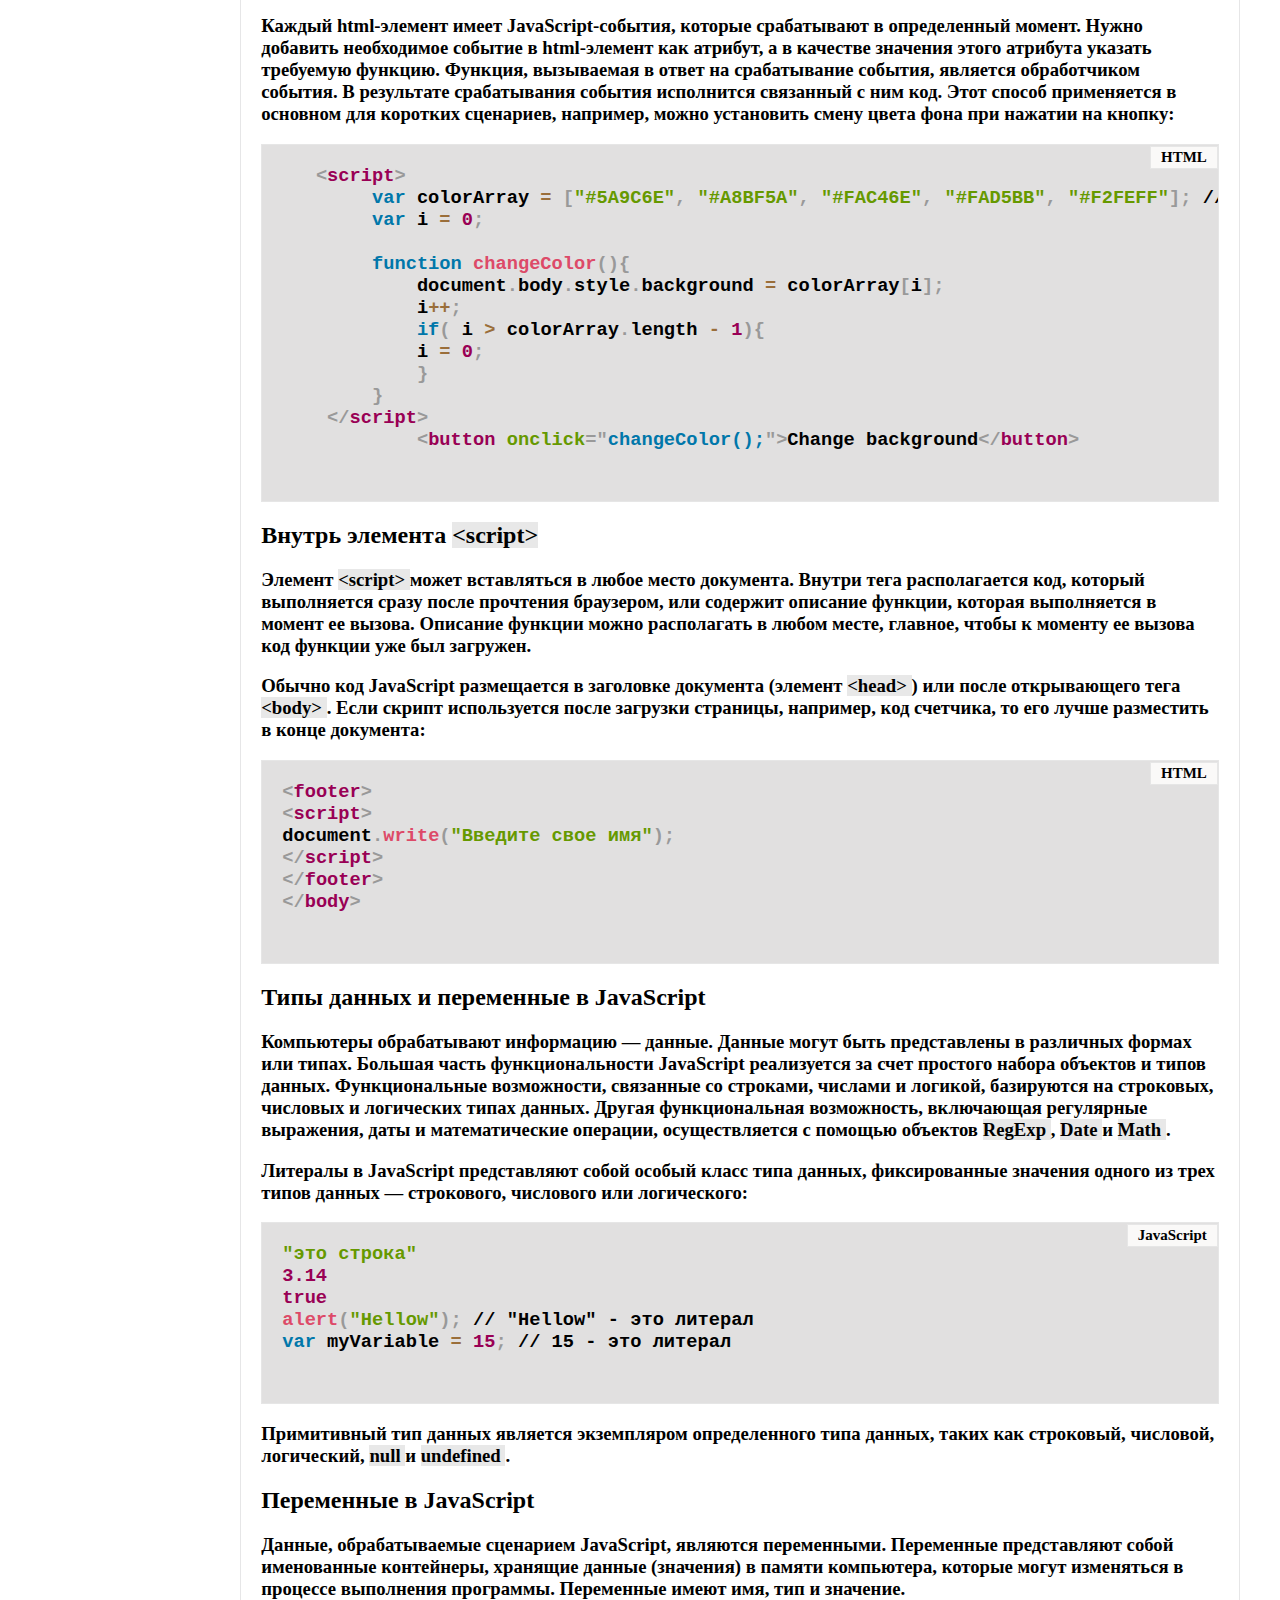
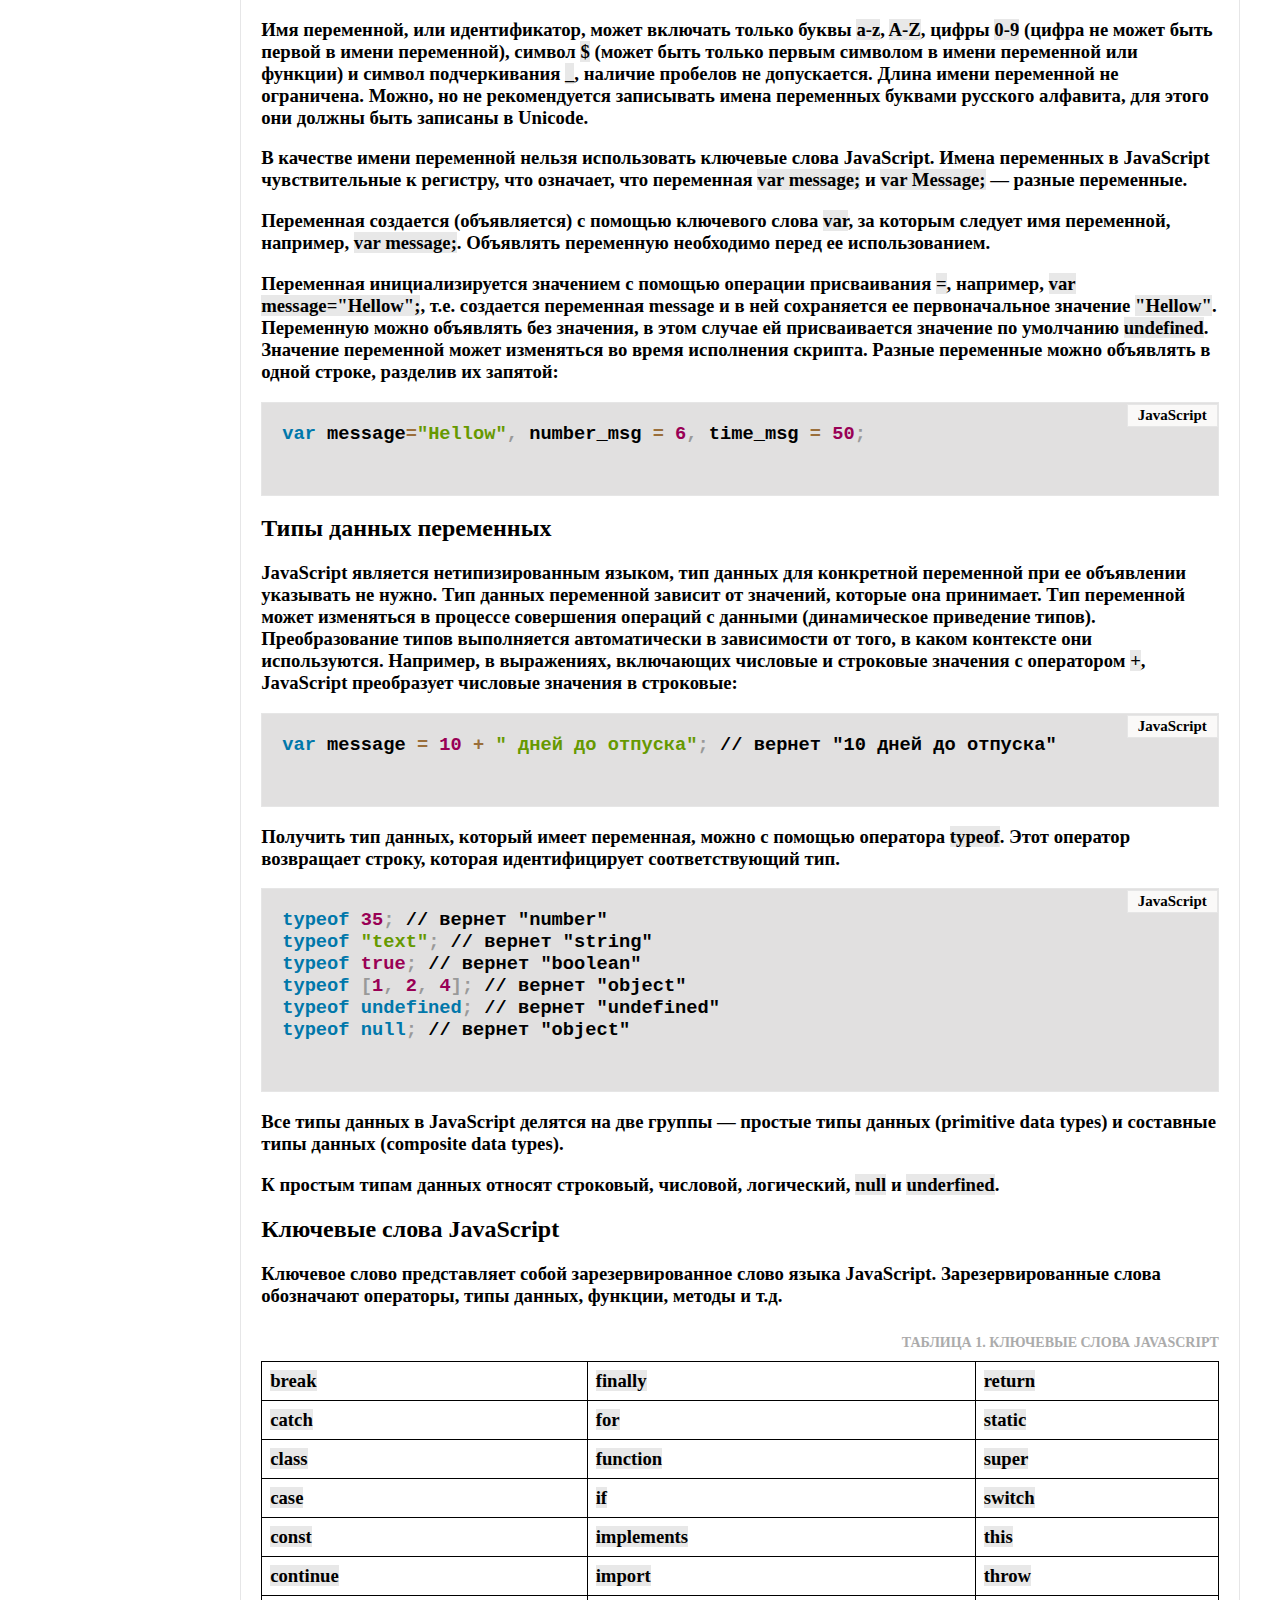
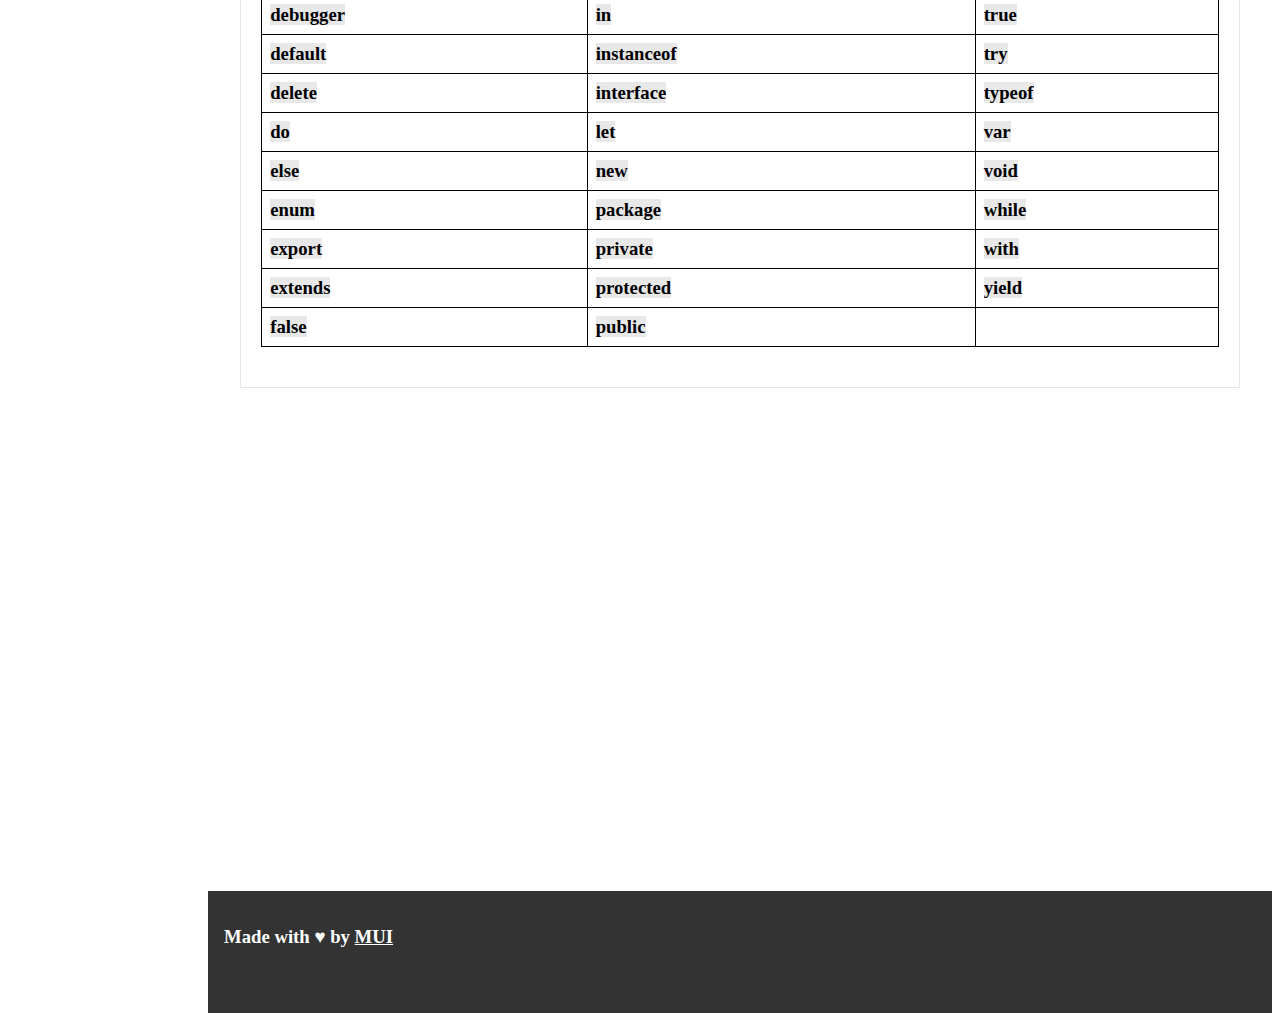
<file: javaskript.html>
<!doctype html>
<html xmlns="http://www.w3.org/1999/html">
<head>
    <meta charset="utf-8">
    <meta http-equiv="X-UA-Compatible" content="IE=edge">
    <meta name="viewport" content="width=device-width, initial-scale=1">
    <title>MUI Landing Page with Extras</title>
    <link rel="stylesheet" href="//cdnjs.cloudflare.com/ajax/libs/font-awesome/4.7.0/css/font-awesome.min.css">
    <link rel="stylesheet" href="//cdnjs.cloudflare.com/ajax/libs/animate.css/3.5.2/animate.min.css">
    <link rel="stylesheet" href="//cdn.muicss.com/mui-latest/extra/mui-colors.min.css">

    <link href="//cdn.muicss.com/mui-latest/css/mui.min.css" rel="stylesheet" type="text/css" />
    <link href="cssmain.css" rel="stylesheet" type="text/css"/>
    <script src="//cdn.muicss.com/mui-latest/js/mui.min.js"></script>
    <script src="//code.jquery.com/jquery-2.1.4.min.js"></script>
    <script src="jsskript.js"></script>
</head>
<body>
<div id="sidedrawer" class="mui--no-user-select">
    <div id="sidedrawer-brand" class="mui--appbar-line-height">
        <a class="mui--text-title" href="index.html">Brand.io</a>
    </div>
    <div class="mui-divider"></div>
    <ul>
        <li>
            <strong>Курсы</strong>
            <ul>
                <li><a href="https://practicum.yandex.ru/frontend-developer-ab/">Yandex</a></li>
                <li><a href="https://skillbox.ru/course/profession-developer-trial/?utm_source=yandex&utm_medium=cpc&utm_campaign=1873_profession-developer_yandex_cpc_poisk_course_ru_code-trial_skillbox_105214149&utm_content=adg_5381791759|ad_15681654002|ph_49559672434|key_---autotargeting|dev_desktop|pst_premium_4|rgnid_10939_Республика%20Коми|placement_none|creative_{creative_name}&utm_term=---autotargeting&yclid=7231862183104348159">Skillbox</a></li>
                <li><a href="https://productstar.ru/dev-java-prof?utm_source=Yandex&utm_medium=cpc&utm_campaign=Search_Dev-Java-Prof_August_113768246&utm_term=обучение%20ява%20скрипт&utm_content=08-2024&roistat_referrer=none&roistat_pos=premium_3&roistat=direct4_search_16436229770_обучение%20ява%20скрипт&yclid=13939481950334222335">Productstar</a></li>
            </ul>
        </li>
        <li>
            <strong>Игры</strong>
            <ul>
                <li><a href="gamecsshtml.html">HTML и CSS</a></li>
                <li><a href="gamejs.html">JavaScript</a></li>
            </ul>
        </li>
        <li>
            <strong>Тренажеры</strong>
            <ul>
                <li><a href="https://www.ozaria.com">Ozaria</a></li>
                <li><a href="https://gridcritters.com/?ref=xranks">Grid Сritters</a></li>
            </ul>
        </li>
    </ul>
</div>
</body>
<header id="header">
    <body>
    <div class="mui-appbar mui--appbar-line-height">
        <div class="mui-container-fluid">
            <a class="sidedrawer-toggle mui--visible-xs-inline-block mui--visible-sm-inline-block js-show-sidedrawer">☰</a>
            <a class="sidedrawer-toggle mui--hidden-xs mui--hidden-sm js-hide-sidedrawer">☰</a>
            <span class="mui--text-title mui--visible-xs-inline-block mui--visible-sm-inline-block">Brand.io</span>
            <div class="mui--text-right">
                <ul class="mui-list--inline mui--text-body2">
                    <li>
                        <div class="mui-dropdown">
                            <button class="mui-btn mui-btn--primary" data-mui-toggle="dropdown">
                                <i class="fa fa-user" aria-hidden="true"></i> Опции
                                <span class="mui-caret"></span>
                            </button>
                            <ul class="mui-dropdown__menu">
                                <li><a href="mem.html">логин</a></li>
                            </ul>
                        </div>
                    </li>
                </ul>
            </div>
        </div>
    </div>
    <ul class="mui-tabs__bar mui-tabs__bar--justified">
        <li><a href="html.html"><h4>HTML</h4></a></li>
        <li><a href="css.html"><h4>CSS</h4></a></li>
        <li class="tag-3"><a href="javaskript.html"><h4>JavaScript</h4></a></li>
    </ul>
    <div class="tab-content">
        <div class="mui-tabs__pane" id="pane-justified-1">Контент для HTML</div>
        <div class="mui-tabs__pane" id="pane-justified-2">Контент для CSS</div>
        <div class="mui-tabs__pane" id="pane-justified-3">Контент для JavaScript</div>
    </div>
    </body>
</header>
<div id="content-wrapper">
    <div class="mui--appbar-height"></div>
    <div class="text">
        <div class="mui--text-left">
            <br>
            <h1>
                Основы JavaScript
            </h1>
            <div>
                <img width="250" height="250" src="/img/js1.png" class="size-page-image" alt decoding="async" fetchpriority="high">
            </div>
            <h3>
                <strong><jk>JavaScript</jk></strong> создавался как скриптовый язык для браузеров Netscape. Компания Microsoft также признала его потенциал и включила под именем <strong><jk>JScript</jk></strong> в Internet Explorer 3, обеспечив частичную поддержку стандартов языка, что привело в итоге к неразберихе со стандартами и версиями JavaScript. Поэтому Netscape, Microsoft и другие заинтересованные компании обратились в организацию ECMA (Европейская ассоциация производителей компьютеров), где была одобрена первая спецификация языка ECMA-262. В связи с тем, что название «JavaScript» являлось зарегистрированным товарным знаком, для нового стандарта было решено использовать ECMAScript (или сокращенно ES). ECMAScript изначально был разработан для использования в качестве языка сценариев, но позже стал широко использоваться в качестве языка программирования общего назначения.
            </h3>
            <h3>
                В основу создания JavaScript была положена идея динамического управления объектами HTML-документов без перезагрузки текущей страницы (так называемые бессерверные сценарии). Со временем возможности языка расширились:
            </h3>
            <div class="zag">
                <h3>
                    <ul>
                        <li class="stk-reset">С помощью JavaScript можно запускать одностраничные приложения на стороне клиента;</li>
                        <li class="stk-reset">JavaScript используется на стороне сервера с такими технологиями, как Node.js;</li>
                        <li class="stk-reset">JavaScript помогает создавать настольные приложения с Electron и может использоваться для работы с одноплатными компьютерами типа Raspberry Pi;</li>
                        <li class="stk-reset">Также, JavaScript используется для обучения моделей машинного обучения в браузере с помощью технологии TensorFlow.js.</li>
                    </ul>
                </h3>
            </div>
            <h2>
                Что такое JavaScript?
            </h2>
            <h3>
                1) JavaScript — язык сценариев, или скриптов. Скрипт представляет собой программный код — набор инструкций, который не требует предварительной обработки (например, компиляции) перед запуском. Код JavaScript интерпретируется движком браузера во время загрузки веб-страницы. Интерпретатор браузера выполняет построчный анализ, обработку и выполнение исходной программы или запроса.
            </h3>
            <h3>
                2) JavaScript — объектно-ориентированный язык с прототипным наследованием. Он поддерживает несколько встроенных объектов, а также позволяет создавать или удалять свои собственные (пользовательские) объекты. Объекты могут наследовать свойства непосредственно друг от друга, образуя цепочку объект-прототип.
            </h3>
            <h2>
                Подключение сценариев к html-документу
            </h2>
            <h3>
                Сценарии JavaScript бывают встроенные, т.е. их содержимое является частью документа, и внешние, хранящиеся в отдельном файле с расширением .js. Сценарии можно внедрить в html-документ следующими способами:
            </h3>
            <h2>
                1. В виде гиперссылки
            </h2>
            <h3>
                Для этого нужно разместить код в отдельном файле и включить ссылку на файл в заголовок
            </h3>
            <h3>
            <div class="code-toolbar">
                <div class="bord code-toolbar">
            <pre class="language-html"><span class="token tag"><span class="token tag">   <span class="token punctuation"><</span>head</span><span class="token punctuation">></span></span>
   <span class="token tag"><span class="token punctuation"><</span>script</span> <span class="token attr-name">src</span><span class="token attr-value"><span class="token attr-value"><span class="token punctuation">=</span></span><span class="token punctuation">"</span>script.js<span class="token punctuation">"</span></span><span class="token punctuation">></span><span class="token tag"><span class="token tag"><span class="token punctuation">&lt;/</span>script</span><span class="token punctuation">></span></span>
   <span class="token tag"><span class="token tag"><span class="token punctuation">&lt;/</span>head</span><span class="token punctuation">></span></span></pre></div>
                <div class="toolbar">
                    <div class="toolbar-item">
                        <span>HTML</span>
                    </div>
                </div>
            </div>
            </h3>
        </div>
        <h3>
            или тело страницы.
        </h3>
        <h3>
            <div class="code-toolbar">
                <div class="bord code-toolbar">
            <pre class="language-html"><span class="token tag"><span class="token tag">   <span class="token punctuation"><</span>body</span><span class="token punctuation">></span></span>
   <span class="token tag"><span class="token punctuation"><</span>script</span> <span class="token attr-name">src</span><span class="token attr-value"><span class="token attr-value"><span class="token punctuation">=</span></span><span class="token punctuation">"</span>script.js<span class="token punctuation">"</span></span><span class="token punctuation">></span><span class="token tag"><span class="token tag"><span class="token punctuation">&lt;/</span>script</span><span class="token punctuation">></span></span>
   <span class="token tag"><span class="token tag"><span class="token punctuation">&lt;/</span>body</span><span class="token punctuation">></span></span></pre></div>
                <div class="toolbar">
                    <div class="toolbar-item">
                        <span>HTML</span>
                    </div>
                </div>
            </div>
        </h3>
                <h3>
                    Этот способ обычно применяется для сценариев большого размера или сценариев, многократно используемых на разных веб-страницах.
                </h3>
            <h2>
                В виде обработчика события
            </h2>
            <h3>
                Каждый html-элемент имеет JavaScript-события, которые срабатывают в определенный момент. Нужно добавить необходимое событие в html-элемент как атрибут, а в качестве значения этого атрибута указать требуемую функцию. Функция, вызываемая в ответ на срабатывание события, является обработчиком события. В результате срабатывания события исполнится связанный с ним код. Этот способ применяется в основном для коротких сценариев, например, можно установить смену цвета фона при нажатии на кнопку:
            </h3>
        <h3>
        <div class="code-toolbar"><pre class="lang:default decode:true  language-html"><code class=" language-html"><span class="token tag"><span class="token tag">   <span class="token punctuation">&lt;</span>script</span><span class="token punctuation">&gt;</span></span><span class="token script"><span class="token language-javascript">
        <span class="token keyword">var</span> colorArray <span class="token operator">=</span> <span class="token punctuation">[</span><span class="token string">"#5A9C6E"</span><span class="token punctuation">,</span> <span class="token string">"#A8BF5A"</span><span class="token punctuation">,</span> <span class="token string">"#FAC46E"</span><span class="token punctuation">,</span> <span class="token string">"#FAD5BB"</span><span class="token punctuation">,</span> <span class="token string">"#F2FEFF"</span><span class="token punctuation">]</span><span class="token punctuation">;</span><span class="token comment"> // создаем массив с цветами фона</span>
        <span class="token keyword">var</span> i <span class="token operator">=</span> <span class="token number">0</span><span class="token punctuation">;</span>

        <span class="token keyword">function</span> <span class="token function">changeColor</span><span class="token punctuation">(</span><span class="token punctuation">)</span><span class="token punctuation">{</span>
            document<span class="token punctuation">.</span>body<span class="token punctuation">.</span>style<span class="token punctuation">.</span>background <span class="token operator">=</span> colorArray<span class="token punctuation">[</span>i<span class="token punctuation">]</span><span class="token punctuation">;</span>
            i<span class="token operator">++</span><span class="token punctuation">;</span>
            <span class="token keyword">if</span><span class="token punctuation">(</span> i <span class="token operator">&gt;</span> colorArray<span class="token punctuation">.</span>length <span class="token operator">-</span> <span class="token number">1</span><span class="token punctuation">)</span><span class="token punctuation">{</span>
            i <span class="token operator">=</span> <span class="token number">0</span><span class="token punctuation">;</span>
            <span class="token punctuation">}</span>
        <span class="token punctuation">}</span>
    </span></span><span class="token tag"><span class="token tag"><span class="token punctuation">&lt;/</span>script</span><span class="token punctuation">&gt;</span></span>
            <span class="token tag"><span class="token tag"><span class="token punctuation">&lt;</span>button</span> <span class="token attr-name">onclick</span><span class="token attr-value"><span class="token punctuation">=</span><span class="token punctuation">"</span>changeColor();<span class="token punctuation">"</span></span><span class="token punctuation">&gt;</span></span>Change background<span class="token tag"><span class="token tag"><span class="token punctuation">&lt;/</span>button</span><span class="token punctuation">&gt;</span></span></code></pre><div class="toolbar"><div class="toolbar-item"><span>HTML</span></div></div></div></h3>
        <h2>
            Внутрь элемента <kpg> &lt;script&gt; </kpg>
        </h2>
        <h3>
            Элемент <kpg> &lt;script&gt; </kpg> может вставляться в любое место документа. Внутри тега располагается код, который выполняется сразу после прочтения браузером, или содержит описание функции, которая выполняется в момент ее вызова. Описание функции можно располагать в любом месте, главное, чтобы к моменту ее вызова код функции уже был загружен.
        </h3>
        <h3>
            Обычно код JavaScript размещается в заголовке документа (элемент <kpg> &lt;head&gt; </kpg>) или после открывающего тега <kpg> &lt;body&gt; </kpg>. Если скрипт используется после загрузки страницы, например, код счетчика, то его лучше разместить в конце документа:
        </h3>
        <h3>
        <div class="code-toolbar"><pre class="lang:default decode:true language-html"><code class=" language-html"><span class="token tag"><span class="token tag"><span class="token punctuation">&lt;</span>footer</span><span class="token punctuation">&gt;</span></span>
<span class="token tag"><span class="token tag"><span class="token punctuation">&lt;</span>script</span><span class="token punctuation">&gt;</span></span><span class="token script"><span class="token language-javascript">
document<span class="token punctuation">.</span><span class="token function">write</span><span class="token punctuation">(</span><span class="token string">"Введите свое имя"</span><span class="token punctuation">)</span><span class="token punctuation">;</span>
</span></span><span class="token tag"><span class="token tag"><span class="token punctuation">&lt;/</span>script</span><span class="token punctuation">&gt;</span></span>
<span class="token tag"><span class="token tag"><span class="token punctuation">&lt;/</span>footer</span><span class="token punctuation">&gt;</span></span>
<span class="token tag"><span class="token tag"><span class="token punctuation">&lt;/</span>body</span><span class="token punctuation">&gt;</span></span></code></pre><div class="toolbar"><div class="toolbar-item"><span>HTML</span></div></div></div></h3>
        <h2>
            Типы данных и переменные в JavaScript
        </h2>
        <h3>
            Компьютеры обрабатывают информацию — данные. Данные могут быть представлены в различных формах или типах. Большая часть функциональности JavaScript реализуется за счет простого набора объектов и типов данных. Функциональные возможности, связанные со строками, числами и логикой, базируются на строковых, числовых и логических типах данных. Другая функциональная возможность, включающая регулярные выражения, даты и математические операции, осуществляется с помощью объектов <kpg> RegExp </kpg>, <kpg> Date </kpg> и <kpg> Math </kpg>.
        </h3>
        <h3>
            Литералы в JavaScript представляют собой особый класс типа данных, фиксированные значения одного из трех типов данных — строкового, числового или логического:
        </h3>
        <h3>
        <div class="code-toolbar"><pre class="lang:js decode:true  language-javascript"><code class=" language-javascript"><span class="token string">"это строка"</span>
<span class="token number">3.14</span>
<span class="token boolean">true</span>
<span class="token function">alert</span><span class="token punctuation">(</span><span class="token string">"Hellow"</span><span class="token punctuation">)</span><span class="token punctuation">;</span> <span class="token comment">// "Hellow" - это литерал</span>
<span class="token keyword">var</span> myVariable <span class="token operator">=</span> <span class="token number">15</span><span class="token punctuation">;</span> <span class="token comment">// 15 - это литерал</span></code></pre><div class="toolbar"><div class="toolbar-item"><span>JavaScript</span></div></div></div></h3>
        <h3>
            Примитивный тип данных является экземпляром определенного типа данных, таких как строковый, числовой, логический, <kpg> null </kpg> и <kpg> undefined </kpg>.
        </h3>
        <h2>
            Переменные в JavaScript
        </h2>
        <h3>
            Данные, обрабатываемые сценарием JavaScript, являются переменными. Переменные представляют собой именованные контейнеры, хранящие данные (значения) в памяти компьютера, которые могут изменяться в процессе выполнения программы. Переменные имеют имя, тип и значение.
        </h3>
        <h3>
            Имя переменной, или идентификатор, может включать только буквы <kpg>a-z</kpg>, <kpg>A-Z</kpg>, цифры <kpg>0-9</kpg> (цифра не может быть первой в имени переменной), символ <kpg>$</kpg> (может быть только первым символом в имени переменной или функции) и символ подчеркивания <kpg>_</kpg>, наличие пробелов не допускается. Длина имени переменной не ограничена. Можно, но не рекомендуется записывать имена переменных буквами русского алфавита, для этого они должны быть записаны в Unicode.
        </h3>
        <h3>
            В качестве имени переменной нельзя использовать ключевые слова JavaScript. Имена переменных в JavaScript чувствительные к регистру, что означает, что переменная <kpg>var message;</kpg> и <kpg>var Message;</kpg> — разные переменные.
        </h3>
        <h3>
            Переменная создается (объявляется) с помощью ключевого слова <kpg>var</kpg>, за которым следует имя переменной, например, <kpg>var message;</kpg>. Объявлять переменную необходимо перед ее использованием.
        </h3>
        <h3>
            Переменная инициализируется значением с помощью операции присваивания <kpg>=</kpg>, например, <kpg>var message="Hellow";</kpg>, т.е. создается переменная message и в ней сохраняется ее первоначальное значение <kpg>"Hellow"</kpg>. Переменную можно объявлять без значения, в этом случае ей присваивается значение по умолчанию <kpg>undefined</kpg>. Значение переменной может изменяться во время исполнения скрипта. Разные переменные можно объявлять в одной строке, разделив их запятой:
        </h3>
        <h3><div class="code-toolbar"><pre class=" language-javascript"><code class=" language-javascript"><span class="token keyword">var</span> message<span class="token operator">=</span><span class="token string">"Hellow"</span><span class="token punctuation">,</span> number_msg <span class="token operator">=</span> <span class="token number">6</span><span class="token punctuation">,</span> time_msg <span class="token operator">=</span> <span class="token number">50</span><span class="token punctuation">;</span></code></pre><div class="toolbar"><div class="toolbar-item"><span>JavaScript</span></div></div></div></h3>
        <h2>
            Типы данных переменных
        </h2>
        <h3>
            JavaScript является нетипизированным языком, тип данных для конкретной переменной при ее объявлении указывать не нужно. Тип данных переменной зависит от значений, которые она принимает. Тип переменной может изменяться в процессе совершения операций с данными (динамическое приведение типов). Преобразование типов выполняется автоматически в зависимости от того, в каком контексте они используются. Например, в выражениях, включающих числовые и строковые значения с оператором <kpg>+</kpg>, JavaScript преобразует числовые значения в строковые:
        </h3>
        <h3><div class="code-toolbar"><pre class="lang:js decode:true  language-javascript"><code class=" language-javascript"><span class="token keyword">var</span> message <span class="token operator">=</span> <span class="token number">10</span> <span class="token operator">+</span> <span class="token string">" дней до отпуска"</span><span class="token punctuation">;</span> <span class="token comment">// вернет "10 дней до отпуска"</span></code></pre><div class="toolbar"><div class="toolbar-item"><span>JavaScript</span></div></div></div></h3>
        <h3>
            Получить тип данных, который имеет переменная, можно с помощью оператора <kpg>typeof</kpg>. Этот оператор возвращает строку, которая идентифицирует соответствующий тип.
        </h3>
        <h3>
<div class="code-toolbar"><pre class="lang:js decode:true  language-javascript"><code class=" language-javascript"><span class="token keyword">typeof</span> <span class="token number">35</span><span class="token punctuation">;</span> <span class="token comment">// вернет "number"</span>
<span class="token keyword">typeof</span> <span class="token string">"text"</span><span class="token punctuation">;</span> <span class="token comment">// вернет "string"</span>
<span class="token keyword">typeof</span> <span class="token boolean">true</span><span class="token punctuation">;</span> <span class="token comment">// вернет "boolean"</span>
<span class="token keyword">typeof</span> <span class="token punctuation">[</span><span class="token number">1</span><span class="token punctuation">,</span> <span class="token number">2</span><span class="token punctuation">,</span> <span class="token number">4</span><span class="token punctuation">]</span><span class="token punctuation">;</span> <span class="token comment">// вернет "object"</span>
<span class="token keyword">typeof</span> <span class="token keyword">undefined</span><span class="token punctuation">;</span> <span class="token comment">// вернет "undefined"</span>
<span class="token keyword">typeof</span> <span class="token keyword">null</span><span class="token punctuation">;</span> <span class="token comment">// вернет "object" </span></code></pre><div class="toolbar"><div class="toolbar-item"><span>JavaScript</span></div></div></div></h3>
        <h3>
            Все типы данных в JavaScript делятся на две группы — простые типы данных (primitive data types) и составные типы данных (composite data types).
        </h3>
        <h3>
            К простым типам данных относят строковый, числовой, логический, <kpg>null</kpg> и <kpg>underfined</kpg>.
        </h3>
        <h2>
            Ключевые слова JavaScript
        </h2>
        <h3>
            Ключевое слово представляет собой зарезервированное слово языка JavaScript. Зарезервированные слова обозначают операторы, типы данных, функции, методы и т.д.
        </h3>
        <h3>
        <table class="t3">
            <caption>Таблица 1. Ключевые слова JavaScript</caption>
            <tbody><tr>
                <td><kpg>break</kpg></td>
                <td><kpg>finally</kpg></td>
                <td><kpg>return</kpg></td>
            </tr>
            <tr>
                <td><kpg>catch</kpg></td>
                <td><kpg>for</kpg></td>
                <td><kpg>static</kpg></td>
            </tr>
            <tr>
                <td><kpg>class</kpg></td>
                <td><kpg>function</kpg></td>
                <td><kpg>super</kpg></td>
            </tr>
            <tr>
                <td><kpg>case</kpg></td>
                <td><kpg>if</kpg></td>
                <td><kpg>switch</kpg></td>
            </tr>
            <tr>
                <td><kpg>const</kpg></td>
                <td><kpg>implements</kpg></td>
                <td><kpg>this</kpg></td>
            </tr>
            <tr>
                <td><kpg>continue</kpg></td>
                <td><kpg>import</kpg></td>
                <td><kpg>throw</kpg></td>
            </tr>
            <tr>
                <td><kpg>debugger</kpg></td>
                <td><kpg>in</kpg></td>
                <td><kpg>true</kpg></td>
            </tr>
            <tr>
                <td><kpg>default</kpg></td>
                <td><kpg>instanceof</kpg></td>
                <td><kpg>try</kpg></td>
            </tr>
            <tr>
                <td><kpg>delete</kpg></td>
                <td><kpg>interface</kpg></td>
                <td><kpg>typeof</kpg></td>
            </tr>
            <tr>
                <td><kpg>do</kpg></td>
                <td><kpg>let</kpg></td>
                <td><kpg>var</kpg></td>
            </tr>
            <tr>
                <td><kpg>else</kpg></td>
                <td><kpg>new</kpg></td>
                <td><kpg>void</kpg></td>
            </tr>
            <tr>
                <td><kpg>enum</kpg></td>
                <td><kpg>package</kpg></td>
                <td><kpg>while</kpg></td>
            </tr>
            <tr>
                <td><kpg>export</kpg></td>
                <td><kpg>private</kpg></td>
                <td><kpg>with</kpg></td>
            </tr>
            <tr>
                <td><kpg>extends</kpg></td>
                <td><kpg>protected</kpg></td>
                <td><kpg>yield</kpg></td>
            </tr>
            <tr>
                <td><kpg>false</kpg></td>
                <td><kpg>public</kpg></td>
                <td></td>
            </tr>
            </tbody></table></h3>
        </div>
    </div>
<div class="video-container">
    <div class="video-wrapper">
        <iframe src="https://rutube.ru/play/embed/4c81ce0f961a31ade94fad7ac890efbc/" frameborder="0" allow="clipboard-write; autoplay" webkitAllowFullScreen mozallowfullscreen allowFullScreen></iframe>
    </div>
</div>
</div>
</div>
<footer id="footere">
    <div class="mui--text-left">
        <div class="mui-container-fluid">
            <h3>
                Made with ♥ by <a href="https://www.muicss.com">MUI</a>
            </h3>
        </div>
    </div>
</footer>
</body>
</html>
</file>
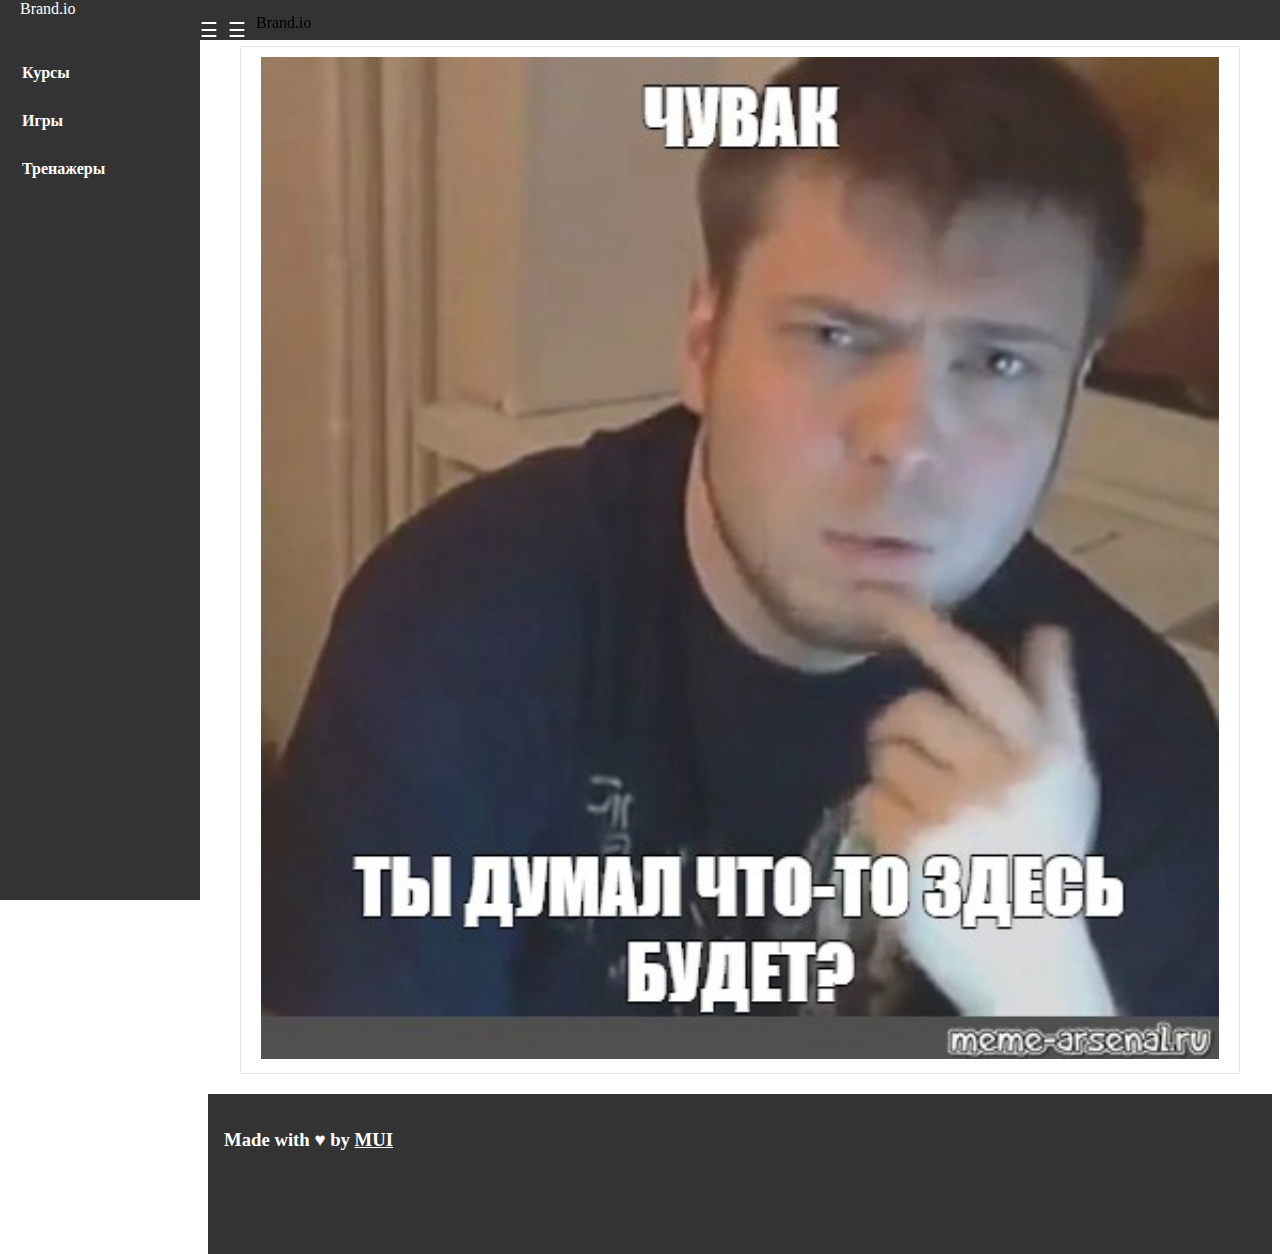
<file: mem.html>
<!doctype html>
<html>
<head>
    <meta charset="utf-8">
    <meta http-equiv="X-UA-Compatible" content="IE=edge">
    <meta name="viewport" content="width=device-width, initial-scale=1">
    <title>MUI Landing Page with Extras</title>
    <link rel="stylesheet" href="//cdnjs.cloudflare.com/ajax/libs/font-awesome/4.7.0/css/font-awesome.min.css">
    <link rel="stylesheet" href="//cdnjs.cloudflare.com/ajax/libs/animate.css/3.5.2/animate.min.css">
    <link rel="stylesheet" href="//cdn.muicss.com/mui-latest/extra/mui-colors.min.css">

    <link href="//cdn.muicss.com/mui-latest/css/mui.min.css" rel="stylesheet" type="text/css" />
    <link href="cssmain.css" rel="stylesheet" type="text/css"/>
    <script src="//cdn.muicss.com/mui-latest/js/mui.min.js"></script>
    <script src="//code.jquery.com/jquery-2.1.4.min.js"></script>
    <script src="jsskript.js"></script>
</head>
<body>
<div id="sidedrawer" class="mui--no-user-select">
    <div id="sidedrawer-brand" class="mui--appbar-line-height">
        <a class="mui--text-title" href="index.html">Brand.io</a>
    </div>
    <div class="mui-divider"></div>
    <ul>
        <li>
            <strong>Курсы</strong>
            <ul>
                <li><a href="https://practicum.yandex.ru/frontend-developer-ab/">Yandex</a></li>
                <li><a href="https://skillbox.ru/course/profession-developer-trial/?utm_source=yandex&utm_medium=cpc&utm_campaign=1873_profession-developer_yandex_cpc_poisk_course_ru_code-trial_skillbox_105214149&utm_content=adg_5381791759|ad_15681654002|ph_49559672434|key_---autotargeting|dev_desktop|pst_premium_4|rgnid_10939_Республика%20Коми|placement_none|creative_{creative_name}&utm_term=---autotargeting&yclid=7231862183104348159">Skillbox</a></li>
                <li><a href="https://productstar.ru/dev-java-prof?utm_source=Yandex&utm_medium=cpc&utm_campaign=Search_Dev-Java-Prof_August_113768246&utm_term=обучение%20ява%20скрипт&utm_content=08-2024&roistat_referrer=none&roistat_pos=premium_3&roistat=direct4_search_16436229770_обучение%20ява%20скрипт&yclid=13939481950334222335">Productstar</a></li>
            </ul>
        </li>
        <li>
            <strong>Игры</strong>
            <ul>
                <li><a href="gamecsshtml.html">HTML и CSS</a></li>
                <li><a href="gamejs.html">JavaScript</a></li>
            </ul>
        </li>
        <li>
            <strong>Тренажеры</strong>
            <ul>
                <li><a href="https://www.ozaria.com">Ozaria</a></li>
                <li><a href="https://gridcritters.com/?ref=xranks">Grid Сritters</a></li>
            </ul>
        </li>
    </ul>
</div>
<header id="header">
    <div class="mui-appbar mui--appbar-line-height">
        <div class="mui-container-fluid">
            <a class="icon-toggle mui--visible-xs-inline-block mui--visible-sm-inline-block js-show-sidedrawer sidedrawer-toggle">☰</a>
            <a class="icon-toggle mui--hidden-xs mui--hidden-sm js-hide-sidedrawer sidedrawer-toggle">☰</a>
            <span class="mui--text-title mui--visible-xs-inline-block mui--visible-sm-inline-block">Brand.io</span>
            <div class="mui--text-right">
            </div>
        </div>
    </div>
</header>
<div id="content-wrapper">
    <div class="mui--appbar-height"></div>
    <br>
    <div class="text">
        <div class="stk-mask" data-ce-tag="mask">
            <img src="/img/mem1.jpg" width="1000" height="680">
        </div>
    </div>
</div>
<footer id="footere">
    <div class="mui-container-fluid">
        <h3>
            Made with ♥ by <a href="https://www.muicss.com">MUI</a>
        </h3>
    </div>
</footer>
</body>
</html>
</file>
<file: cssmain.css>
/**
 * Body CSS
 */
html,
body {
    height: 100%;
    background-color: #ffffff;
}

html,
body,
input,
textarea,
buttons {
    -webkit-font-smoothing: antialiased;
    -moz-osx-font-smoothing: grayscale;
    text-shadow: 1px 1px 1px rgba(0, 0, 0, 0.004);
}


/**
 * Header CSS
*/
#sidedrawer {
    position: fixed;
    top: 0;
    left: 0;
    height: 100%;
    width: 250px;
    background-color: #ffffff;
    z-index: 999;
    transform: translateX(-100%);
    transition: transform 0.3s ease; /* Плавный переход */
}

.sidedrawer-open {
    transform: translateX(0);
}

.mui-appbar {
    background-color: #333333; /* Цвет фона для примера */
}

.hidden {
    transform: translateY(-100%);
}

header {
    position: fixed;
    top: 0;
    right: 0;
    left: 0;
    z-index: 2;
}

header .mui-container-fluid {
    display: flex;
    align-items: center; /* Выравнивание по вертикали */
    justify-content: space-between; /* Распределение пространства между элементами */
    padding-top: 5px; /* Установите желаемое значение отступа сверху */
}

header .mui--text-right {
    margin-left: auto; /* Сдвинуть блок с ссылками вправо */
    padding-top: 4px; /* Установите желаемое значение отступа сверху */
}

header ul.mui-list--inline {
    margin-bottom: 0;
}

.mui-container-fluid {
    display: flex;
    align-items: center; /* Выравнивание по вертикали */
    justify-content: space-between; /* Распределение пространства между элементами */
    width: 100%; /* Убедитесь, что контейнер занимает полную ширину */
}

.icon-toggle {
    margin-top: 15px; /* Установите желаемое значение отступа сверху */
}
.mui-btn--primary{
    background-color: #504f4f;
}


#sidedrawer ul li a {
    display: inline-block;
    padding: 10px 15px;
    text-decoration: none;
    color: white;
    background: #504f4f; /* Начальный цвет фона */
    transition: background 0.5s ease;
    border-radius: 5px;
}

#sidedrawer ul li a:hover {
    background: #333333;
    background-size: 200% 200%;
    animation: gradient 3s ease infinite;
}

@keyframes gradient {
    0% {
        background-position: 0% 50%;
    }
    50% {
        background-position: 100% 50%;
    }
    100% {
        background-position: 0% 50%;
    }
}
/*
кнопка в верх
 */


/*
 * вкладки
 */


.tab-content .mui-tabs__pane {
    display: none;
}

.tab-content .mui-tabs__pane:target {
    display: block;
}

.mui-tabs__bar {
    background-color: #333333; /* Темный фон для панели вкладок */
}

.mui-tabs__bar li {
    margin: 0; /* Убирает отступы между элементами списка */
}

.mui-tabs__bar a h4 {
    color: #ffffff; /* Белый цвет текста */
    margin: 0; /* Убирает отступы у заголовка */
    padding: 10px; /* Добавляет отступы внутри ссылки */
    display: block; /* Заставляет ссылку занимать всю ширину ячейки */
    transition: background-color 0.3s ease; /* Плавный переход цвета */
}

.mui-tabs__bar li:hover a h4 {
    background-color: #504f4f; /* Цвет фона при наведении */
}

.tag-1 a h4 {
    background-color: #504f4f; /* Фоновый цвет для активной вкладки */
    border-radius: 5px; /* Закругление углов для вкладки */
}

.tag-2 a h4 {
    background-color: #504f4f; /* Фоновый цвет для активной вкладки */
    border-radius: 5px; /* Закругление углов для вкладки */
}

.tag-3 a h4 {
    background-color: #504f4f; /* Фоновый цвет для активной вкладки */
    border-radius: 5px; /* Закругление углов для вкладки */
}

.tag-1{
    background-color: #333333;
    color: white;
}

.tag-2{
    background-color: #333333;
    color: white;
}

.tag-3{
    background-color: #333333;
    color: white;
}

/**
 * Content CSS
 */
#content-wrapper {
    box-sizing: border-box;
    min-height: 100%;
    margin-bottom: -80px;
    padding-bottom: 80px;
}
/**
 * Layout CSS
 */

#header {
    position: fixed;
    top: 0;
    right: 0;
    left: 0;
    z-index: 2;
    transition: left 0.2s;
}

#sidedrawer {
    position: fixed;
    top: 0;
    bottom: 0;
    width: 200px;
    left: -200px;
    overflow: auto;
    z-index: 2;
    background: #333333;
    transition: transform 0.2s;
}

#sidedrawer-brand .mui--text-title {
    color: #ffffff; /* Белый цвет текста */
    text-decoration: none; /* Убирает подчеркивание */
}

#content-wrapper {
    min-height: 100%;
    overflow-x: hidden;
    margin-left: 0px;
    transition: margin-left 0.2s;

    /* sticky bottom */
    box-sizing: border-box;
    margin-bottom: -160px;
    padding-bottom: 160px;
}

#footere {
    background-color: #333333;
    padding: 1em;
    text-align: left;
}
#footere {
    background-color: #333333;
    color: #fff;
}

#footere a {
    color: #fff;
    text-decoration: underline;
}


#footere {
    box-sizing: border-box;
    height: 160px;
    margin-left: 0px;
    transition: margin-left 0.2s;
}



.mui-container-fluid{
    background-color: #333333;
}


@media (min-width: 768px) {
    #header {
        left: 200px;
    }

    #sidedrawer {
        transform: translate(200px);
    }

    #content-wrapper {
        margin-left: 200px;
    }

    #footere {
        margin-left: 200px;
        background-color: #333333;
    }

    body.hide-sidedrawer #header {
        left: 0;
    }

    body.hide-sidedrawer #sidedrawer {
        transform: translate(0px);
    }

    body.hide-sidedrawer #content-wrapper {
        margin-left: 0;
    }

    body.hide-sidedrawer #footer {
        margin-left: 0;
    }
}

/**
 * Toggle Sidedrawer
 */
#sidedrawer.active {
    transform: translate(200px);
}


/**
 * Header CSS
 */

.sidedrawer-toggle {
    color: #fff;
    cursor: pointer;
    font-size: 20px;
    line-height: 20px;
    margin-right: 10px;
}

.sidedrawer-toggle:hover {
    color: #fff;
    text-decoration: none;
}


/**
 * Sidedrawer CSS
 */

#sidedrawer ul ul {
    display: none; /* Скрывает вложенные списки по умолчанию */
}


#sidedrawer-brand {
    padding-left: 20px;
}

#sidedrawer ul {
    list-style: none;
}

#sidedrawer > ul {
    padding-left: 0px;
}

#sidedrawer > ul > li:first-child {
    padding-top: 15px;
}

#sidedrawer strong {
    display: block;
    padding: 15px 22px;
    cursor: pointer;
}

#sidedrawer strong:hover {
    background: #504f4f;
}

#sidedrawer strong + ul > li {
    padding: 6px 0px;
}


/**
 * Footer CSS
 */

#footer {
    background-color: #0288D1;
    color: #fff;
}

#footer a {
    color: #fff;
    text-decoration: underline;
}
/*
Видео
 */
.video-container {
    display: flex;
    justify-content: center; /* Центрирует видео по горизонтали */
    align-items: center; /* Центрирует видео по вертикали */
    margin: 20px; /* Отступы вокруг контейнера */
    padding: 0; /* Убирает внутренние отступы */
    width: 100%; /* Задает ширину контейнера */
    height: auto; /* Высота адаптивная */
}

.video-wrapper {
    position: relative;
    width: 80%; /* Уменьшает ширину видео до 80% */
    max-width: 800px; /* Максимальная ширина контейнера */
    padding-top: 35%;
    height: 0; /* Высота устанавливается через padding */
    overflow: hidden; /* Скрывает часть видео, выходящую за пределы */
}

.video-wrapper iframe {
    position: absolute;
    top: 0;
    left: 0;
    width: 100%; /* Заполняет ширину контейнера */
    height: 100%; /* Заполняет высоту контейнера */
}


/**
 * Text CSS
 */


pre[class*="language-"] {
    padding: 20px;
    margin: 0 0 30px;
    overflow: auto;
}

.token.atrule, .token.attr-value, .token.keyword {
    color: #07a;
}

.token.selector, .token.attr-name, .token.string, .token.char, .token.builtin, .token.inserted {
    color: #690;
}


div.code-toolbar {
    position: relative;
}

div.code-toolbar>.toolbar .toolbar-item {
    display: inline-block;
}

div.code-toolbar>.toolbar span {
    display: block;
    background: #faf9f8;
    border: 1px solid #e6e6e6;
    font-size: .8em;
    padding: 2px 10px;
}

div.code-toolbar>.toolbar{
    position: absolute;
    top: 0;
    right: 0;
}


.token.attr-value{
    color: #07a;
}

.token.attr-name{
    color: #690;
}

.code-toolbar{
    background: #e1e0e0;
    border: 1px solid #e6e6e6;
}

.token.tag{
    color: #905;
}

.token.punctuation{
    color: #999;
}

.zag{
    list-style: circle;
    margin-bottom: 10px;
}

h3{
    margin-bottom: 15px;
}

.size-page-image{
    width: 250px;
    float: left;
    margin: 30px 20px;
}

jk{
    color: black;
}

kpg{
    background: #e8e8e8
}


.text {
    border: 1px solid rgb(230, 230, 231); /* Добавил толщину границы для лучшей видимости */
    margin: 20px auto;
    padding: 10px 20px; /* Отступ слева и справа */
    width: 90%;
    max-width: 1200px;
    font-size: 16px; /*  Заменил 5vw на фиксированный размер для лучшей читаемости.  5vw может быть слишком большим на маленьких экранах. */
    word-break: break-word; /*  Лучше для переноса слов */
    hyphens: auto; /* Включает автоматический перенос слов по слогам (поддерживается не всеми браузерами одинаково) */
}

element.style {
    color: rgb(150, 203, 254);
}
.baner{
    width:1000px;
    padding-left: 10px;

}
.stk-reset{
    margin-left: 1.3em;
    margin-top: 10px;
}
.stk-mask img {
    width: 100%; /* Изображение будет занимать 100% ширины родительского контейнера */
    height: auto; /* Высота будет автоматически подстраиваться для сохранения пропорций */
}
.fixed-caption {
    width: 1000px; /* Фиксированная ширина блока */
    margin: 10px auto; /* Центрирование блока с небольшим отступом сверху и снизу */
    text-align: center; /* Выравнивание текста по центру */
    font-size: 12px; /* Установите желаемый размер шрифта */
}

.small-text {
    font-size: 15px; /* Установите желаемый размер шрифта */
}

.h3-small {
    font-size: 23px; /* Установите желаемый размер шрифта для h3 */
}

/*
банер
 */
.baner-2 {
    background: #eeecec;
    border-radius: 10px; /* Закругление углов */
    padding: 10px; /* Добавлено для отступа внутри блока */
}

.baner {
    padding: 0em; /* Отступы для баннера */
    background-color: #f0f0f0; /* Цвет фона для баннера */
    width: 100%; /* Ширина баннера 90% от родительского элемента */
    max-width: 1500px; /* Максимальная ширина 800px */
    margin: 0 auto; /* Центрирование баннера */
    text-align: left; /* Выравнивание текста влево */
}

.baner-2 {
    overflow-x: auto;
    white-space: nowrap;
    padding: 20px;
    background-color: #f0f0f0;
    border-radius: 5px;
}

.baner-2 h3 {
    display: inline-block;
    font-size: 26px;
}

.hljs {
    display: block;
    width: 100%; /* Ширина блока 100% */
    overflow-x: auto; /* Плавный скроллинг по оси X */
    padding: 0.5em; /* Отступы внутри блока */
    background: rgb(0, 0, 0);
    color: rgb(248, 248, 248);

}

.hljs-tag {
    color: rgb(150, 203, 254);
}

.hljs-name {
    color: rgb(150, 203, 254);
}

.hljs-string {
    color: rgb(168, 255, 96);
}

.hljs-attr {
    color: rgb(168, 255, 96); /* Цвет для атрибутов */
}

.hljs-text{
    color: #cccccc;
}

strong{
    color: #ffffff;
}
/*
таблица
 */
.token.property, .token.tag, .token.boolean, .token.number, .token.constant, .token.symbol, .token.deleted {
    color: #905;
}

.token.function, .token.class-name {
    color: #DD4A68;
}

.token.operator, .token.entity, .token.url, .language-css .token.string, .style .token.string {
    color: #9a6e3a;
}

table {
    width: 100%; /* Установите желаемую ширину таблицы */
    margin: 0 auto; /* Центрирование таблицы */
    border-collapse: collapse; /* Убирает двойные границы */
}

th, td {
    padding: 5px; /* Уменьшение отступов внутри ячеек */
    text-align: left; /* Выравнивание текста по центру */
}

th {
    background-color: #f0f0f0; /* Цвет фона заголовков */
}

/*
таблица
 */
.t3 {
    border-collapse: collapse; /* Убирает двойные границы */
    width: 100%; /* Задает ширину таблицы */
}

.t3 caption {
    font-weight: bold; /* Делает заголовок таблицы жирным */
    margin-bottom: 10px; /* Отступ снизу */
}

.t3 td {
    border: 1px solid #000; /* Черная граница для ячеек */
    padding: 8px; /* Отступ внутри ячейки */
}

table {
    width: 100%;
    border: 1px solid #736f6f;
    margin-bottom: 30px;
}
caption {
    color: #ababab;
    text-transform: uppercase;
    font-size: 14px;
    margin: 10px 0;
    text-align: right;
}
tbody {
    display: table-row-group;
    vertical-align: middle;
    unicode-bidi: isolate;
    border-color: inherit;
}
table {
    border-collapse: separate;
    text-indent: initial;
    border-spacing: 2px;
}
tr {
    display: table-row;
    vertical-align: inherit;
    unicode-bidi: isolate;
    border-color: inherit;
}
/*
нижний предел
 */

#footer {
    background-color: #096fd9; /* Цвет фона для футера */
    padding: 1em; /* Отступы для футера */
    text-align: left; /* Выравнивание текста влево */
}

.mui--text-left {
    text-align: left; /* Дополнительное выравнивание текста влево */
}

.size-page-image {
    max-width: 100%;  /* Максимальная ширина 100% родительского элемента */
    height: auto;      /* Автоматическая высота для сохранения пропорций */
    display: block;     /* Центрирование изображения */
    margin-left: auto;  /* Центрирование изображения */
    margin-right: auto; /* Центрирование изображения */
}
@media (max-width: 600px) {
    .size-page-image {
        width: 100%; /* Полная ширина для маленьких экранов */
    }
}
</file>
